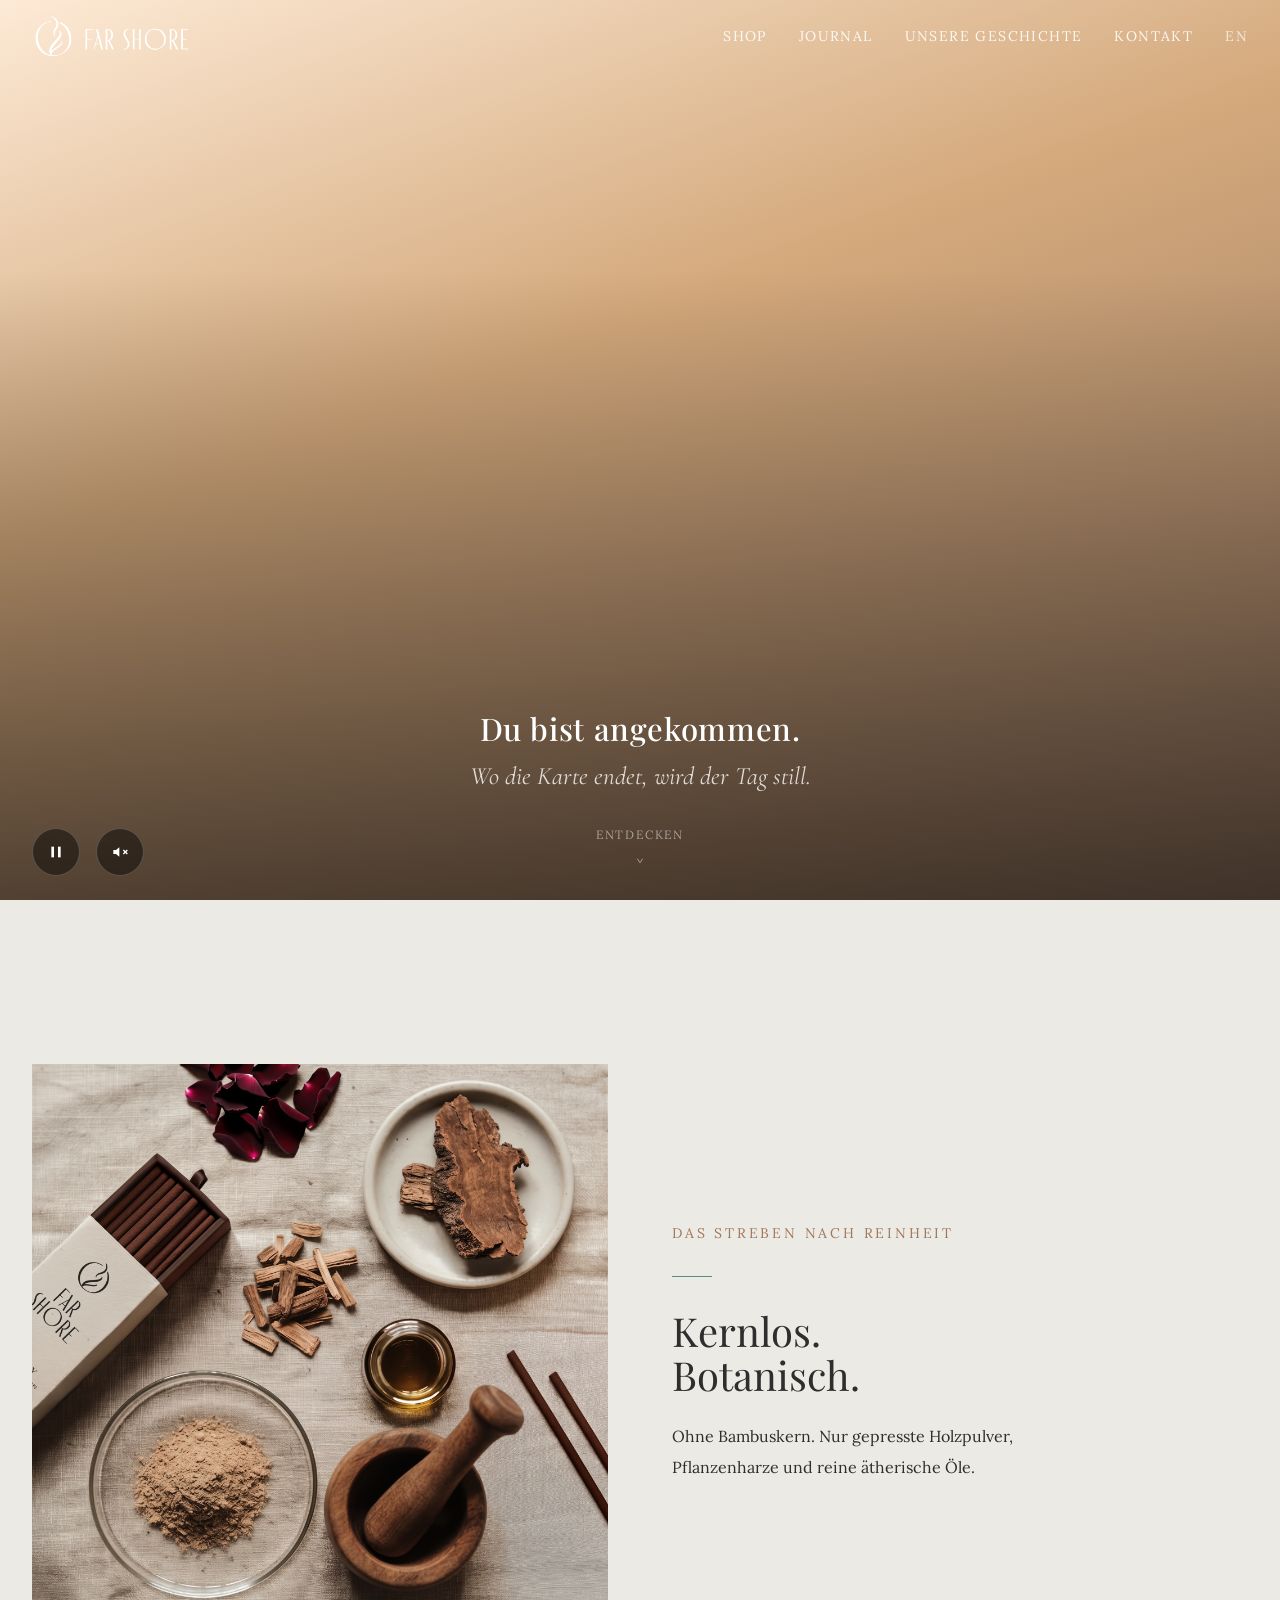
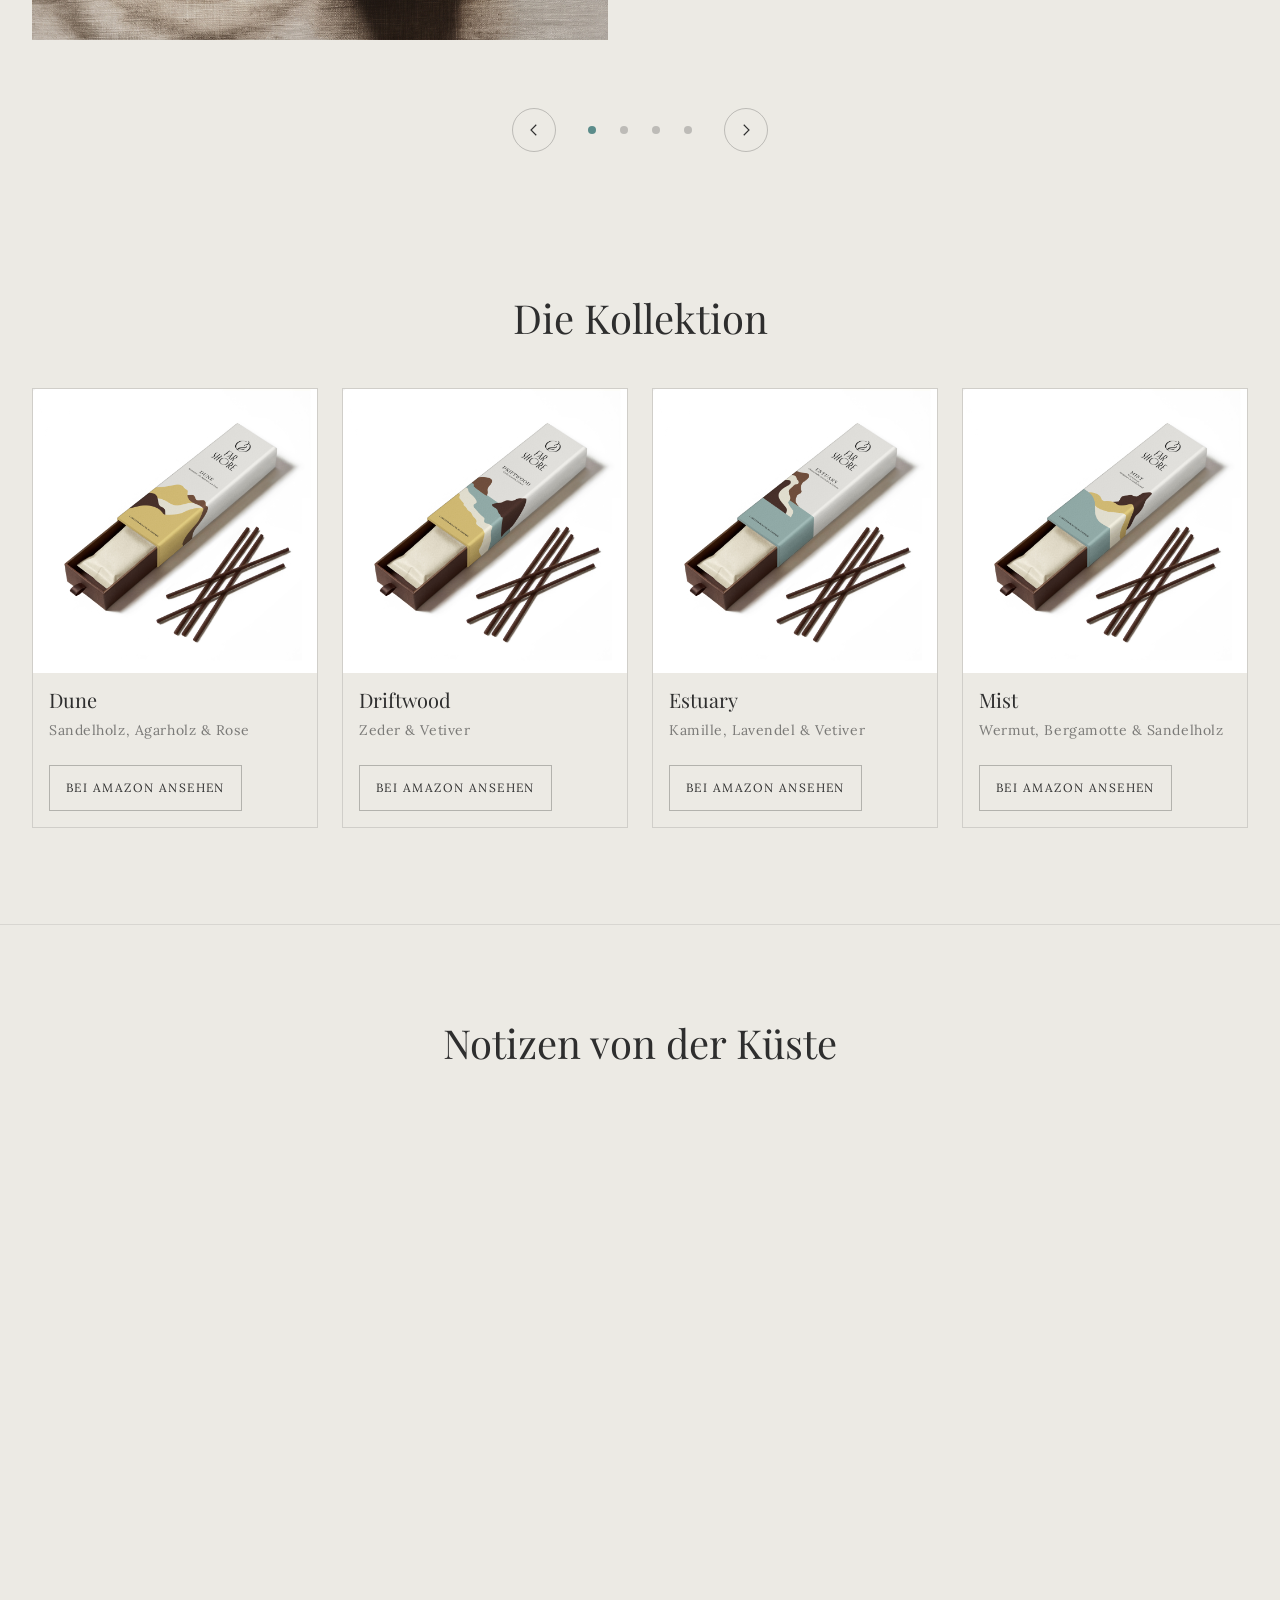
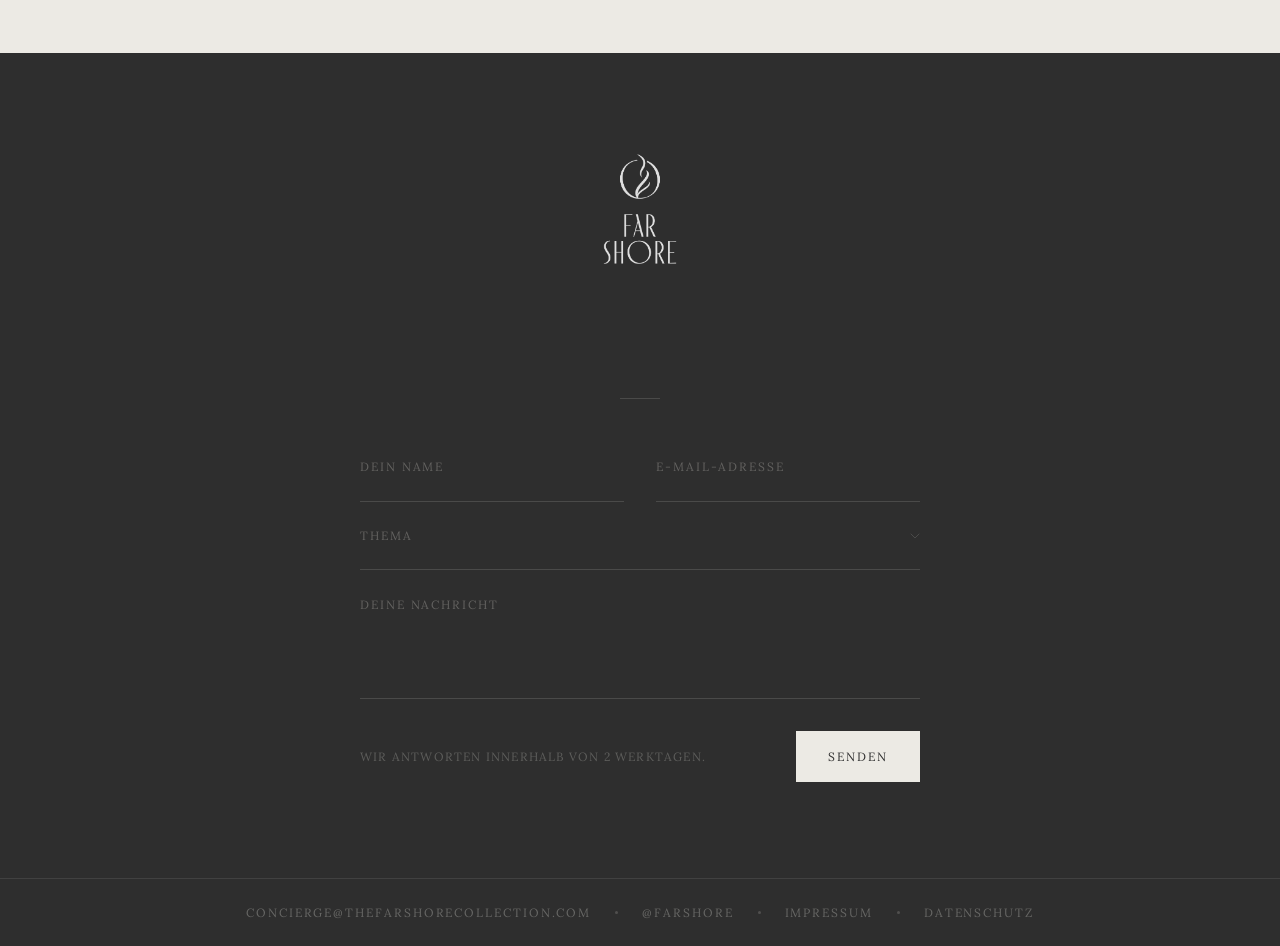
<file: index.html>
<!doctype html>
<html lang="de">
  <head>
    <meta charset="UTF-8" />
    <meta name="viewport" content="width=device-width, initial-scale=1.0" />
    <meta
      name="description"
      content="Far Shore — Erstklassiges kernloses Naturräucherwerk. Eine 30-minütige Auszeit für den Geist."
    />
    <title>Far Shore - Premium Natural Incense</title>

    <!-- Favicon -->
    <link rel="icon" type="image/png" href="/images/logo/logo_symbol.png" />

    <!-- Fonts -->
    <link rel="preconnect" href="https://fonts.googleapis.com" />
    <link rel="preconnect" href="https://fonts.gstatic.com" crossorigin />
    <link
      href="https://fonts.googleapis.com/css2?family=Playfair+Display:ital,wght@0,400;0,500;1,400&family=Cormorant+Garamond:ital,wght@0,300;1,300;1,400&family=Lora:ital,wght@0,400;0,500;1,400&display=swap"
      rel="stylesheet"
    />

    <!-- CSS -->
    <link rel="stylesheet" href="/css/reset.css" />
    <link rel="stylesheet" href="/css/tokens.css" />
    <link rel="stylesheet" href="/css/typography.css" />
    <link rel="stylesheet" href="/css/layout.css" />
    <link rel="stylesheet" href="/css/animations.css" />
    <link rel="stylesheet" href="/css/nav.css?v=4" />
    <link rel="stylesheet" href="/css/hero.css" />
    <link rel="stylesheet" href="/css/ritual.css" />
    <link rel="stylesheet" href="/css/carousel.css" />
    <link rel="stylesheet" href="/css/collection.css" />
    <link rel="stylesheet" href="/css/journal.css" />
    <link rel="stylesheet" href="/css/contact.css" />
    <link rel="stylesheet" href="/css/footer.css" />
  </head>
  <body>
    <!-- ─────────────────────────────────────────
       NAV
  ───────────────────────────────────────── -->
    <nav class="site-nav" role="navigation" data-i18n-aria="nav.aria">
      <div class="site-nav__inner">
        <a href="/" class="site-nav__wordmark" aria-label="Far Shore home">
          <img
            src="/images/logo/logo_horizontal.png"
            alt="Far Shore"
            class="site-nav__logo"
          />
        </a>

        <ul class="site-nav__links" role="list">
          <li>
            <a
              class="site-nav__link"
              data-scroll-to="collection"
              data-i18n="nav.shop"
            ></a>
          </li>
          <li>
            <a
              class="site-nav__link"
              data-scroll-to="journal"
              data-i18n="nav.journal"
            ></a>
          </li>
          <li>
            <a
              class="site-nav__link"
              data-scroll-to="ritual"
              data-i18n="nav.story"
            ></a>
          </li>
          <li>
            <a
              class="site-nav__link"
              data-scroll-to="contact"
              data-i18n="nav.contact"
            ></a>
          </li>
          <li><button class="lang-toggle" id="langToggle">EN</button></li>
        </ul>

        <button
          class="site-nav__hamburger"
          data-i18n-aria="nav.open"
          aria-expanded="false"
        >
          <span></span>
          <span></span>
          <span></span>
        </button>
      </div>
    </nav>

    <!-- Mobile overlay menu -->
    <div
      class="site-nav__overlay"
      role="dialog"
      aria-modal="true"
      aria-label="Navigationsmenü"
    >
      <button class="site-nav__overlay-close" data-i18n-aria="nav.close">
        &times;
      </button>
      <nav>
        <a
          href="#collection"
          class="site-nav__overlay-link"
          data-i18n="nav.shop"
        ></a>
        <a
          href="#journal"
          class="site-nav__overlay-link"
          data-i18n="nav.journal"
        ></a>
        <a
          href="#ritual"
          class="site-nav__overlay-link"
          data-i18n="nav.story"
        ></a>
        <a
          href="#contact"
          class="site-nav__overlay-link"
          data-i18n="nav.contact"
        ></a>
      </nav>
      <button class="lang-toggle lang-toggle--overlay" id="langToggleOverlay">
        EN
      </button>
    </div>

    <!-- ─────────────────────────────────────────
       HERO
  ───────────────────────────────────────── -->
    <section class="hero" aria-label="Hero">
      <video class="hero__video" autoplay muted playsinline aria-hidden="true">
        <source src="/video/home.mp4" type="video/mp4" />
      </video>

      <!-- Fallback gradient shown when no video -->
      <div class="hero__video-fallback" aria-hidden="true"></div>

      <!-- Video controls — bottom left -->
      <div class="hero__controls">
        <button
          class="hero__ctrl-btn"
          id="heroPlay"
          data-i18n-aria="hero.play.aria"
        >
          <!-- Play icon (shown when paused) -->
          <svg
            class="hero__ctrl-icon hero__ctrl-icon--play"
            viewBox="0 0 24 24"
            fill="currentColor"
            aria-hidden="true"
          >
            <polygon points="6,4 20,12 6,20" />
          </svg>
          <!-- Pause icon (shown when playing) -->
          <svg
            class="hero__ctrl-icon hero__ctrl-icon--pause"
            viewBox="0 0 24 24"
            fill="currentColor"
            aria-hidden="true"
          >
            <rect x="5" y="4" width="4" height="16" />
            <rect x="15" y="4" width="4" height="16" />
          </svg>
        </button>
        <button
          class="hero__ctrl-btn"
          id="heroMute"
          data-i18n-aria="hero.mute.aria"
        >
          <!-- Muted icon (shown when muted) -->
          <svg
            class="hero__ctrl-icon hero__ctrl-icon--muted"
            viewBox="0 0 24 24"
            fill="none"
            stroke="currentColor"
            stroke-width="2"
            aria-hidden="true"
          >
            <polygon
              points="11,5 6,9 2,9 2,15 6,15 11,19"
              fill="currentColor"
              stroke="none"
            />
            <line x1="23" y1="9" x2="17" y2="15" />
            <line x1="17" y1="9" x2="23" y2="15" />
          </svg>
          <!-- Unmuted icon (shown when sound is on) -->
          <svg
            class="hero__ctrl-icon hero__ctrl-icon--unmuted"
            viewBox="0 0 24 24"
            fill="none"
            stroke="currentColor"
            stroke-width="2"
            aria-hidden="true"
          >
            <polygon
              points="11,5 6,9 2,9 2,15 6,15 11,19"
              fill="currentColor"
              stroke="none"
            />
            <path d="M15.54 8.46a5 5 0 0 1 0 7.07" />
            <path d="M19.07 4.93a10 10 0 0 1 0 14.14" />
          </svg>
        </button>
      </div>

      <!-- Text content — bottom of video -->
      <div class="hero__content">
        <h1 class="hero__headline" data-i18n="hero.headline"></h1>
        <p class="hero__poetry" data-i18n="hero.poetry"></p>
        <a
          href="#collection"
          class="hero__scroll-down"
          data-i18n-aria="hero.scroll.aria"
        >
          <span data-i18n="hero.scroll"></span>
          <svg
            viewBox="0 0 16 24"
            stroke-width="1.5"
            fill="none"
            stroke="currentColor"
            aria-hidden="true"
          >
            <polyline points="4,10 8,16 12,10" />
          </svg>
        </a>
      </div>
    </section>

    <!-- ─────────────────────────────────────────
       THE RITUAL
  ───────────────────────────────────────── -->
    <section class="ritual" id="ritual" aria-label="Das Ritual">
      <div class="carousel" data-carousel aria-label="Das Ritual">
        <!--
          To add a slide: copy one <div class="carousel__slide">…</div> block below
          and change the image, label, heading and text. Arrows and dots update automatically.
        -->
        <div class="carousel__track">
          <!-- Slide 1 -->
          <div class="carousel__slide">
            <div class="ritual__inner">
              <!-- Left: parallax image -->
              <div class="ritual__image-wrap">
                <img
                  class="ritual__image-base"
                  src="/images/carousel/slide-1.jpg"
                  alt="Far Shore ingredient transparency"
                />
              </div>

              <!-- Right: text -->
              <div class="ritual__text reveal reveal--right">
                <span
                  class="ritual__label"
                  data-i18n="ritual.slide1.label"
                ></span>
                <div class="ritual__divider" aria-hidden="true"></div>
                <h5
                  class="ritual__heading"
                  data-i18n="ritual.slide1.heading"
                ></h5>
                <p class="ritual__body" data-i18n="ritual.slide1.body"></p>
              </div>
            </div>
          </div>

          <!-- Slide 2 -->
          <div class="carousel__slide">
            <div class="ritual__inner">
              <div class="ritual__image-wrap">
                <img
                  class="ritual__image-base"
                  src="/images/carousel/slide-2.jpg"
                  data-i18n-alt="ritual.slide2.alt"
                  loading="lazy"
                />
              </div>
              <div class="ritual__text reveal reveal--right">
                <span
                  class="ritual__label"
                  data-i18n="ritual.slide2.label"
                ></span>
                <div class="ritual__divider" aria-hidden="true"></div>
                <h5
                  class="ritual__heading"
                  data-i18n="ritual.slide2.heading"
                ></h5>
                <p class="ritual__body" data-i18n="ritual.slide2.body"></p>
              </div>
            </div>
          </div>

          <!-- Slide 3 -->
          <div class="carousel__slide">
            <div class="ritual__inner">
              <div class="ritual__image-wrap">
                <img
                  class="ritual__image-base"
                  src="/images/carousel/slide-3.jpg"
                  data-i18n-alt="ritual.slide3.alt"
                  loading="lazy"
                />
              </div>
              <div class="ritual__text reveal reveal--right">
                <span
                  class="ritual__label"
                  data-i18n="ritual.slide3.label"
                ></span>
                <div class="ritual__divider" aria-hidden="true"></div>
                <h5
                  class="ritual__heading"
                  data-i18n="ritual.slide3.heading"
                ></h5>
                <p class="ritual__body" data-i18n="ritual.slide3.body"></p>
              </div>
            </div>
          </div>

          <!-- Slide 4 -->
          <div class="carousel__slide">
            <div class="ritual__inner">
              <div class="ritual__image-wrap">
                <img
                  class="ritual__image-base"
                  src="/images/carousel/slide-4.jpg"
                  data-i18n-alt="ritual.slide4.alt"
                  loading="lazy"
                />
              </div>
              <div class="ritual__text reveal reveal--right">
                <span
                  class="ritual__label"
                  data-i18n="ritual.slide4.label"
                ></span>
                <div class="ritual__divider" aria-hidden="true"></div>
                <h5
                  class="ritual__heading"
                  data-i18n="ritual.slide4.heading"
                ></h5>
                <p class="ritual__body" data-i18n="ritual.slide4.body"></p>
              </div>
            </div>
          </div>
        </div>
      </div>
    </section>

    <!-- ─────────────────────────────────────────
       THE COLLECTION
  ───────────────────────────────────────── -->
    <section class="collection" id="collection" aria-label="Die Kollektion">
      <div class="collection__inner">
        <h2 class="section-heading reveal" data-i18n="collection.heading"></h2>

        <div class="collection__grid stagger">
          <!-- Dune -->
          <article class="product-card reveal">
            <div class="product-card__image-wrap">
              <img src="/images/products/dune.jpg" alt="Dune" />
            </div>
            <div class="product-card__body">
              <h3 class="product-card__name">Dune</h3>
              <p class="product-card__notes" data-i18n="product.dune.notes"></p>
              <a
                class="product-card__cta"
                href="https://www.amazon.de/dp/B0HKR51VRP"
                target="_blank"
                rel="noopener noreferrer"
                data-i18n="product.add_to_cart"
              ></a>
            </div>
          </article>

          <!-- Driftwood -->
          <article class="product-card reveal">
            <div class="product-card__image-wrap">
              <img src="/images/products/driftwood.jpg" alt="Driftwood" />
            </div>
            <div class="product-card__body">
              <h3 class="product-card__name">Driftwood</h3>
              <p
                class="product-card__notes"
                data-i18n="product.driftwood.notes"
              ></p>
              <a
                class="product-card__cta"
                href="https://www.amazon.de/dp/B0HK24SSRL"
                target="_blank"
                rel="noopener noreferrer"
                data-i18n="product.add_to_cart"
              ></a>
            </div>
          </article>

          <!-- Estuary -->
          <article class="product-card reveal">
            <div class="product-card__image-wrap">
              <img src="/images/products/estuary.jpg" alt="Estuary" />
            </div>
            <div class="product-card__body">
              <h3 class="product-card__name">Estuary</h3>
              <p
                class="product-card__notes"
                data-i18n="product.estuary.notes"
              ></p>
              <!-- TODO: replace with the Estuary product listing once live -->
              <a
                class="product-card__cta"
                href="https://www.amazon.de/dp/B0HMLMRZ73"
                target="_blank"
                rel="noopener noreferrer"
                data-i18n="product.add_to_cart"
              ></a>
            </div>
          </article>

          <!-- Mist -->
          <article class="product-card reveal">
            <div class="product-card__image-wrap">
              <img src="/images/products/mist.jpg" alt="Mist" />
            </div>
            <div class="product-card__body">
              <h3 class="product-card__name">Mist</h3>
              <p class="product-card__notes" data-i18n="product.mist.notes"></p>
              <a
                class="product-card__cta"
                href="https://www.amazon.de/dp/B0HKRL8SJ6"
                target="_blank"
                rel="noopener noreferrer"
                data-i18n="product.add_to_cart"
              ></a>
            </div>
          </article>
        </div>
      </div>
    </section>

    <!-- ─────────────────────────────────────────
       THE JOURNAL
  ───────────────────────────────────────── -->
    <section class="journal" id="journal" aria-label="Journal">
      <div class="journal__inner">
        <h2 class="section-heading reveal" data-i18n="journal.heading"></h2>

        <div class="journal__grid stagger">
          <!-- Card 1 — Brand story -->
          <article class="journal-card reveal">
            <div class="journal-card__image-wrap">
              <img
                src="/images/journal/die-ferne-kueste/hero.jpg"
                alt="Die ferne Küste"
              />
            </div>
            <div class="journal-card__body">
              <h3
                class="journal-card__title"
                data-i18n="journal.card1.title"
              ></h3>
              <p
                class="journal-card__excerpt"
                data-i18n="journal.card1.excerpt"
              ></p>
              <a
                href="/journal/die-ferne-kueste/"
                class="journal-card__read-more"
                data-i18n="journal.read_more"
              ></a>
            </div>
          </article>

          <!-- Card 2 — Value proposition -->
          <article class="journal-card reveal">
            <div class="journal-card__image-wrap">
              <img
                src="/images/journal/kernloses-raeucherwerk/inline-1.jpeg"
                alt="Kernlos. Botanisch."
              />
            </div>
            <div class="journal-card__body">
              <h3
                class="journal-card__title"
                data-i18n="journal.card2.title"
              ></h3>
              <p
                class="journal-card__excerpt"
                data-i18n="journal.card2.excerpt"
              ></p>
              <a
                href="/journal/kernloses-raeucherwerk/"
                class="journal-card__read-more"
                data-i18n="journal.read_more"
              ></a>
            </div>
          </article>

          <!-- Card 3 — Heritage & craftsmanship -->
          <article class="journal-card reveal">
            <div class="journal-card__image-wrap">
              <img
                src="/images/journal/handwerk-raeucherwerk/hero.jpg"
                alt="Handwerk"
              />
            </div>
            <div class="journal-card__body">
              <h3
                class="journal-card__title"
                data-i18n="journal.card3.title"
              ></h3>
              <p
                class="journal-card__excerpt"
                data-i18n="journal.card3.excerpt"
              ></p>
              <a
                href="/journal/handwerk-raeucherwerk/"
                class="journal-card__read-more"
                data-i18n="journal.read_more"
              ></a>
            </div>
          </article>

          <!-- Card 4 — The ritual -->
          <article class="journal-card reveal">
            <div class="journal-card__image-wrap">
              <img
                src="/images/journal/far-shore-ritual/hero.jpg"
                alt="Das Far Shore Ritual"
              />
            </div>
            <div class="journal-card__body">
              <h3
                class="journal-card__title"
                data-i18n="journal.card4.title"
              ></h3>
              <p
                class="journal-card__excerpt"
                data-i18n="journal.card4.excerpt"
              ></p>
              <a
                href="/journal/far-shore-ritual/"
                class="journal-card__read-more"
                data-i18n="journal.read_more"
              ></a>
            </div>
          </article>
        </div>
      </div>
    </section>

    <!-- ─────────────────────────────────────────
       CONTACT
  ───────────────────────────────────────── -->
    <section class="contact" id="contact" aria-label="Kontakt">
      <div class="contact__inner">
        <img
          src="/images/logo/logo_vertical.png"
          alt="Far Shore"
          class="contact__logo"
        />

        <h3 class="contact__headline reveal" data-i18n="contact.headline"></h3>
        <p class="contact__poetry reveal" data-i18n="contact.poetry"></p>

        <div class="contact__divider" aria-hidden="true"></div>

        <!-- Form and success message share one spot; the message replaces the form in place -->
        <div class="contact__stage">
          <form class="contact__form" id="contactForm" novalidate>
            <div class="contact__hp" aria-hidden="true">
              <input
                type="text"
                name="_honey"
                tabindex="-1"
                autocomplete="off"
              />
            </div>

            <div class="contact__row">
              <div class="contact__field">
                <input
                  type="text"
                  name="name"
                  data-i18n-placeholder="contact.name.placeholder"
                  required
                  autocomplete="name"
                />
              </div>
              <div class="contact__field">
                <input
                  type="email"
                  name="email"
                  data-i18n-placeholder="contact.email.placeholder"
                  required
                  autocomplete="email"
                />
              </div>
            </div>

            <div class="contact__field" style="position: relative">
              <select name="topic" id="topicSelect" required>
                <option
                  value=""
                  disabled
                  selected
                  data-i18n="contact.topic.default"
                ></option>
                <option value="order" data-i18n="contact.topic.order"></option>
                <option
                  value="wholesale"
                  data-i18n="contact.topic.wholesale"
                ></option>
                <option value="press" data-i18n="contact.topic.press"></option>
                <option
                  value="general"
                  data-i18n="contact.topic.general"
                ></option>
              </select>
              <svg
                class="contact__select-arrow"
                width="10"
                height="6"
                viewBox="0 0 10 6"
                fill="none"
                aria-hidden="true"
              >
                <path
                  d="M1 1L5 5L9 1"
                  stroke="rgba(236,234,228,0.5)"
                  stroke-width="1"
                  stroke-linecap="round"
                />
              </svg>
            </div>

            <div class="contact__field">
              <textarea
                name="message"
                data-i18n-placeholder="contact.msg.placeholder"
                required
              ></textarea>
            </div>

            <div class="contact__actions">
              <span class="contact__note" data-i18n="contact.note"></span>
              <button
                type="submit"
                class="contact__submit"
                data-i18n="contact.submit"
              ></button>
            </div>
          </form>

          <div class="contact__success" id="contactSuccess" aria-live="polite">
            <div class="contact__divider" style="margin-inline: auto"></div>
            <p data-i18n="contact.success"></p>
          </div>
        </div>
      </div>
    </section>

    <footer class="slim-footer" id="footer" role="contentinfo">
      <div class="slim-footer__inner">
        <a
          href="mailto:concierge@thefarshorecollection.com"
          class="slim-footer__link"
          >concierge@thefarshorecollection.com</a
        >
        <div class="slim-footer__dot" aria-hidden="true"></div>
        <a
          href="https://instagram.com"
          target="_blank"
          rel="noopener"
          class="slim-footer__link"
          >@farshore</a
        >
        <div class="slim-footer__dot" aria-hidden="true"></div>
        <a href="/impressum/" class="slim-footer__link">Impressum</a>
        <div class="slim-footer__dot" aria-hidden="true"></div>
        <a href="/datenschutz/" class="slim-footer__link">Datenschutz</a>
      </div>
    </footer>

    <!-- JS -->
    <script type="module" src="/js/i18n.js"></script>
    <script type="module" src="/js/scrollTo.js"></script>
    <script type="module">
      import { sendForm } from "/js/form-service.js";
      import { t } from "/js/i18n.js";

      const form = document.getElementById("contactForm");
      const success = document.getElementById("contactSuccess");
      const select = document.getElementById("topicSelect");

      if (select) {
        select.addEventListener("change", () => {
          select.classList.toggle("has-value", select.value !== "");
        });
      }

      if (form) {
        const submitBtn = form.querySelector(".contact__submit");
        const error = document.createElement("p");
        error.className = "contact__error";
        error.setAttribute("role", "alert");
        error.hidden = true;
        form.appendChild(error);

        form.addEventListener("submit", async (e) => {
          e.preventDefault();
          // form.name is the form's own name attribute, so use elements.namedItem
          const name = form.elements.namedItem("name").value.trim();
          const email = form.elements.namedItem("email").value.trim();
          const message = form.elements.namedItem("message").value.trim();
          if (!form.checkValidity() || !name || !email || !message) {
            form.reportValidity();
            return;
          }

          error.hidden = true;
          submitBtn.disabled = true;
          submitBtn.textContent = "…";

          try {
            const topic = select.options[select.selectedIndex].text.trim();
            await sendForm(
              { Name: name, "E-Mail": email, Thema: topic, Nachricht: message },
              {
                subject: `Kontaktanfrage: ${topic} – ${name}`,
                replyTo: email,
                honeypot: form.elements.namedItem("_honey").value,
              },
            );

            form.classList.add("is-sent");
            success.classList.add("is-visible");
          } catch (err) {
            console.error("Contact form:", err);
            error.innerHTML = t("contact.error");
            error.hidden = false;
          } finally {
            submitBtn.disabled = false;
            submitBtn.textContent = t("contact.submit");
          }
        });
      }
    </script>
    <script type="module">
      const heroVideo = document.querySelector(".hero__video");
      const playBtn = document.getElementById("heroPlay");
      const muteBtn = document.getElementById("heroMute");

      if (heroVideo) {
        heroVideo.addEventListener("ended", () => {
          playBtn?.classList.add("is-paused");
          setTimeout(() => {
            heroVideo.currentTime = 0;
            heroVideo.play();
            playBtn?.classList.remove("is-paused");
          }, 10000);
        });
      }

      if (heroVideo && playBtn && muteBtn) {
        playBtn.addEventListener("click", () => {
          if (heroVideo.paused) {
            heroVideo.play();
            playBtn.classList.remove("is-paused");
          } else {
            heroVideo.pause();
            playBtn.classList.add("is-paused");
          }
        });

        muteBtn.addEventListener("click", () => {
          if (heroVideo.muted) {
            heroVideo.muted = false;
            muteBtn.classList.add("is-unmuted");
          } else {
            heroVideo.muted = true;
            muteBtn.classList.remove("is-unmuted");
          }
        });
      }
    </script>
    <script type="module" src="/js/nav.js"></script>
    <script type="module" src="/js/parallax.js"></script>
    <script type="module" src="/js/carousel.js"></script>
    <script type="module" src="/js/scroll-reveal.js"></script>
  </body>
</html>
</file>
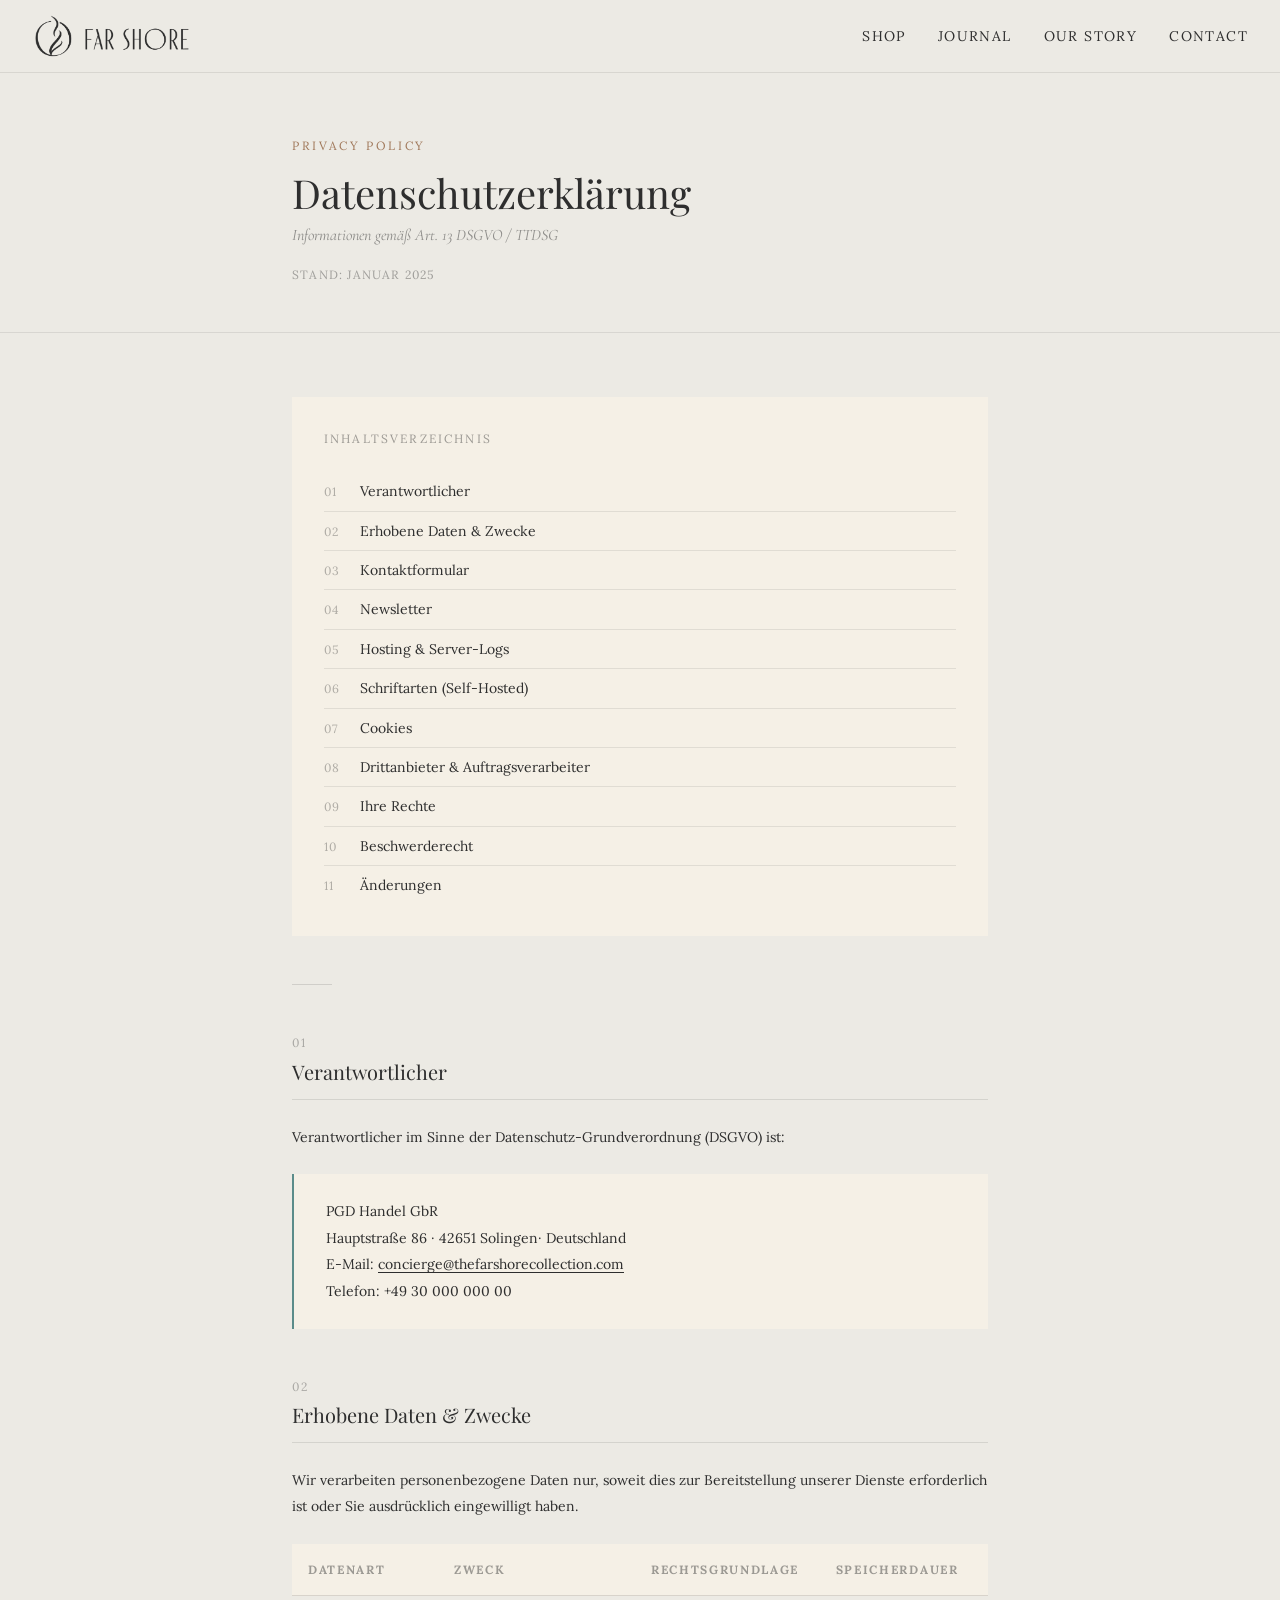
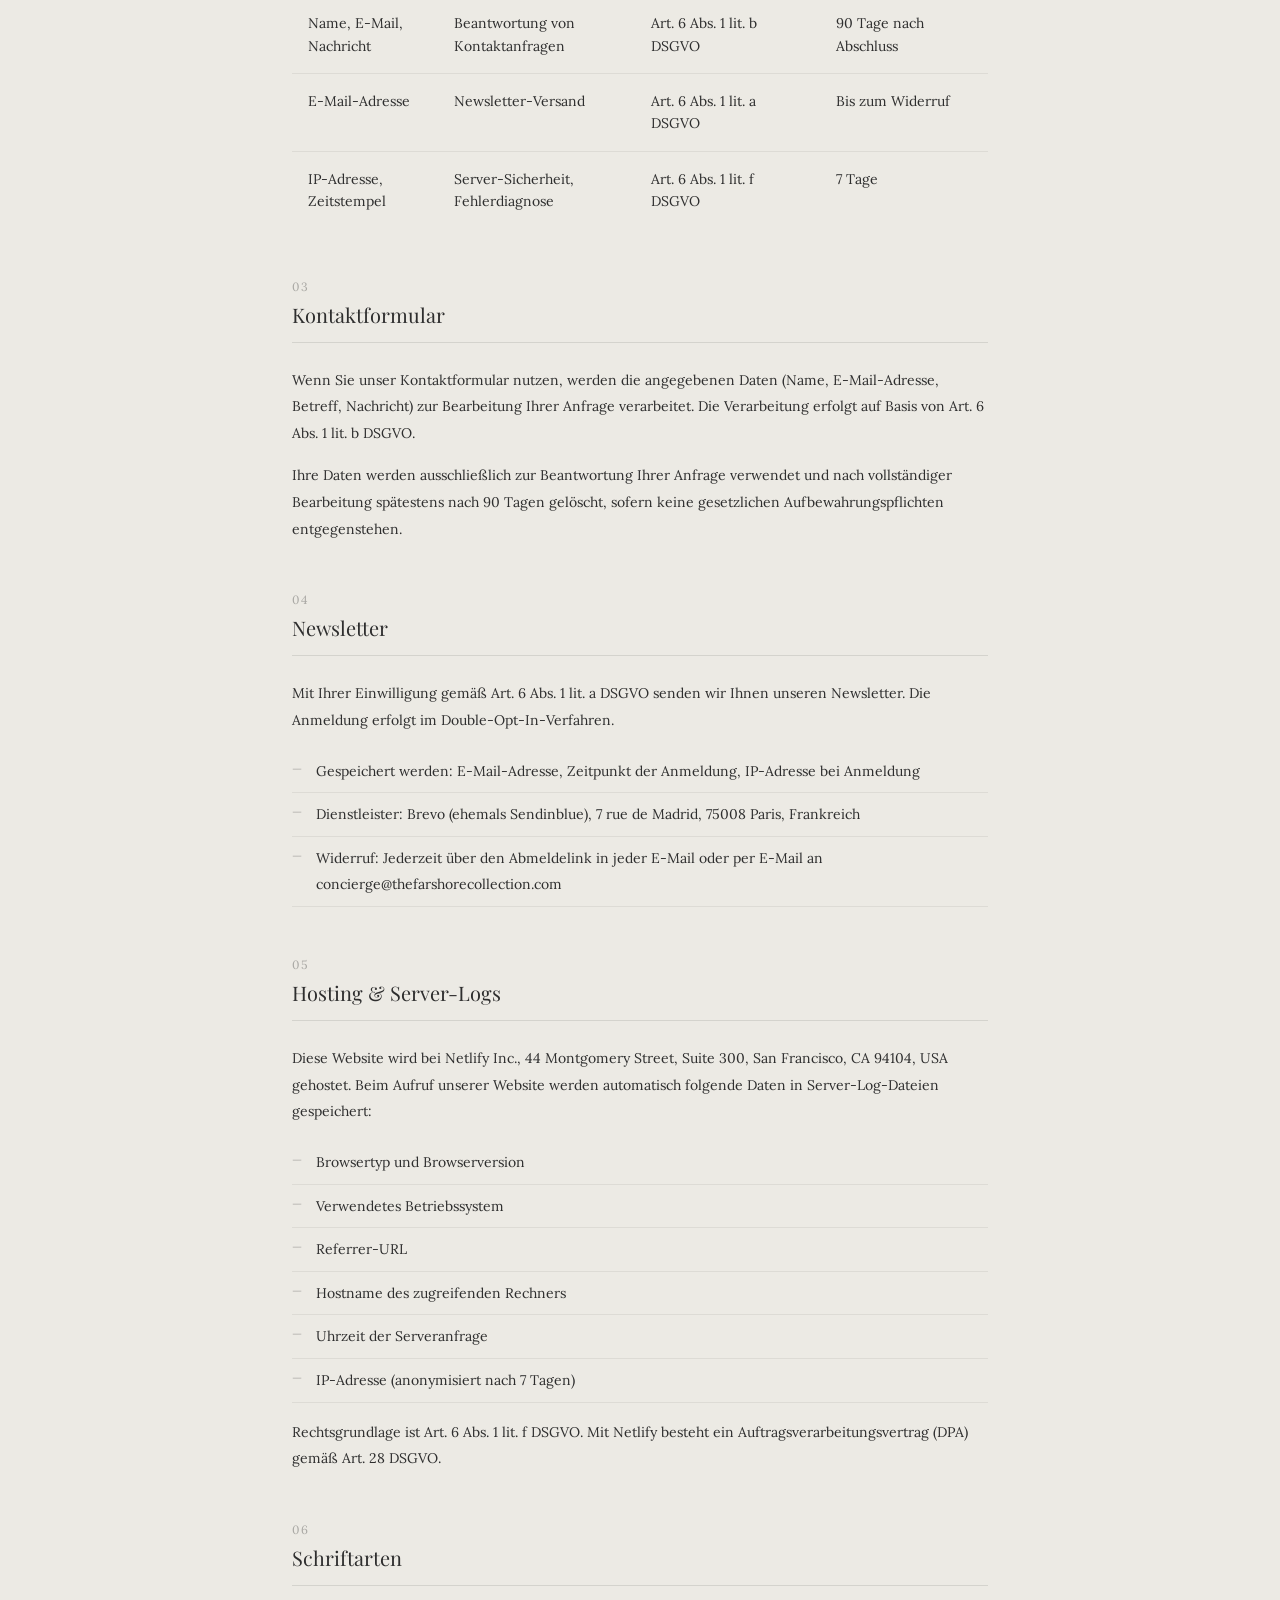
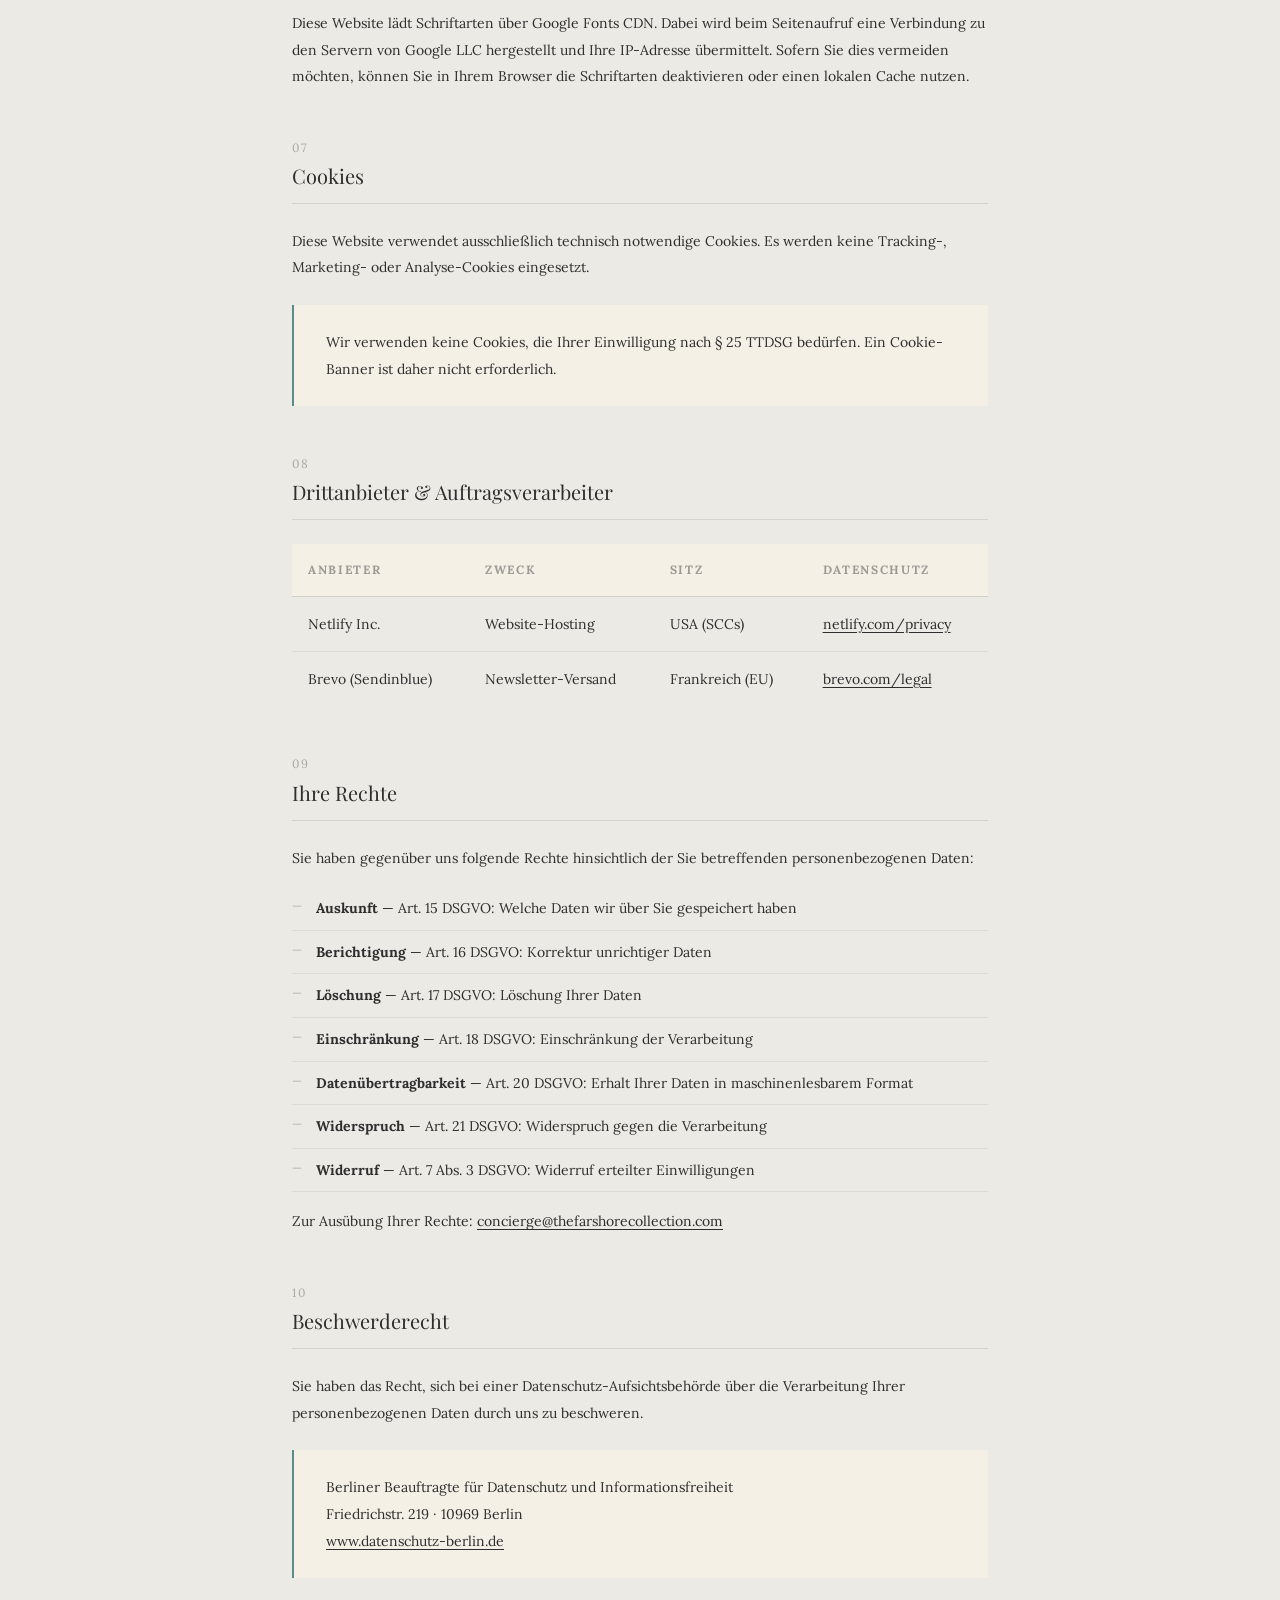
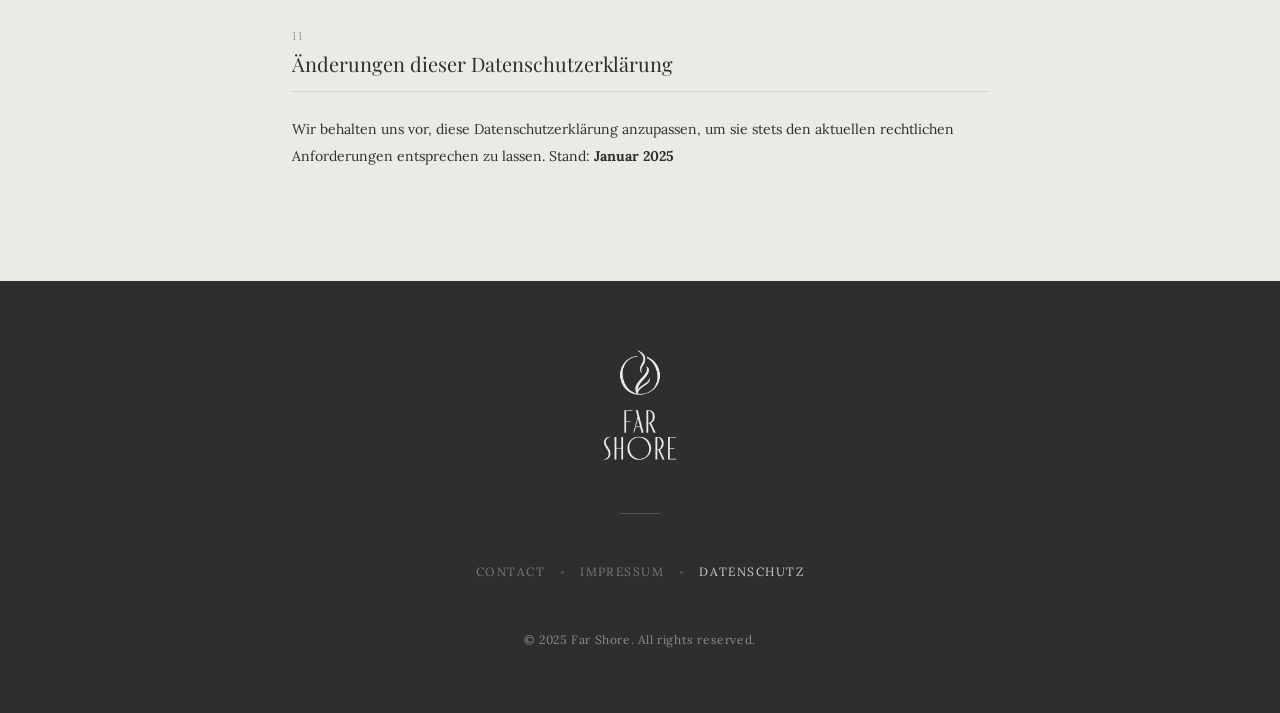
<file: datenschutz/index.html>
<!DOCTYPE html>
<html lang="de">
<head>
  <meta charset="UTF-8">
  <meta name="viewport" content="width=device-width, initial-scale=1.0">
  <meta name="description" content="Datenschutzerklärung — Far Shore. Informationen gemäß Art. 13 DSGVO.">
  <title>Datenschutz — Far Shore</title>

  <link rel="icon" type="image/png" href="/images/logo/logo_symbol.png">
  <link rel="preconnect" href="https://fonts.googleapis.com">
  <link rel="preconnect" href="https://fonts.gstatic.com" crossorigin>
  <link href="https://fonts.googleapis.com/css2?family=Playfair+Display:ital,wght@0,400;0,500;1,400&family=Cormorant+Garamond:ital,wght@0,300;1,300;1,400&family=Lora:ital,wght@0,400;0,500;1,400&display=swap" rel="stylesheet">

  <link rel="stylesheet" href="/css/reset.css">
  <link rel="stylesheet" href="/css/tokens.css">
  <link rel="stylesheet" href="/css/typography.css">
  <link rel="stylesheet" href="/css/layout.css">
  <link rel="stylesheet" href="/css/animations.css">
  <link rel="stylesheet" href="/css/nav.css">
  <link rel="stylesheet" href="/css/footer.css">
  <link rel="stylesheet" href="/css/legal.css">
</head>
<body>

  <!-- NAV -->
  <nav class="site-nav site-nav--scrolled" role="navigation" aria-label="Main navigation">
    <div class="site-nav__inner">
      <a href="/" class="site-nav__wordmark" aria-label="Far Shore home">
        <img src="/images/logo/logo_horizontal.png" alt="Far Shore" class="site-nav__logo">
      </a>
     <ul class="site-nav__links" role="list">
        <li><a href="/#collection" class="site-nav__link">Shop</a></li>
        <li><a href="/#journal" class="site-nav__link">Journal</a></li>
        <li><a href="/#ritual" class="site-nav__link">Our Story</a></li>
        <li><a href="/#contact" class="site-nav__link">Contact</a></li>
      </ul>
      <button class="site-nav__hamburger" aria-label="Open menu">
        <span></span><span></span><span></span>
      </button>
    </div>
  </nav>

  <div class="site-nav__overlay" role="dialog" aria-modal="true" aria-label="Navigation menu">
    <button class="site-nav__overlay-close" aria-label="Close menu">&times;</button>
    <nav>
      <a href="/#collection" class="site-nav__overlay-link">Shop</a>
      <a href="/#journal" class="site-nav__overlay-link">Journal</a>
      <a href="/#ritual" class="site-nav__overlay-link">Our Story</a>
      <a href="/#contact" class="site-nav__overlay-link">Contact</a>
    </nav>
  </div>


  <!-- HEADER -->
  <header class="legal-hero">
    <div class="legal-hero__inner">
      <span class="legal-hero__label">Privacy Policy</span>
      <h1 class="legal-hero__title">Datenschutzerklärung</h1>
      <p class="legal-hero__subtitle">Informationen gemäß Art. 13 DSGVO / TTDSG</p>
      <p class="legal-hero__meta">Stand: Januar 2025</p>
    </div>
  </header>


  <!-- BODY -->
  <main class="legal-body" id="main-content">
    <div class="legal-body__inner">

      <!-- TOC -->
      <nav class="legal-toc" aria-label="Inhaltsverzeichnis">
        <span class="legal-toc__label">Inhaltsverzeichnis</span>
        <ol>
          <li><a href="#s1">Verantwortlicher</a></li>
          <li><a href="#s2">Erhobene Daten &amp; Zwecke</a></li>
          <li><a href="#s3">Kontaktformular</a></li>
          <li><a href="#s4">Newsletter</a></li>
          <li><a href="#s5">Hosting &amp; Server-Logs</a></li>
          <li><a href="#s6">Schriftarten (Self-Hosted)</a></li>
          <li><a href="#s7">Cookies</a></li>
          <li><a href="#s8">Drittanbieter &amp; Auftragsverarbeiter</a></li>
          <li><a href="#s9">Ihre Rechte</a></li>
          <li><a href="#s10">Beschwerderecht</a></li>
          <li><a href="#s11">Änderungen</a></li>
        </ol>
      </nav>

      <div class="legal-divider" aria-hidden="true"></div>

      <!-- 1 -->
      <section class="legal-section" id="s1">
        <span class="legal-section__number">01</span>
        <h2 class="legal-section__title">Verantwortlicher</h2>
        <p>Verantwortlicher im Sinne der Datenschutz-Grundverordnung (DSGVO) ist:</p>
        <div class="legal-highlight">
          <p>PGD Handel GbR<br>
          Hauptstraße 86 · 42651 Solingen· Deutschland<br>
          E-Mail: <a href="mailto:concierge@thefarshorecollection.com">concierge@thefarshorecollection.com</a><br>
          Telefon: +49 30 000 000 00</p>
        </div>
      </section>

      <!-- 2 -->
      <section class="legal-section" id="s2">
        <span class="legal-section__number">02</span>
        <h2 class="legal-section__title">Erhobene Daten &amp; Zwecke</h2>
        <p>Wir verarbeiten personenbezogene Daten nur, soweit dies zur Bereitstellung unserer Dienste erforderlich ist oder Sie ausdrücklich eingewilligt haben.</p>
        <div class="legal-table-wrap">
          <table class="legal-table">
            <thead>
              <tr>
                <th>Datenart</th>
                <th>Zweck</th>
                <th>Rechtsgrundlage</th>
                <th>Speicherdauer</th>
              </tr>
            </thead>
            <tbody>
              <tr>
                <td>Name, E-Mail, Nachricht</td>
                <td>Beantwortung von Kontaktanfragen</td>
                <td>Art. 6 Abs. 1 lit. b DSGVO</td>
                <td>90 Tage nach Abschluss</td>
              </tr>
              <tr>
                <td>E-Mail-Adresse</td>
                <td>Newsletter-Versand</td>
                <td>Art. 6 Abs. 1 lit. a DSGVO</td>
                <td>Bis zum Widerruf</td>
              </tr>
              <tr>
                <td>IP-Adresse, Zeitstempel</td>
                <td>Server-Sicherheit, Fehlerdiagnose</td>
                <td>Art. 6 Abs. 1 lit. f DSGVO</td>
                <td>7 Tage</td>
              </tr>
            </tbody>
          </table>
        </div>
      </section>

      <!-- 3 -->
      <section class="legal-section" id="s3">
        <span class="legal-section__number">03</span>
        <h2 class="legal-section__title">Kontaktformular</h2>
        <p>Wenn Sie unser Kontaktformular nutzen, werden die angegebenen Daten (Name, E-Mail-Adresse, Betreff, Nachricht) zur Bearbeitung Ihrer Anfrage verarbeitet. Die Verarbeitung erfolgt auf Basis von Art. 6 Abs. 1 lit. b DSGVO.</p>
        <p>Ihre Daten werden ausschließlich zur Beantwortung Ihrer Anfrage verwendet und nach vollständiger Bearbeitung spätestens nach 90 Tagen gelöscht, sofern keine gesetzlichen Aufbewahrungspflichten entgegenstehen.</p>
      </section>

      <!-- 4 -->
      <section class="legal-section" id="s4">
        <span class="legal-section__number">04</span>
        <h2 class="legal-section__title">Newsletter</h2>
        <p>Mit Ihrer Einwilligung gemäß Art. 6 Abs. 1 lit. a DSGVO senden wir Ihnen unseren Newsletter. Die Anmeldung erfolgt im Double-Opt-In-Verfahren.</p>
        <ul class="legal-list">
          <li>Gespeichert werden: E-Mail-Adresse, Zeitpunkt der Anmeldung, IP-Adresse bei Anmeldung</li>
          <li>Dienstleister: Brevo (ehemals Sendinblue), 7 rue de Madrid, 75008 Paris, Frankreich</li>
          <li>Widerruf: Jederzeit über den Abmeldelink in jeder E-Mail oder per E-Mail an concierge@thefarshorecollection.com</li>
        </ul>
      </section>

      <!-- 5 -->
      <section class="legal-section" id="s5">
        <span class="legal-section__number">05</span>
        <h2 class="legal-section__title">Hosting &amp; Server-Logs</h2>
        <p>Diese Website wird bei Netlify Inc., 44 Montgomery Street, Suite 300, San Francisco, CA 94104, USA gehostet. Beim Aufruf unserer Website werden automatisch folgende Daten in Server-Log-Dateien gespeichert:</p>
        <ul class="legal-list">
          <li>Browsertyp und Browserversion</li>
          <li>Verwendetes Betriebssystem</li>
          <li>Referrer-URL</li>
          <li>Hostname des zugreifenden Rechners</li>
          <li>Uhrzeit der Serveranfrage</li>
          <li>IP-Adresse (anonymisiert nach 7 Tagen)</li>
        </ul>
        <p>Rechtsgrundlage ist Art. 6 Abs. 1 lit. f DSGVO. Mit Netlify besteht ein Auftragsverarbeitungsvertrag (DPA) gemäß Art. 28 DSGVO.</p>
      </section>

      <!-- 6 -->
      <section class="legal-section" id="s6">
        <span class="legal-section__number">06</span>
        <h2 class="legal-section__title">Schriftarten</h2>
        <p>Diese Website lädt Schriftarten über Google Fonts CDN. Dabei wird beim Seitenaufruf eine Verbindung zu den Servern von Google LLC hergestellt und Ihre IP-Adresse übermittelt. Sofern Sie dies vermeiden möchten, können Sie in Ihrem Browser die Schriftarten deaktivieren oder einen lokalen Cache nutzen.</p>
      </section>

      <!-- 7 -->
      <section class="legal-section" id="s7">
        <span class="legal-section__number">07</span>
        <h2 class="legal-section__title">Cookies</h2>
        <p>Diese Website verwendet ausschließlich technisch notwendige Cookies. Es werden keine Tracking-, Marketing- oder Analyse-Cookies eingesetzt.</p>
        <div class="legal-highlight">
          <p>Wir verwenden keine Cookies, die Ihrer Einwilligung nach § 25 TTDSG bedürfen. Ein Cookie-Banner ist daher nicht erforderlich.</p>
        </div>
      </section>

      <!-- 8 -->
      <section class="legal-section" id="s8">
        <span class="legal-section__number">08</span>
        <h2 class="legal-section__title">Drittanbieter &amp; Auftragsverarbeiter</h2>
        <div class="legal-table-wrap">
        <table class="legal-table">
          <thead>
            <tr>
              <th>Anbieter</th>
              <th>Zweck</th>
              <th>Sitz</th>
              <th>Datenschutz</th>
            </tr>
          </thead>
          <tbody>
            <tr>
              <td>Netlify Inc.</td>
              <td>Website-Hosting</td>
              <td>USA (SCCs)</td>
              <td><a href="https://www.netlify.com/privacy/" target="_blank" rel="noopener">netlify.com/privacy</a></td>
            </tr>
            <tr>
              <td>Brevo (Sendinblue)</td>
              <td>Newsletter-Versand</td>
              <td>Frankreich (EU)</td>
              <td><a href="https://www.brevo.com/de/legal/privacypolicy/" target="_blank" rel="noopener">brevo.com/legal</a></td>
            </tr>
          </tbody>
        </table>
        </div>
      </section>

      <!-- 9 -->
      <section class="legal-section" id="s9">
        <span class="legal-section__number">09</span>
        <h2 class="legal-section__title">Ihre Rechte</h2>
        <p>Sie haben gegenüber uns folgende Rechte hinsichtlich der Sie betreffenden personenbezogenen Daten:</p>
        <ul class="legal-list">
          <li><strong>Auskunft</strong> — Art. 15 DSGVO: Welche Daten wir über Sie gespeichert haben</li>
          <li><strong>Berichtigung</strong> — Art. 16 DSGVO: Korrektur unrichtiger Daten</li>
          <li><strong>Löschung</strong> — Art. 17 DSGVO: Löschung Ihrer Daten</li>
          <li><strong>Einschränkung</strong> — Art. 18 DSGVO: Einschränkung der Verarbeitung</li>
          <li><strong>Datenübertragbarkeit</strong> — Art. 20 DSGVO: Erhalt Ihrer Daten in maschinenlesbarem Format</li>
          <li><strong>Widerspruch</strong> — Art. 21 DSGVO: Widerspruch gegen die Verarbeitung</li>
          <li><strong>Widerruf</strong> — Art. 7 Abs. 3 DSGVO: Widerruf erteilter Einwilligungen</li>
        </ul>
        <p>Zur Ausübung Ihrer Rechte: <a href="mailto:concierge@thefarshorecollection.com">concierge@thefarshorecollection.com</a></p>
      </section>

      <!-- 10 -->
      <section class="legal-section" id="s10">
        <span class="legal-section__number">10</span>
        <h2 class="legal-section__title">Beschwerderecht</h2>
        <p>Sie haben das Recht, sich bei einer Datenschutz-Aufsichtsbehörde über die Verarbeitung Ihrer personenbezogenen Daten durch uns zu beschweren.</p>
        <div class="legal-highlight">
          <p>Berliner Beauftragte für Datenschutz und Informationsfreiheit<br>
          Friedrichstr. 219 · 10969 Berlin<br>
          <a href="https://www.datenschutz-berlin.de" target="_blank" rel="noopener">www.datenschutz-berlin.de</a></p>
        </div>
      </section>

      <!-- 11 -->
      <section class="legal-section" id="s11">
        <span class="legal-section__number">11</span>
        <h2 class="legal-section__title">Änderungen dieser Datenschutzerklärung</h2>
        <p>Wir behalten uns vor, diese Datenschutzerklärung anzupassen, um sie stets den aktuellen rechtlichen Anforderungen entsprechen zu lassen. Stand: <strong>Januar 2025</strong></p>
      </section>

    </div>
  </main>


  <!-- FOOTER -->
  <footer class="site-footer" role="contentinfo">
    <div class="site-footer__inner">
      <div class="site-footer__wordmark">
        <img src="/images/logo/logo_vertical.png" alt="Far Shore" class="site-footer__logo">
      </div>
      <div class="site-footer__divider"></div>
      <nav class="site-footer__nav" aria-label="Legal navigation">
        <a href="/#contact" class="site-footer__nav-link">Contact</a>
        <span class="site-footer__nav-dot" aria-hidden="true"></span>
        <a href="/impressum/" class="site-footer__nav-link">Impressum</a>
        <span class="site-footer__nav-dot" aria-hidden="true"></span>
        <a href="/datenschutz/" class="site-footer__nav-link site-footer__nav-link--active">Datenschutz</a>
      </nav>
      <p class="site-footer__legal">&copy; 2025 Far Shore. All rights reserved.</p>
    </div>
  </footer>

  <script type="module" src="/js/nav.js"></script>
  <script type="module" src="/js/scroll-reveal.js"></script>
</body>
</html>
</file>
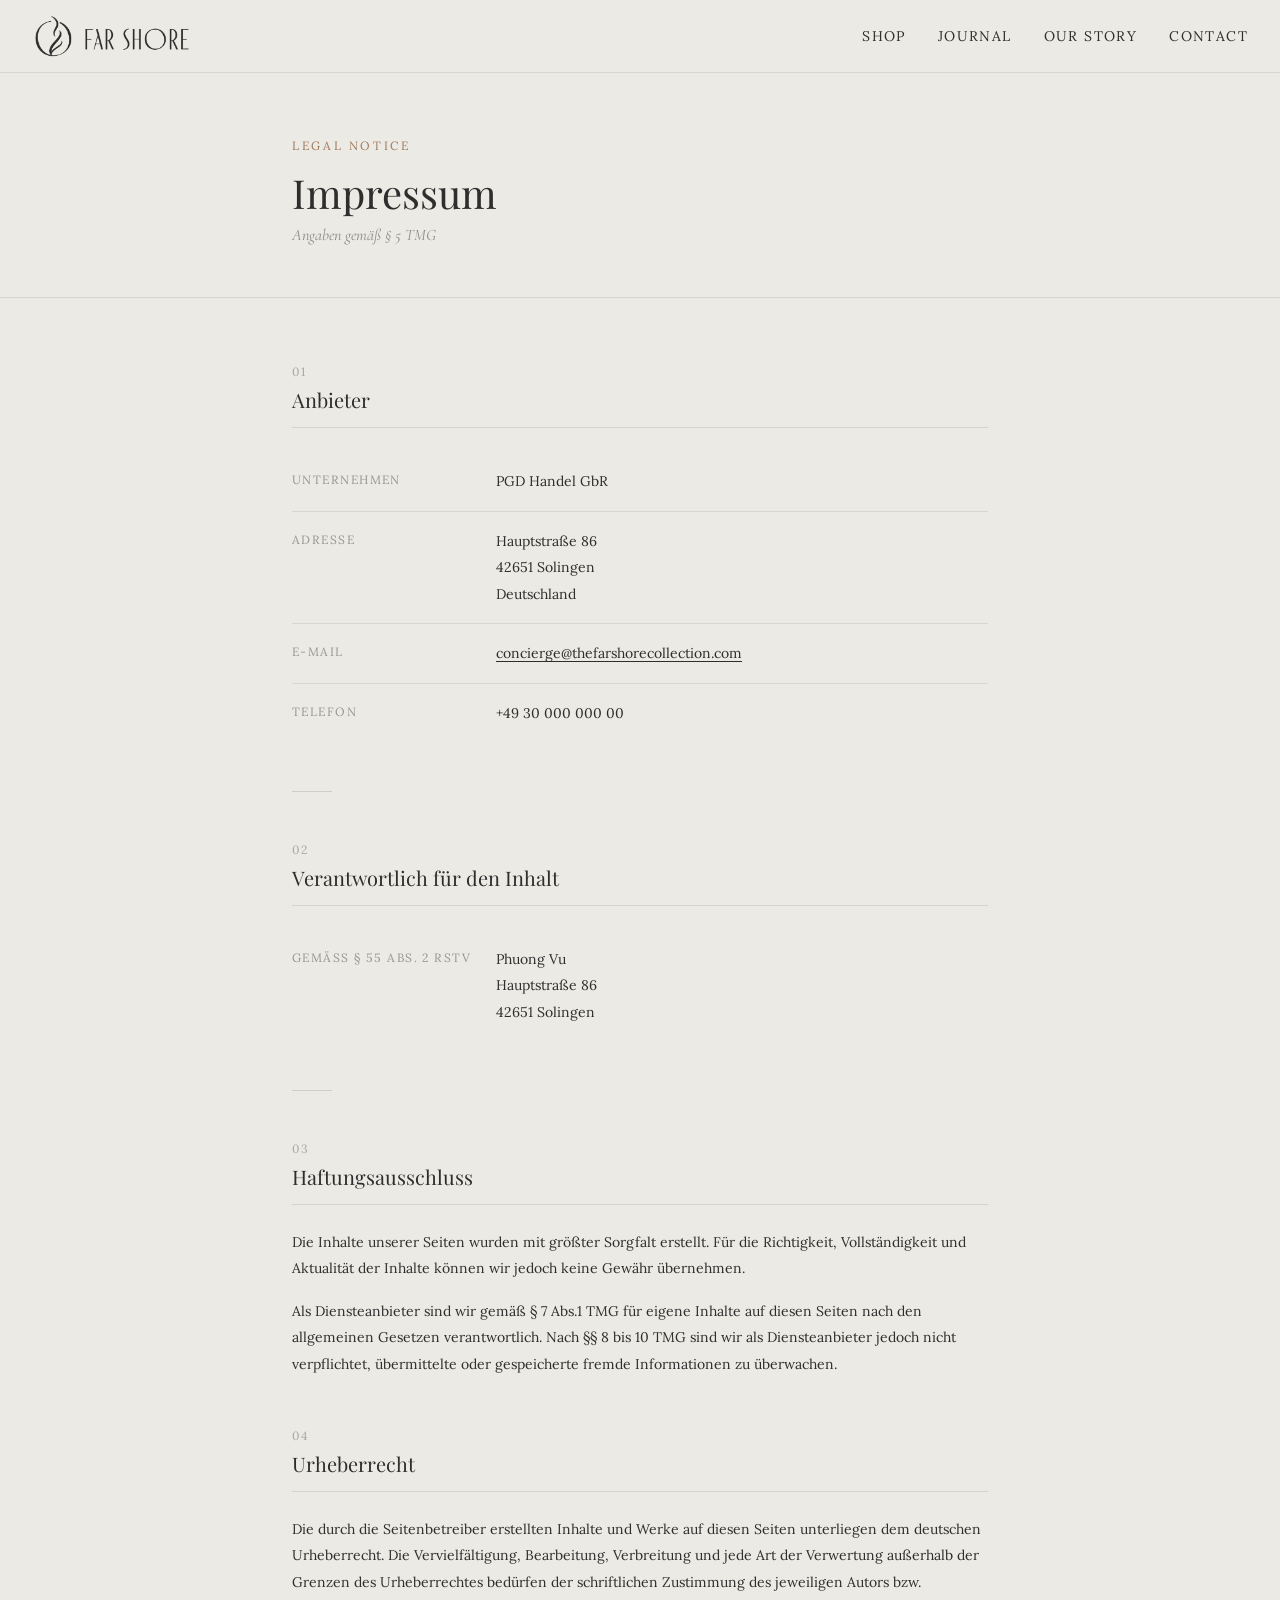
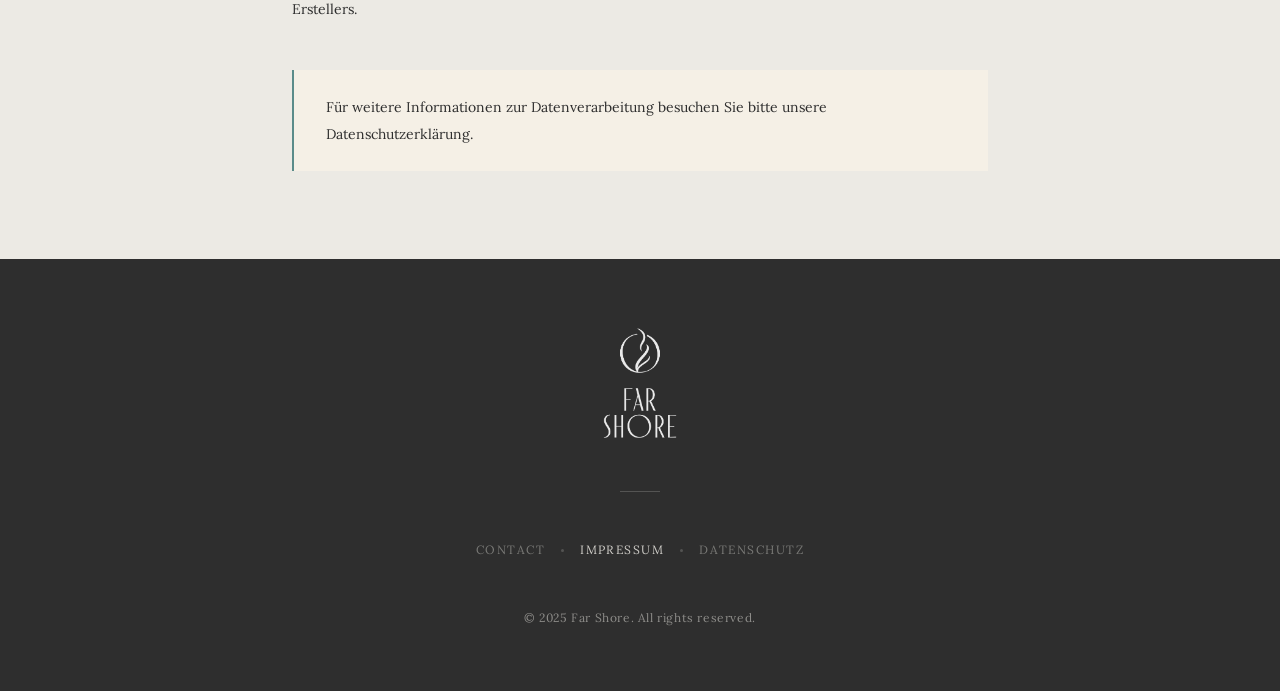
<file: impressum/index.html>
<!DOCTYPE html>
<html lang="de">
<head>
  <meta charset="UTF-8">
  <meta name="viewport" content="width=device-width, initial-scale=1.0">
  <meta name="description" content="Impressum — PGD Handel GbR. Angaben gemäß § 5 TMG.">
  <title>Impressum — Far Shore</title>

  <link rel="icon" type="image/png" href="/images/logo/logo_symbol.png">
  <link rel="preconnect" href="https://fonts.googleapis.com">
  <link rel="preconnect" href="https://fonts.gstatic.com" crossorigin>
  <link href="https://fonts.googleapis.com/css2?family=Playfair+Display:ital,wght@0,400;0,500;1,400&family=Cormorant+Garamond:ital,wght@0,300;1,300;1,400&family=Lora:ital,wght@0,400;0,500;1,400&display=swap" rel="stylesheet">

  <link rel="stylesheet" href="/css/reset.css">
  <link rel="stylesheet" href="/css/tokens.css">
  <link rel="stylesheet" href="/css/typography.css">
  <link rel="stylesheet" href="/css/layout.css">
  <link rel="stylesheet" href="/css/animations.css">
  <link rel="stylesheet" href="/css/nav.css">
  <link rel="stylesheet" href="/css/footer.css">
  <link rel="stylesheet" href="/css/legal.css">
</head>
<body>

  <!-- NAV -->
  <nav class="site-nav site-nav--scrolled" role="navigation" aria-label="Main navigation">
    <div class="site-nav__inner">
      <a href="/" class="site-nav__wordmark" aria-label="Far Shore home">
        <img src="/images/logo/logo_horizontal.png" alt="Far Shore" class="site-nav__logo">
      </a>
      <ul class="site-nav__links" role="list">
        <li><a href="/#collection" class="site-nav__link">Shop</a></li>
        <li><a href="/#journal" class="site-nav__link">Journal</a></li>
        <li><a href="/#ritual" class="site-nav__link">Our Story</a></li>
        <li><a href="/#contact" class="site-nav__link">Contact</a></li>
      </ul>
      <button class="site-nav__hamburger" aria-label="Open menu">
        <span></span><span></span><span></span>
      </button>
    </div>
  </nav>

  <div class="site-nav__overlay" role="dialog" aria-modal="true" aria-label="Navigation menu">
    <button class="site-nav__overlay-close" aria-label="Close menu">&times;</button>
    <nav>
      <a href="/#collection" class="site-nav__overlay-link">Shop</a>
      <a href="/#journal" class="site-nav__overlay-link">Journal</a>
      <a href="/#ritual" class="site-nav__overlay-link">Our Story</a>
      <a href="/#contact" class="site-nav__overlay-link">Contact</a>
    </nav>
  </div>


  <!-- HEADER -->
  <header class="legal-hero">
    <div class="legal-hero__inner">
      <span class="legal-hero__label">Legal Notice</span>
      <h1 class="legal-hero__title">Impressum</h1>
      <p class="legal-hero__subtitle">Angaben gemäß § 5 TMG</p>
    </div>
  </header>


  <!-- BODY -->
  <main class="legal-body" id="main-content">
    <div class="legal-body__inner">

      <!-- Company -->
      <section class="legal-section">
        <span class="legal-section__number">01</span>
        <h2 class="legal-section__title">Anbieter</h2>
        <div class="legal-row">
          <span class="legal-row__label">Unternehmen</span>
          <span class="legal-row__value">PGD Handel GbR</span>
        </div>
        <div class="legal-row">
          <span class="legal-row__label">Adresse</span>
          <span class="legal-row__value">Hauptstraße 86<br>42651 Solingen<br>Deutschland</span>
        </div>
        <div class="legal-row">
          <span class="legal-row__label">E-Mail</span>
          <span class="legal-row__value"><a href="mailto:concierge@thefarshorecollection.com">concierge@thefarshorecollection.com</a></span>
        </div>
        <div class="legal-row">
          <span class="legal-row__label">Telefon</span>
          <span class="legal-row__value">+49 30 000 000 00</span>
        </div>
      </section>

      <div class="legal-divider" aria-hidden="true"></div>

      <!-- Responsible person -->
      <section class="legal-section">
        <span class="legal-section__number">02</span>
        <h2 class="legal-section__title">Verantwortlich für den Inhalt</h2>
        <div class="legal-row">
          <span class="legal-row__label">Gemäß § 55 Abs. 2 RStV</span>
          <span class="legal-row__value">Phuong Vu<br>Hauptstraße 86 <br>42651 Solingen</span>
        </div>
      </section>

      <div class="legal-divider" aria-hidden="true"></div>

      <!-- Disclaimer -->
      <section class="legal-section">
        <span class="legal-section__number">03</span>
        <h2 class="legal-section__title">Haftungsausschluss</h2>
        <p>Die Inhalte unserer Seiten wurden mit größter Sorgfalt erstellt. Für die Richtigkeit, Vollständigkeit und Aktualität der Inhalte können wir jedoch keine Gewähr übernehmen.</p>
        <p>Als Diensteanbieter sind wir gemäß § 7 Abs.1 TMG für eigene Inhalte auf diesen Seiten nach den allgemeinen Gesetzen verantwortlich. Nach §§ 8 bis 10 TMG sind wir als Diensteanbieter jedoch nicht verpflichtet, übermittelte oder gespeicherte fremde Informationen zu überwachen.</p>
      </section>

      <section class="legal-section">
        <span class="legal-section__number">04</span>
        <h2 class="legal-section__title">Urheberrecht</h2>
        <p>Die durch die Seitenbetreiber erstellten Inhalte und Werke auf diesen Seiten unterliegen dem deutschen Urheberrecht. Die Vervielfältigung, Bearbeitung, Verbreitung und jede Art der Verwertung außerhalb der Grenzen des Urheberrechtes bedürfen der schriftlichen Zustimmung des jeweiligen Autors bzw. Erstellers.</p>
      </section>

      <div class="legal-highlight">
        <p>Für weitere Informationen zur Datenverarbeitung besuchen Sie bitte unsere
          <a href="/datenschutz/">Datenschutzerklärung</a>.
        </p>
      </div>

    </div>
  </main>


  <!-- FOOTER -->
  <footer class="site-footer" role="contentinfo">
    <div class="site-footer__inner">
      <div class="site-footer__wordmark">
        <img src="/images/logo/logo_vertical.png" alt="Far Shore" class="site-footer__logo">
      </div>
      <div class="site-footer__divider"></div>
      <nav class="site-footer__nav" aria-label="Legal navigation">
        <a href="/#contact" class="site-footer__nav-link">Contact</a>
        <span class="site-footer__nav-dot" aria-hidden="true"></span>
        <a href="/impressum/" class="site-footer__nav-link site-footer__nav-link--active">Impressum</a>
        <span class="site-footer__nav-dot" aria-hidden="true"></span>
        <a href="/datenschutz/" class="site-footer__nav-link">Datenschutz</a>
      </nav>
      <p class="site-footer__legal">&copy; 2025 Far Shore. All rights reserved.</p>
    </div>
  </footer>

  <script type="module" src="/js/nav.js"></script>
  <script type="module" src="/js/scroll-reveal.js"></script>
</body>
</html>
</file>
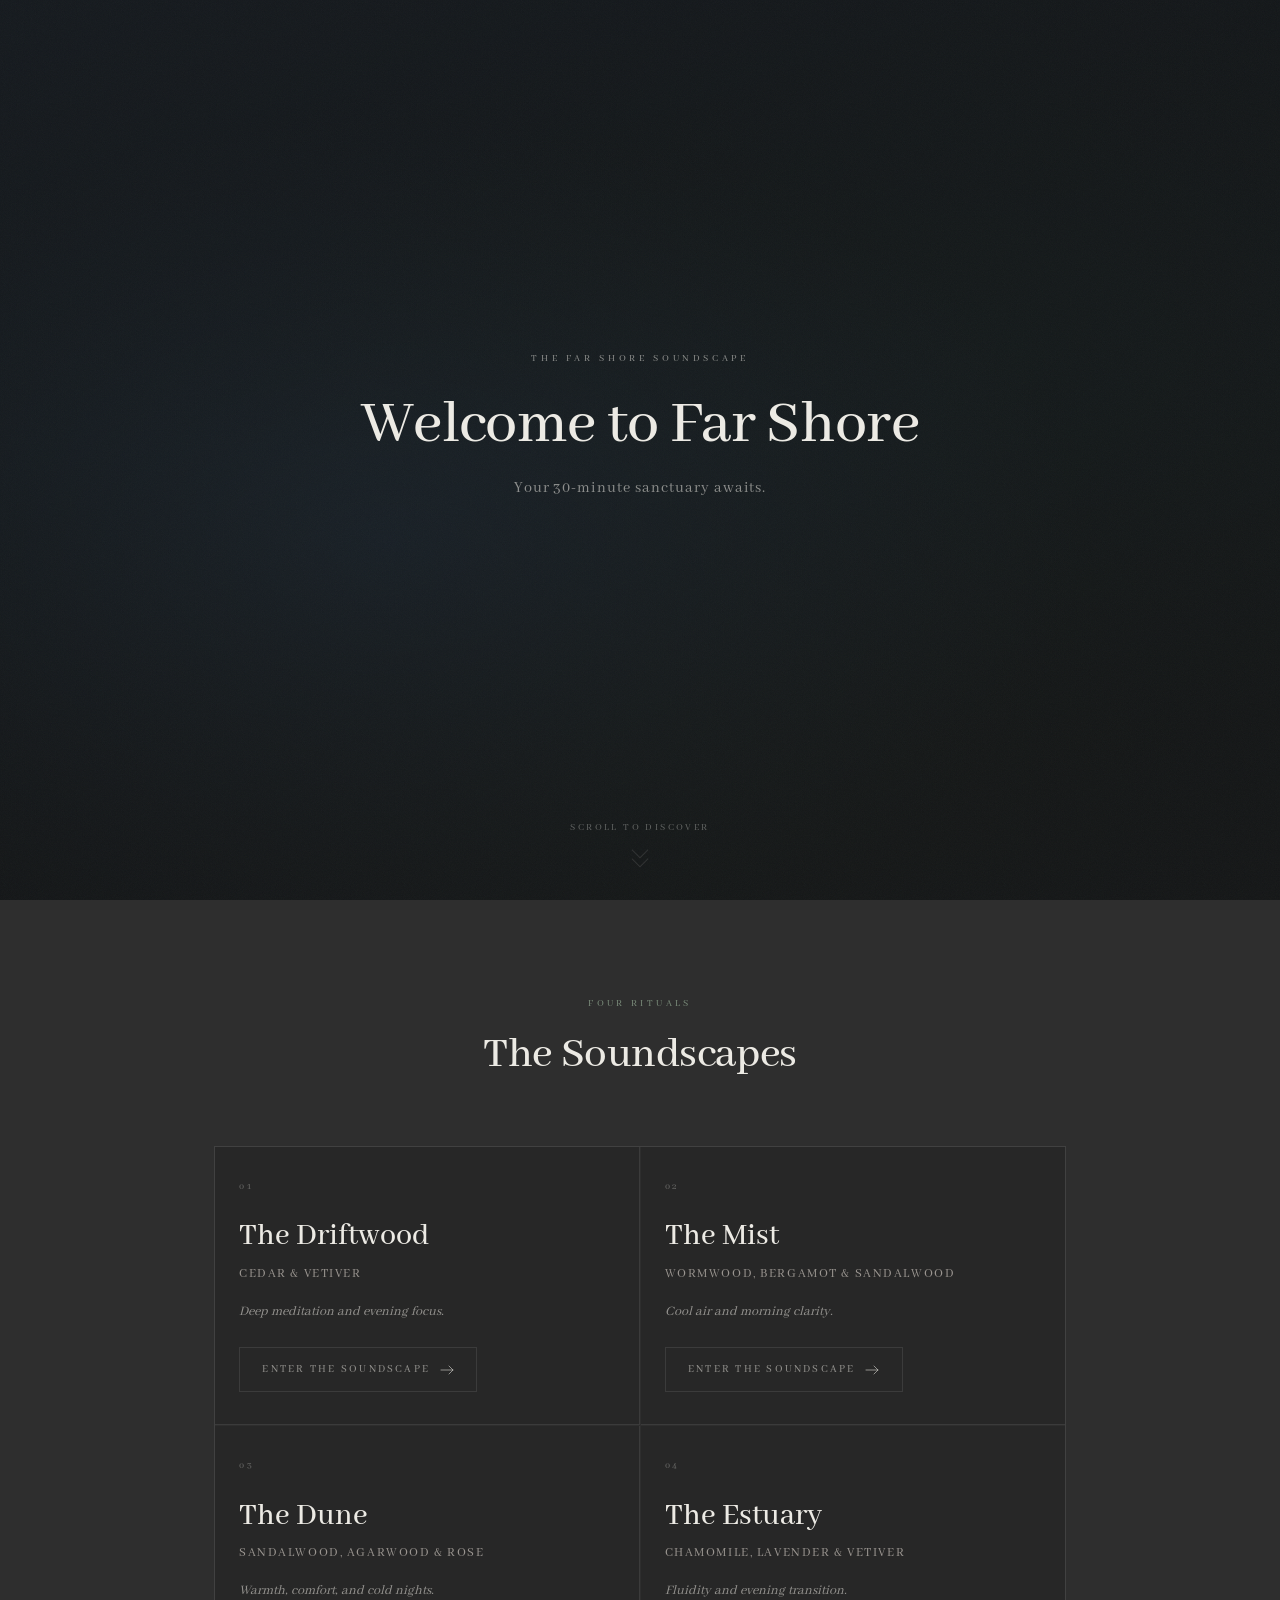
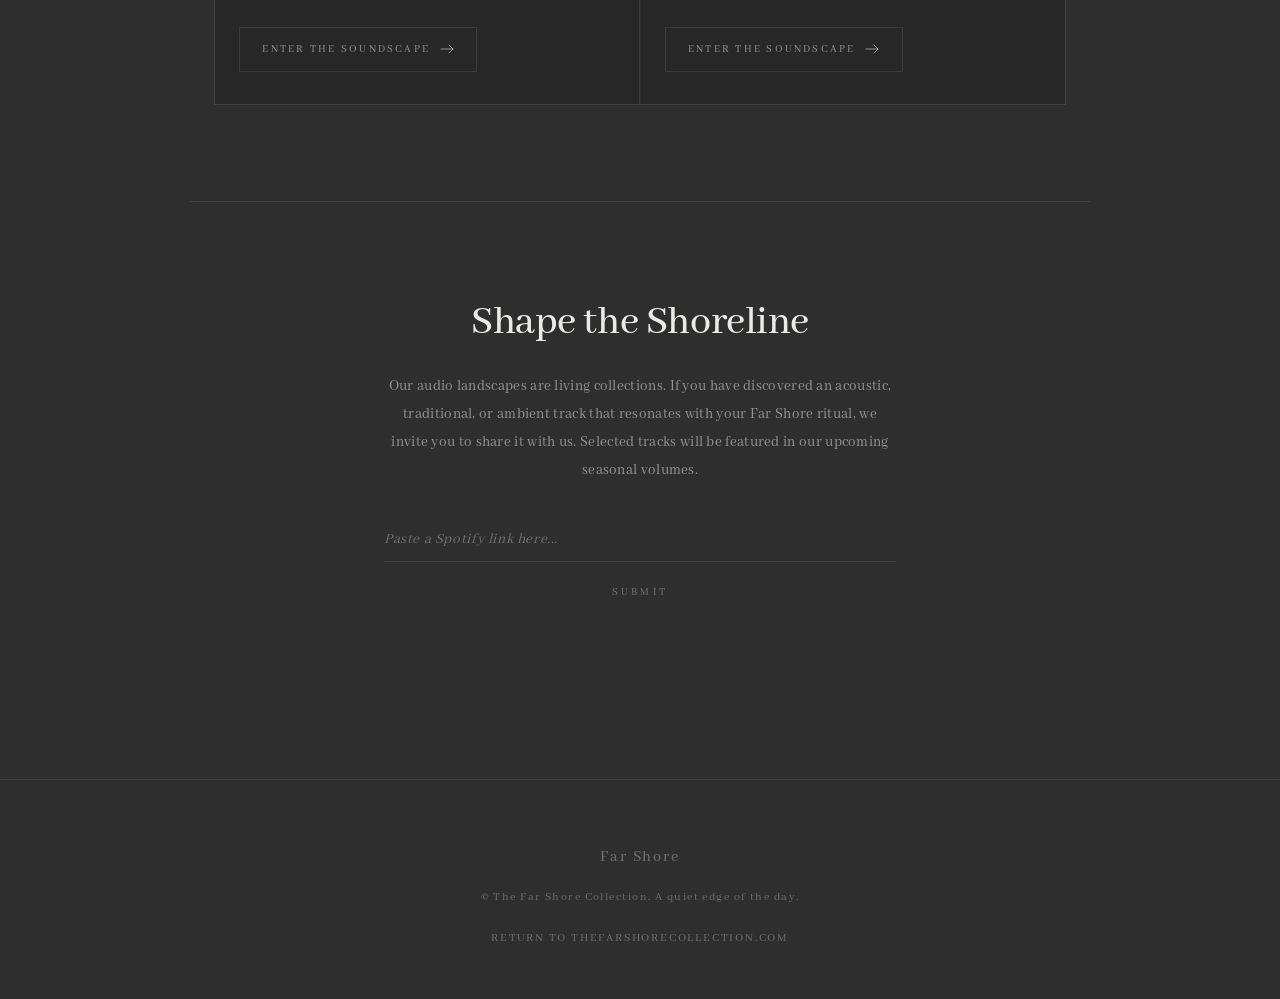
<file: soundscape/index.html>
<!doctype html>
<html lang="en">
  <head>
    <meta charset="UTF-8" />
    <meta name="viewport" content="width=device-width, initial-scale=1.0" />
    <title>The Far Shore Collection — Digital Lobby</title>
    <meta
      name="description"
      content="Your 30-minute sanctuary. Four audio rituals curated for the Far Shore experience."
    />
    <link rel="preconnect" href="https://fonts.googleapis.com" />
    <link rel="preconnect" href="https://fonts.gstatic.com" crossorigin />
    <link
      href="https://fonts.googleapis.com/css2?family=Abhaya+Libre:wght@400;500&display=swap"
      rel="stylesheet"
    />
    <style>
      /* ─── Reset ─────────────────────────────────────────────── */
      *,
      *::before,
      *::after {
        box-sizing: border-box;
        margin: 0;
        padding: 0;
      }
      html {
        scroll-behavior: smooth;
      }

      /* ─── Tokens ─────────────────────────────────────────────── */
      :root {
        --bg: #2e2e2e;
        --bg-card: #272727;
        --bg-card-hover: #343434;
        --text: #eceae4;
        --text-muted: rgba(236, 234, 228, 0.55);
        --text-subtle: rgba(236, 234, 228, 0.35);
        --border: rgba(236, 234, 228, 0.1);
        --border-hover: rgba(236, 234, 228, 0.22);
        --accent: #7a8c7a; /* deep olive */
        --accent-stone: #9a9590; /* muted stone */

        --font-serif: "Abhaya Libre", Georgia, serif;
        --font-sans: "Abhaya Libre", Georgia, serif;

        --ease-slow: cubic-bezier(0.25, 0.1, 0.25, 1);
        --ease-out: cubic-bezier(0, 0, 0.2, 1);

        --space-4: 1rem;
        --space-6: 1.5rem;
        --space-8: 2rem;
        --space-12: 3rem;
        --space-16: 4rem;
        --space-24: 6rem;
      }

      /* ─── Base ───────────────────────────────────────────────── */
      body {
        background-color: var(--bg);
        color: var(--text);
        font-family: var(--font-sans);
        font-weight: 400;
        line-height: 1.7;
        -webkit-font-smoothing: antialiased;
        -moz-osx-font-smoothing: grayscale;
        animation: pageFadeIn 2s var(--ease-out) both;
        overflow-x: hidden;
      }

      @keyframes pageFadeIn {
        from {
          opacity: 0;
        }
        to {
          opacity: 1;
        }
      }

      /* ─── Scroll Reveal ──────────────────────────────────────── */
      .reveal {
        opacity: 0;
        transform: translateY(28px);
        transition:
          opacity 1.8s var(--ease-out),
          transform 1.8s var(--ease-out);
      }
      .reveal.is-visible {
        opacity: 1;
        transform: translateY(0);
      }
      .reveal-delay-1 {
        transition-delay: 0.15s;
      }
      .reveal-delay-2 {
        transition-delay: 0.3s;
      }
      .reveal-delay-3 {
        transition-delay: 0.45s;
      }
      .reveal-delay-4 {
        transition-delay: 0.6s;
      }

      /* ─── Hero ───────────────────────────────────────────────── */
      .hero {
        position: relative;
        min-height: 100svh;
        min-height: 100vh;
        display: flex;
        flex-direction: column;
        align-items: center;
        justify-content: center;
        text-align: center;
        padding: var(--space-8) var(--space-6);
        overflow: hidden;
      }

      .hero__bg {
        position: absolute;
        inset: 0;
        background:
        /* dark overlay */
          linear-gradient(
            to bottom,
            rgba(20, 22, 24, 0.68) 0%,
            rgba(20, 22, 24, 0.55) 50%,
            rgba(20, 22, 24, 0.82) 100%
          ),
          /* cinematic ocean gradient */
          radial-gradient(ellipse at 30% 60%, #1e2d3a 0%, transparent 55%),
          radial-gradient(ellipse at 75% 40%, #141e1e 0%, transparent 50%),
          radial-gradient(ellipse at 50% 80%, #181e14 0%, transparent 60%),
          linear-gradient(160deg, #16202a 0%, #101618 40%, #131510 100%);
        background-color: #141414;
        display: flex;
        align-items: center;
        justify-content: center;
      }

      /* Grain texture overlay */
      .hero__bg::after {
        content: "";
        position: absolute;
        inset: 0;
        opacity: 0.04;
        background-image: url("data:image/svg+xml,%3Csvg viewBox='0 0 256 256' xmlns='http://www.w3.org/2000/svg'%3E%3Cfilter id='noise'%3E%3CfeTurbulence type='fractalNoise' baseFrequency='0.9' numOctaves='4' stitchTiles='stitch'/%3E%3C/filter%3E%3Crect width='100%25' height='100%25' filter='url(%23noise)'/%3E%3C/svg%3E");
        background-size: 200px 200px;
      }

      .hero__content {
        position: relative;
        z-index: 1;
        max-width: 560px;
      }

      .hero__overline {
        font-family: var(--font-sans);
        font-size: 0.65rem;
        font-weight: 400;
        letter-spacing: 0.35em;
        text-transform: uppercase;
        color: var(--text-muted);
        margin-bottom: var(--space-6);
        opacity: 0;
        animation: fadeUp 1.6s 0.4s var(--ease-out) forwards;
      }

      .hero__headline {
        font-family: var(--font-serif);
        font-size: clamp(2rem, 7vw, 4rem);
        white-space: nowrap;
        font-weight: 500;
        line-height: 1.05;
        letter-spacing: -0.01em;
        color: var(--text);
        margin-bottom: var(--space-4);
        opacity: 0;
        animation: fadeUp 1.8s 0.7s var(--ease-out) forwards;
      }

      .hero__sub {
        font-family: var(--font-sans);
        font-size: clamp(0.85rem, 2.5vw, 1rem);
        font-weight: 400;
        letter-spacing: 0.06em;
        color: var(--text-muted);
        margin-bottom: var(--space-12);
        opacity: 0;
        animation: fadeUp 1.8s 1s var(--ease-out) forwards;
      }

      @keyframes fadeUp {
        from {
          opacity: 0;
          transform: translateY(20px);
        }
        to {
          opacity: 1;
          transform: translateY(0);
        }
      }

      .hero__scroll {
        position: absolute;
        bottom: var(--space-8);
        transform: translateX(-50%);
        z-index: 1;
        display: flex;
        flex-direction: column;
        align-items: center;
        gap: 0.5rem;
        color: var(--text-subtle);
        font-family: var(--font-sans);
        font-size: 0.6rem;
        letter-spacing: 0.25em;
        text-transform: uppercase;
        text-decoration: none;
        opacity: 0;
        animation: fadeUp 2s 1.6s var(--ease-out) forwards;
      }

      /* Two stacked chevrons that glow one after the other */
      .hero__scroll-arrow {
        position: relative;
        width: 20px;
        height: 24px;
      }

      .hero__scroll-arrow::before,
      .hero__scroll-arrow::after {
        content: "";
        position: absolute;
        left: 50%;
        width: 12px;
        height: 12px;
        border-right: 1.5px solid currentColor;
        border-bottom: 1.5px solid currentColor;
        transform: translateX(-50%) rotate(45deg);
        opacity: 0.35;
        animation: scrollGlow 2s ease-in-out infinite;
      }

      .hero__scroll-arrow::before {
        top: 0;
      }

      .hero__scroll-arrow::after {
        top: 9px;
        animation-delay: 0.35s;
      }

      @keyframes scrollGlow {
        0%,
        50%,
        100% {
          opacity: 0.35;
          filter: none;
        }
        25% {
          opacity: 1;
          filter: drop-shadow(0 0 3px currentColor)
            drop-shadow(0 0 6px currentColor);
        }
      }

      @media (prefers-reduced-motion: reduce) {
        .hero__scroll-arrow::before,
        .hero__scroll-arrow::after {
          animation: none;
          opacity: 0.7;
        }
      }

      /* ─── Soundscapes Section ────────────────────────────────── */
      .soundscapes {
        padding: var(--space-24) var(--space-6);
        max-width: 900px;
        margin: 0 auto;
      }

      .section-header {
        text-align: center;
        margin-bottom: var(--space-16);
      }

      .section-overline {
        font-family: var(--font-sans);
        font-size: 0.6rem;
        font-weight: 400;
        letter-spacing: 0.35em;
        text-transform: uppercase;
        color: var(--accent);
        margin-bottom: var(--space-4);
      }

      .section-title {
        font-family: var(--font-serif);
        font-size: clamp(1.8rem, 5vw, 2.8rem);
        font-weight: 500;
        letter-spacing: -0.01em;
        line-height: 1.2;
        color: var(--text);
      }

      .soundscapes__grid {
        display: grid;
        grid-template-columns: 1fr 1fr;
        gap: 1px;
        border: 1px solid var(--border);
      }

      .sound-card {
        position: relative;
        padding: var(--space-8) var(--space-6);
        background: var(--bg-card);
        transition:
          background 1.6s var(--ease-slow),
          border-color 1.6s var(--ease-slow);
        cursor: default;
        overflow: hidden;
      }

      .sound-card::before {
        content: "";
        position: absolute;
        inset: 0;
        background: radial-gradient(
          ellipse at center,
          rgba(122, 140, 122, 0.08) 0%,
          transparent 70%
        );
        opacity: 0;
        transition: opacity 1.4s var(--ease-slow);
      }

      .sound-card:hover::before {
        opacity: 1;
      }

      .sound-card:hover {
        background: var(--bg-card-hover);
      }

      .sound-card__number {
        font-family: var(--font-sans);
        font-size: 0.6rem;
        font-weight: 400;
        letter-spacing: 0.3em;
        color: var(--text-subtle);
        margin-bottom: var(--space-6);
      }

      .sound-card__title {
        font-family: var(--font-serif);
        font-size: clamp(1.5rem, 4vw, 2rem);
        font-weight: 500;
        line-height: 1.1;
        color: var(--text);
        margin-bottom: 0.5rem;
        transition: color 0.6s var(--ease-slow);
      }

      .sound-card__notes {
        font-family: var(--font-sans);
        font-size: 0.82rem;
        font-weight: 400;
        letter-spacing: 0.12em;
        text-transform: uppercase;
        color: var(--accent-stone);
        margin-bottom: var(--space-4);
      }

      .sound-card__vibe {
        font-family: var(--font-sans);
        font-size: 0.88rem;
        font-weight: 400;
        color: var(--text-muted);
        line-height: 1.6;
        margin-bottom: var(--space-6);
        font-style: italic;
      }

      .sound-card__cta {
        display: inline-flex;
        align-items: center;
        gap: 0.6rem;
        font-family: var(--font-sans);
        font-size: 0.7rem;
        font-weight: 400;
        letter-spacing: 0.2em;
        text-transform: uppercase;
        color: var(--text-muted);
        text-decoration: none;
        border: 1px solid var(--border);
        padding: 0.75rem 1.4rem;
        transition:
          color 1s var(--ease-slow),
          border-color 1s var(--ease-slow),
          background 1s var(--ease-slow);
        position: relative;
        z-index: 1;
      }

      .sound-card__cta:hover {
        color: var(--text);
        border-color: var(--border-hover);
        background: rgba(236, 234, 228, 0.04);
      }

      .sound-card__cta-arrow {
        transition: transform 0.8s var(--ease-slow);
      }

      .sound-card__cta:hover .sound-card__cta-arrow {
        transform: translateX(4px);
      }

      /* Divider between grid cells */
      .sound-card:nth-child(1),
      .sound-card:nth-child(2) {
        border-bottom: 1px solid var(--border);
      }
      .sound-card:nth-child(odd) {
        border-right: 1px solid var(--border);
      }

      /* ─── Divider ─────────────────────────────────────────────── */
      .section-divider {
        max-width: 900px;
        margin: 0 auto;
        border: none;
        border-top: 1px solid var(--border);
      }

      /* ─── Co-Creation ─────────────────────────────────────────── */
      .cocreation {
        padding: var(--space-24) var(--space-6);
        max-width: 560px;
        margin: 0 auto;
        text-align: center;
      }

      .cocreation__title {
        font-family: var(--font-serif);
        font-size: clamp(1.8rem, 5vw, 2.6rem);
        font-weight: 500;
        letter-spacing: -0.01em;
        line-height: 1.2;
        color: var(--text);
        margin-bottom: var(--space-6);
      }

      .cocreation__body {
        font-family: var(--font-sans);
        font-size: 0.95rem;
        font-weight: 400;
        line-height: 1.85;
        color: var(--text-muted);
        letter-spacing: 0.02em;
        margin-bottom: var(--space-8);
      }

      .cocreation__form {
        display: flex;
        flex-direction: column;
        align-items: center;
        gap: var(--space-4);
      }

      .cocreation__input-wrap {
        width: 100%;
        position: relative;
      }

      .cocreation__input {
        width: 100%;
        background: transparent;
        border: none;
        border-bottom: 1px solid var(--border);
        padding: 0.85rem 0;
        font-family: var(--font-sans);
        font-size: 0.95rem;
        font-weight: 400;
        color: var(--text);
        letter-spacing: 0.04em;
        outline: none;
        transition: border-color 0.8s var(--ease-slow);
        -webkit-appearance: none;
      }

      .cocreation__input::placeholder {
        color: var(--text-subtle);
        font-style: italic;
      }

      .cocreation__input:focus {
        border-bottom-color: var(--accent-stone);
      }

      .cocreation__submit {
        background: transparent;
        border: none;
        font-family: var(--font-sans);
        font-size: 0.68rem;
        font-weight: 400;
        letter-spacing: 0.3em;
        text-transform: uppercase;
        color: var(--text-muted);
        cursor: pointer;
        padding: 0.5rem 1rem;
        transition:
          color 1.2s var(--ease-slow),
          opacity 1.2s var(--ease-slow);
        opacity: 0.7;
      }

      .cocreation__submit:hover {
        color: var(--text);
        opacity: 1;
      }

      .cocreation__success {
        font-family: var(--font-serif);
        font-size: 0.95rem;
        font-style: italic;
        color: var(--text-muted);
        letter-spacing: 0.03em;
        opacity: 0;
        transform: translateY(8px);
        transition:
          opacity 1.4s var(--ease-out),
          transform 1.4s var(--ease-out);
        pointer-events: none;
        min-height: 1.5em;
      }

      .cocreation__error {
        font-family: var(--font-sans);
        font-size: 0.8rem;
        color: #a0785a;
        letter-spacing: 0.02em;
        min-height: 1.4em;
      }

      .cocreation__success.is-visible {
        opacity: 1;
        transform: translateY(0);
      }

      /* ─── Footer ─────────────────────────────────────────────── */
      .footer {
        padding: var(--space-16) var(--space-6) var(--space-12);
        text-align: center;
        border-top: 1px solid var(--border);
      }

      .footer__wordmark {
        font-family: var(--font-serif);
        font-size: 1rem;
        font-weight: 500;
        letter-spacing: 0.12em;
        color: var(--text-subtle);
        margin-bottom: var(--space-4);
      }

      .footer__copy {
        font-family: var(--font-sans);
        font-size: 0.75rem;
        font-weight: 400;
        letter-spacing: 0.12em;
        color: var(--text-subtle);
        margin-bottom: var(--space-4);
      }

      .footer__link {
        font-family: var(--font-sans);
        font-size: 0.75rem;
        font-weight: 400;
        letter-spacing: 0.15em;
        text-transform: uppercase;
        color: var(--text-subtle);
        text-decoration: none;
        border-bottom: 1px solid transparent;
        transition:
          color 0.8s var(--ease-slow),
          border-color 0.8s var(--ease-slow);
      }

      .footer__link:hover {
        color: var(--text-muted);
        border-bottom-color: var(--border);
      }

      /* ─── Phone (≤767px) ─────────────────────────────────────────────── */
      @media (max-width: 767px) {
        .soundscapes {
          padding: var(--space-16) var(--space-4);
        }

        .soundscapes__grid {
          grid-template-columns: 1fr;
        }

        .sound-card:nth-child(odd) {
          border-right: none;
        }

        .sound-card:nth-child(1),
        .sound-card:nth-child(2),
        .sound-card:nth-child(3) {
          border-bottom: 1px solid var(--border);
        }

        .sound-card:nth-child(4) {
          border-bottom: none;
        }

        .sound-card {
          padding: var(--space-8) var(--space-4);
        }

        .sound-card__cta {
          padding: 1rem 1.6rem;
          width: 100%;
          justify-content: center;
        }

        .cocreation {
          padding: var(--space-16) var(--space-4);
        }

        .cocreation__input {
          font-size: 16px; /* prevents iOS zoom */
        }

        .section-divider {
          margin: 0 var(--space-4);
        }

        .footer {
          padding: var(--space-12) var(--space-4);
        }
      }

      @media (min-width: 768px) and (max-width: 1023px) {
        .soundscapes__grid {
          grid-template-columns: 1fr 1fr;
        }
      }

      /* Ensure tap targets are large enough */
      @media (hover: none) {
        .sound-card__cta {
          min-height: 48px;
        }
      }
    </style>
  </head>
  <body>
    <!-- ── Hero ───────────────────────────────────────────────── -->
    <section class="hero" id="top">
      <div class="hero__bg">
        <div class="hero__content">
          <p class="hero__overline">The Far Shore Soundscape</p>
          <h1 class="hero__headline">Welcome to Far Shore</h1>
          <p class="hero__sub">Your 30-minute sanctuary awaits.</p>
        </div>

        <a
          class="hero__scroll"
          href="#soundscapes"
          aria-label="Scroll down to discover"
        >
          <span>Scroll to discover</span>
          <span class="hero__scroll-arrow"></span>
        </a>
      </div>
    </section>

    <!-- ── Soundscapes ─────────────────────────────────────────── -->
    <section class="soundscapes" id="soundscapes">
      <div class="section-header reveal">
        <p class="section-overline">Four Rituals</p>
        <h2 class="section-title">The Soundscapes</h2>
      </div>

      <div class="soundscapes__grid">
        <article class="sound-card reveal">
          <p class="sound-card__number">01</p>
          <h3 class="sound-card__title">The Driftwood</h3>
          <p class="sound-card__notes">Cedar &amp; Vetiver</p>
          <p class="sound-card__vibe">Deep meditation and evening focus.</p>
          <a
            class="sound-card__cta"
            href="https://open.spotify.com/playlist/3acAZp2R3COKetQ0fKDZoP"
            target="_blank"
            rel="noopener noreferrer"
            data-soundscape="driftwood"
          >
            Enter the Soundscape
            <svg
              class="sound-card__cta-arrow"
              width="14"
              height="10"
              viewBox="0 0 14 10"
              fill="none"
              aria-hidden="true"
            >
              <path
                d="M1 5h12M9 1l4 4-4 4"
                stroke="currentColor"
                stroke-width="1"
                stroke-linecap="round"
                stroke-linejoin="round"
              />
            </svg>
          </a>
        </article>

        <article class="sound-card reveal reveal-delay-1">
          <p class="sound-card__number">02</p>
          <h3 class="sound-card__title">The Mist</h3>
          <p class="sound-card__notes">Wormwood, Bergamot &amp; Sandalwood</p>
          <p class="sound-card__vibe">Cool air and morning clarity.</p>
          <a
            class="sound-card__cta"
            href="https://open.spotify.com/playlist/5UwhQ444GLlK05Y7cl3Ue9"
            target="_blank"
            rel="noopener noreferrer"
            data-soundscape="mist"
          >
            Enter the Soundscape
            <svg
              class="sound-card__cta-arrow"
              width="14"
              height="10"
              viewBox="0 0 14 10"
              fill="none"
              aria-hidden="true"
            >
              <path
                d="M1 5h12M9 1l4 4-4 4"
                stroke="currentColor"
                stroke-width="1"
                stroke-linecap="round"
                stroke-linejoin="round"
              />
            </svg>
          </a>
        </article>

        <article class="sound-card reveal reveal-delay-2">
          <p class="sound-card__number">03</p>
          <h3 class="sound-card__title">The Dune</h3>
          <p class="sound-card__notes">Sandalwood, Agarwood &amp; Rose</p>
          <p class="sound-card__vibe">Warmth, comfort, and cold nights.</p>
          <a
            class="sound-card__cta"
            href="https://open.spotify.com/playlist/6YMYFDssgHiEil8UtSXEoE"
            target="_blank"
            rel="noopener noreferrer"
            data-soundscape="dune"
          >
            Enter the Soundscape
            <svg
              class="sound-card__cta-arrow"
              width="14"
              height="10"
              viewBox="0 0 14 10"
              fill="none"
              aria-hidden="true"
            >
              <path
                d="M1 5h12M9 1l4 4-4 4"
                stroke="currentColor"
                stroke-width="1"
                stroke-linecap="round"
                stroke-linejoin="round"
              />
            </svg>
          </a>
        </article>

        <article class="sound-card reveal reveal-delay-3">
          <p class="sound-card__number">04</p>
          <h3 class="sound-card__title">The Estuary</h3>
          <p class="sound-card__notes">Chamomile, Lavender &amp; Vetiver</p>
          <p class="sound-card__vibe">Fluidity and evening transition.</p>
          <a
            class="sound-card__cta"
            href="https://open.spotify.com/playlist/0OiNl2w1BU6ObWuRcJMMdo"
            target="_blank"
            rel="noopener noreferrer"
            data-soundscape="estuary"
          >
            Enter the Soundscape
            <svg
              class="sound-card__cta-arrow"
              width="14"
              height="10"
              viewBox="0 0 14 10"
              fill="none"
              aria-hidden="true"
            >
              <path
                d="M1 5h12M9 1l4 4-4 4"
                stroke="currentColor"
                stroke-width="1"
                stroke-linecap="round"
                stroke-linejoin="round"
              />
            </svg>
          </a>
        </article>
      </div>
    </section>

    <!-- ── Divider ─────────────────────────────────────────────── -->
    <hr class="section-divider reveal" />

    <!-- ── Co-Creation ─────────────────────────────────────────── -->
    <section class="cocreation" id="contribute">
      <div class="reveal">
        <h2 class="cocreation__title">Shape the Shoreline</h2>
      </div>

      <div class="reveal reveal-delay-1">
        <p class="cocreation__body">
          Our audio landscapes are living collections. If you have discovered an
          acoustic, traditional, or ambient track that resonates with your Far
          Shore ritual, we invite you to share it with us. Selected tracks will
          be featured in our upcoming seasonal volumes.
        </p>
      </div>

      <div class="cocreation__form reveal reveal-delay-2">
        <div class="cocreation__input-wrap">
          <input
            class="cocreation__input"
            type="url"
            id="track-input"
            name="track"
            placeholder="Paste a Spotify link here..."
            aria-describedby="track-error"
            autocomplete="off"
            autocorrect="off"
            autocapitalize="off"
            spellcheck="false"
          />
        </div>
        <button class="cocreation__submit" type="button" id="submit-btn">
          Submit
        </button>
        <p class="cocreation__error" id="track-error" role="alert"></p>
        <p
          class="cocreation__success"
          id="success-msg"
          role="status"
          aria-live="polite"
        >
          Thank you. Your contribution is on its way to the Shoreline.
        </p>
      </div>
    </section>

    <!-- ── Footer ─────────────────────────────────────────────── -->
    <footer class="footer reveal">
      <p class="footer__wordmark">Far Shore</p>
      <p class="footer__copy">
        © The Far Shore Collection. A quiet edge of the day.
      </p>
      <a
        class="footer__link"
        href="https://thefarshorecollection.com"
        target="_blank"
        rel="noopener noreferrer"
      >
        Return to thefarshorecollection.com
      </a>
    </footer>

    <script type="module">
      import { sendForm } from "/js/form-service.js";

      /* ── Scroll Reveal ────────────────────────────────────── */
      (function () {
        var observer = new IntersectionObserver(
          function (entries) {
            entries.forEach(function (e) {
              if (e.isIntersecting) {
                e.target.classList.add("is-visible");
                observer.unobserve(e.target);
              }
            });
          },
          { threshold: 0.12 },
        );

        document.querySelectorAll(".reveal").forEach(function (el) {
          observer.observe(el);
        });
      })();

      /* ── Contribution Form ────────────────────────────────── */
      /* Checks the Spotify link, then emails it to the concierge address
       via js/form-service.js (same inbox as the contact section). */
      (function () {
        var CONTACT_EMAIL = "concierge@thefarshorecollection.com";

        var btn = document.getElementById("submit-btn");
        var input = document.getElementById("track-input");
        var success = document.getElementById("success-msg");
        var error = document.getElementById("track-error");
        var btnText = btn.textContent.trim();

        /* Returns { url, type, verifiable } for a well-formed Spotify link, or null.
         Accepts open.spotify.com links (incl. /intl-de/ and /embed/),
         spotify:track:… URIs, and spotify.link / spoti.fi short links. */
        function parseSpotifyLink(value) {
          var TYPES = "track|album|playlist|artist|episode|show";
          var ID = "[A-Za-z0-9]{22}";

          var uri = value.match(
            new RegExp("^spotify:(" + TYPES + "):(" + ID + ")$"),
          );
          if (uri) {
            return {
              url: "https://open.spotify.com/" + uri[1] + "/" + uri[2],
              type: uri[1],
              verifiable: true,
            };
          }

          if (!/^https?:\/\//i.test(value)) value = "https://" + value;
          var link;
          try {
            link = new URL(value);
          } catch (e) {
            return null;
          }

          var host = link.hostname.toLowerCase();
          if (host === "open.spotify.com" || host === "play.spotify.com") {
            var m = link.pathname.match(
              new RegExp(
                "^/(?:intl-[a-z]{2}(?:-[a-z]{2})?/)?(?:embed/)?(" +
                  TYPES +
                  ")/(" +
                  ID +
                  ")/?$",
                "i",
              ),
            );
            if (!m) return null;
            var type = m[1].toLowerCase();
            return {
              url: "https://open.spotify.com/" + type + "/" + m[2],
              type: type,
              verifiable: true,
            };
          }

          /* Short share links redirect to Spotify and can't be looked up from the browser */
          if (
            (host === "spotify.link" || host === "spoti.fi") &&
            /^\/[A-Za-z0-9]+\/?$/.test(link.pathname)
          ) {
            return { url: link.href, type: "link", verifiable: false };
          }

          return null;
        }

        /* Asks Spotify whether the link exists. Resolves to
         { status: 'found', title } | { status: 'notfound' } | { status: 'unverified' }.
         Spotify's lookup doesn't cover every user playlist, and the network can
         fail, so those cases fall back to 'unverified' instead of rejecting. */
        function verifySpotifyLink(parsed) {
          if (!parsed.verifiable)
            return Promise.resolve({ status: "unverified" });

          var controller = window.AbortController
            ? new AbortController()
            : null;
          var timer =
            controller &&
            setTimeout(function () {
              controller.abort();
            }, 6000);

          return fetch(
            "https://open.spotify.com/oembed?url=" +
              encodeURIComponent(parsed.url),
            controller ? { signal: controller.signal } : {},
          )
            .then(function (res) {
              if (res.ok) {
                return res.json().then(function (data) {
                  return { status: "found", title: data.title || "" };
                });
              }
              if (res.status === 404 && parsed.type !== "playlist")
                return { status: "notfound" };
              return { status: "unverified" };
            })
            .catch(function () {
              return { status: "unverified" };
            })
            .then(function (result) {
              if (timer) clearTimeout(timer);
              return result;
            });
        }

        function showError(message) {
          error.textContent = message;
          input.setAttribute("aria-invalid", "true");
          input.focus();
        }

        function clearError() {
          error.textContent = "";
          input.removeAttribute("aria-invalid");
        }

        function setBusy(busy) {
          btn.disabled = busy;
          input.disabled = busy;
          btn.textContent = busy ? "Checking…" : btnText;
        }

        function sendTrack(parsed, result) {
          return sendForm(
            {
              "Spotify link": parsed.url,
              Title: result.title || "(unknown)",
              "Verified on Spotify":
                result.status === "found"
                  ? "Yes"
                  : "No (playlist or short link)",
              Page: "Soundscape · Shape the Shoreline",
            },
            {
              subject:
                "Shoreline track suggestion" +
                (result.title ? ": " + result.title : ""),
            },
          );
        }

        function showSuccess() {
          input.value = "";
          input.disabled = true;
          btn.disabled = true;
          btn.style.opacity = "0";
          success.classList.add("is-visible");

          /* Re-enable after a graceful pause */
          setTimeout(function () {
            success.classList.remove("is-visible");
            setTimeout(function () {
              input.disabled = false;
              btn.disabled = false;
              btn.style.opacity = "";
            }, 1400);
          }, 5000);
        }

        btn.addEventListener("click", function () {
          var val = input.value.trim();
          clearError();
          if (!val) {
            input.focus();
            return;
          }

          var parsed = parseSpotifyLink(val);
          if (!parsed) {
            showError(
              "That doesn't look like a Spotify link. In Spotify, use Share → Copy link and paste it here.",
            );
            return;
          }

          setBusy(true);
          verifySpotifyLink(parsed)
            .then(function (result) {
              if (result.status === "notfound") {
                setBusy(false);
                showError(
                  "We couldn't find that on Spotify. Please check the link and try again.",
                );
                return;
              }
              btn.textContent = "Sending…";
              return sendTrack(parsed, result).then(function () {
                setBusy(false);
                showSuccess();
              });
            })
            .catch(function (err) {
              console.error("Contribution form:", err);
              setBusy(false);
              showError(
                "Something went wrong sending your track. Please try again, or email it to " +
                  CONTACT_EMAIL +
                  ".",
              );
            });
        });

        input.addEventListener("input", clearError);

        /* Allow Enter key */
        input.addEventListener("keydown", function (e) {
          if (e.key === "Enter") btn.click();
        });
      })();
    </script>
  </body>
</html>
</file>
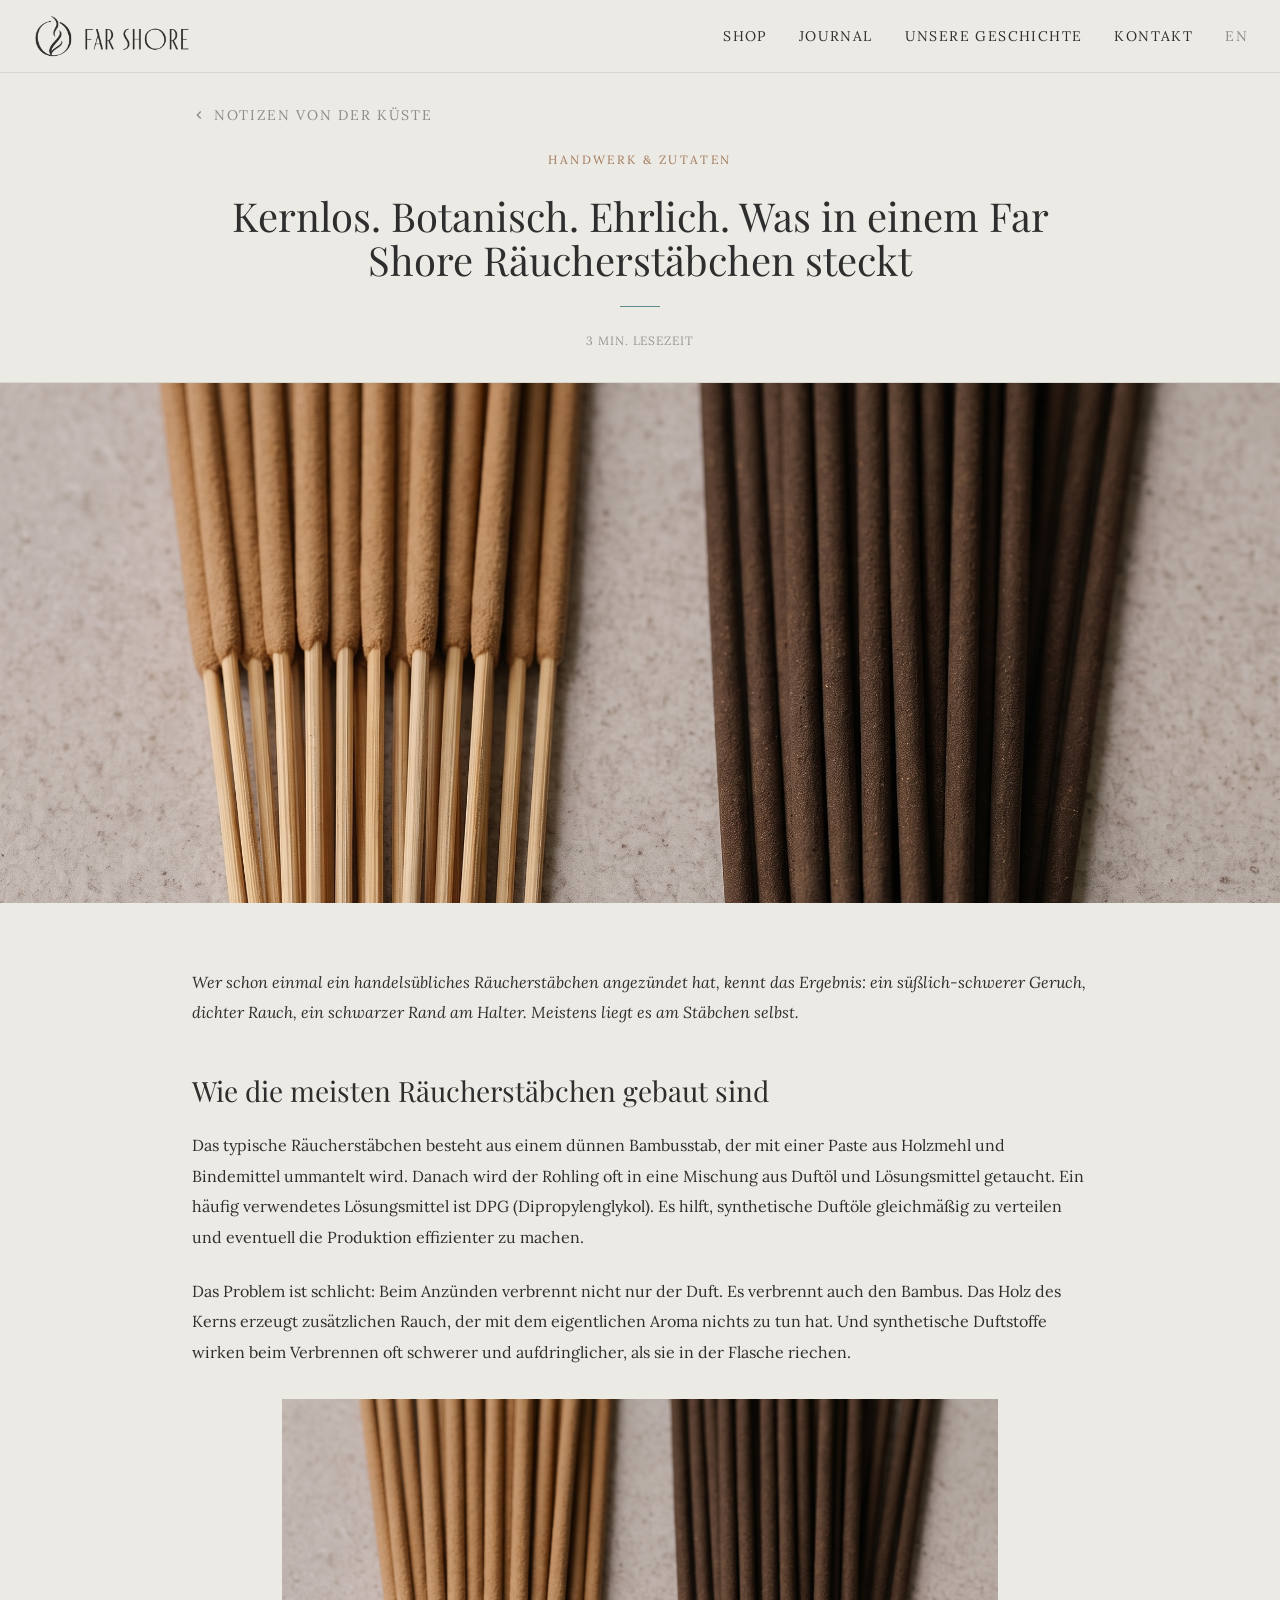
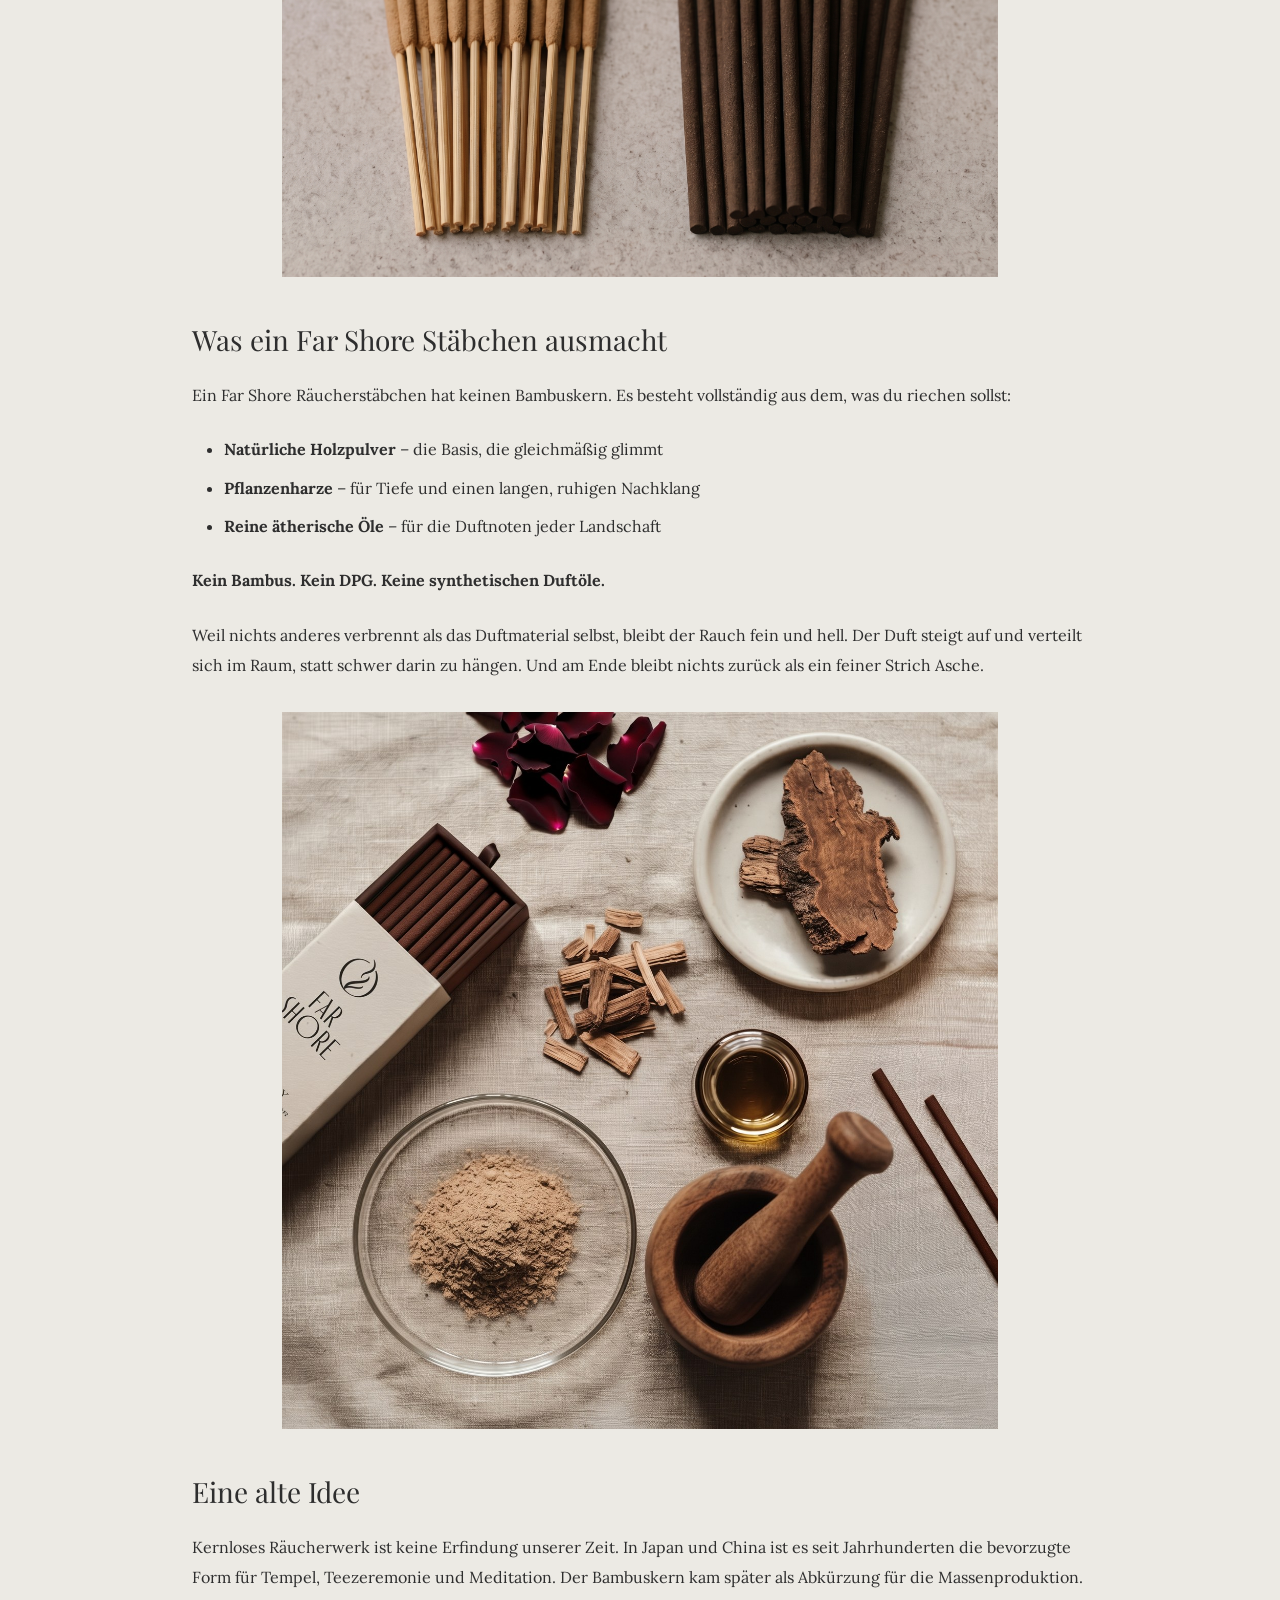
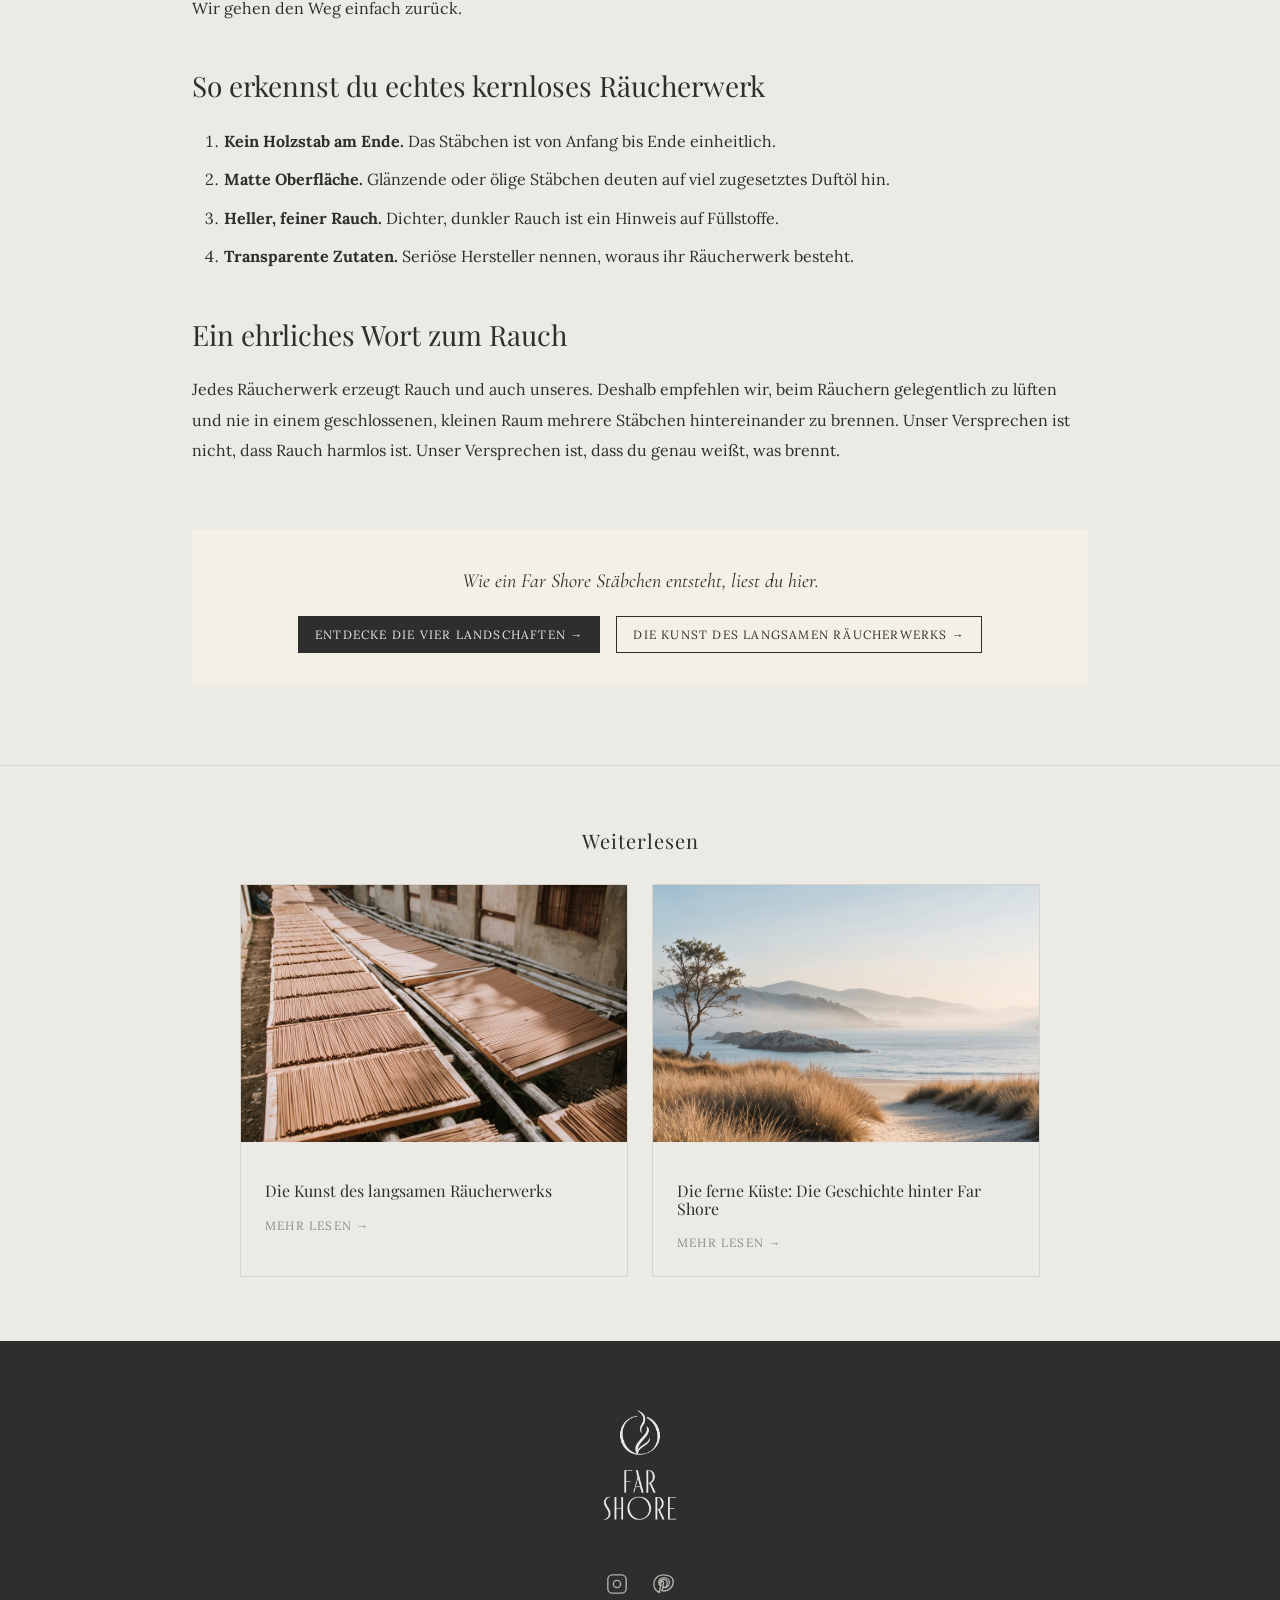
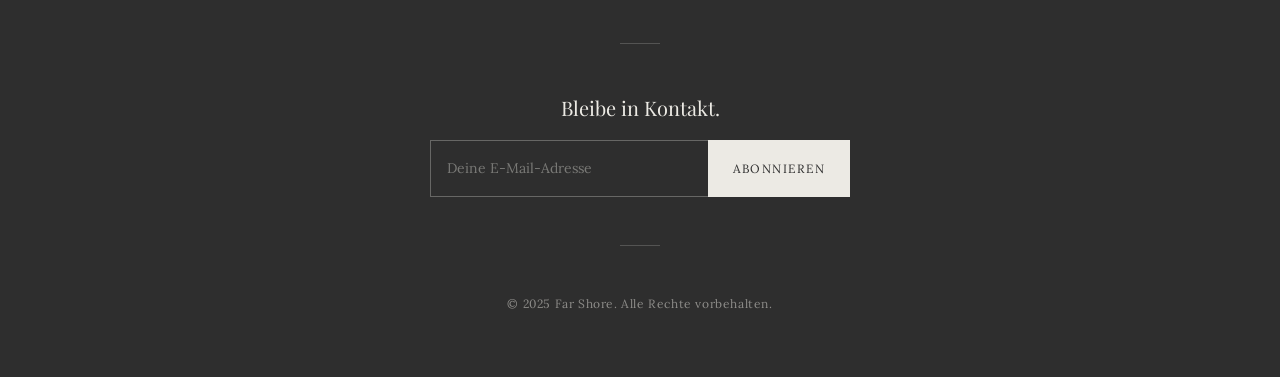
<file: journal/clean_burn/index.html>
<!DOCTYPE html>
<html lang="de">
<head>
  <meta charset="UTF-8">
  <title>Redirecting… — Far Shore</title>
  <meta name="robots" content="noindex">
  <link rel="canonical" href="/journal/kernloses-raeucherwerk/">
  <meta http-equiv="refresh" content="0; url=/journal/kernloses-raeucherwerk/">
  <script>location.replace('/journal/kernloses-raeucherwerk/');</script>
</head>
<body>
  <p>This page has moved. Continue to <a href="/journal/kernloses-raeucherwerk/">Kernlos. Botanisch.</a></p>
</body>
</html>
</file>
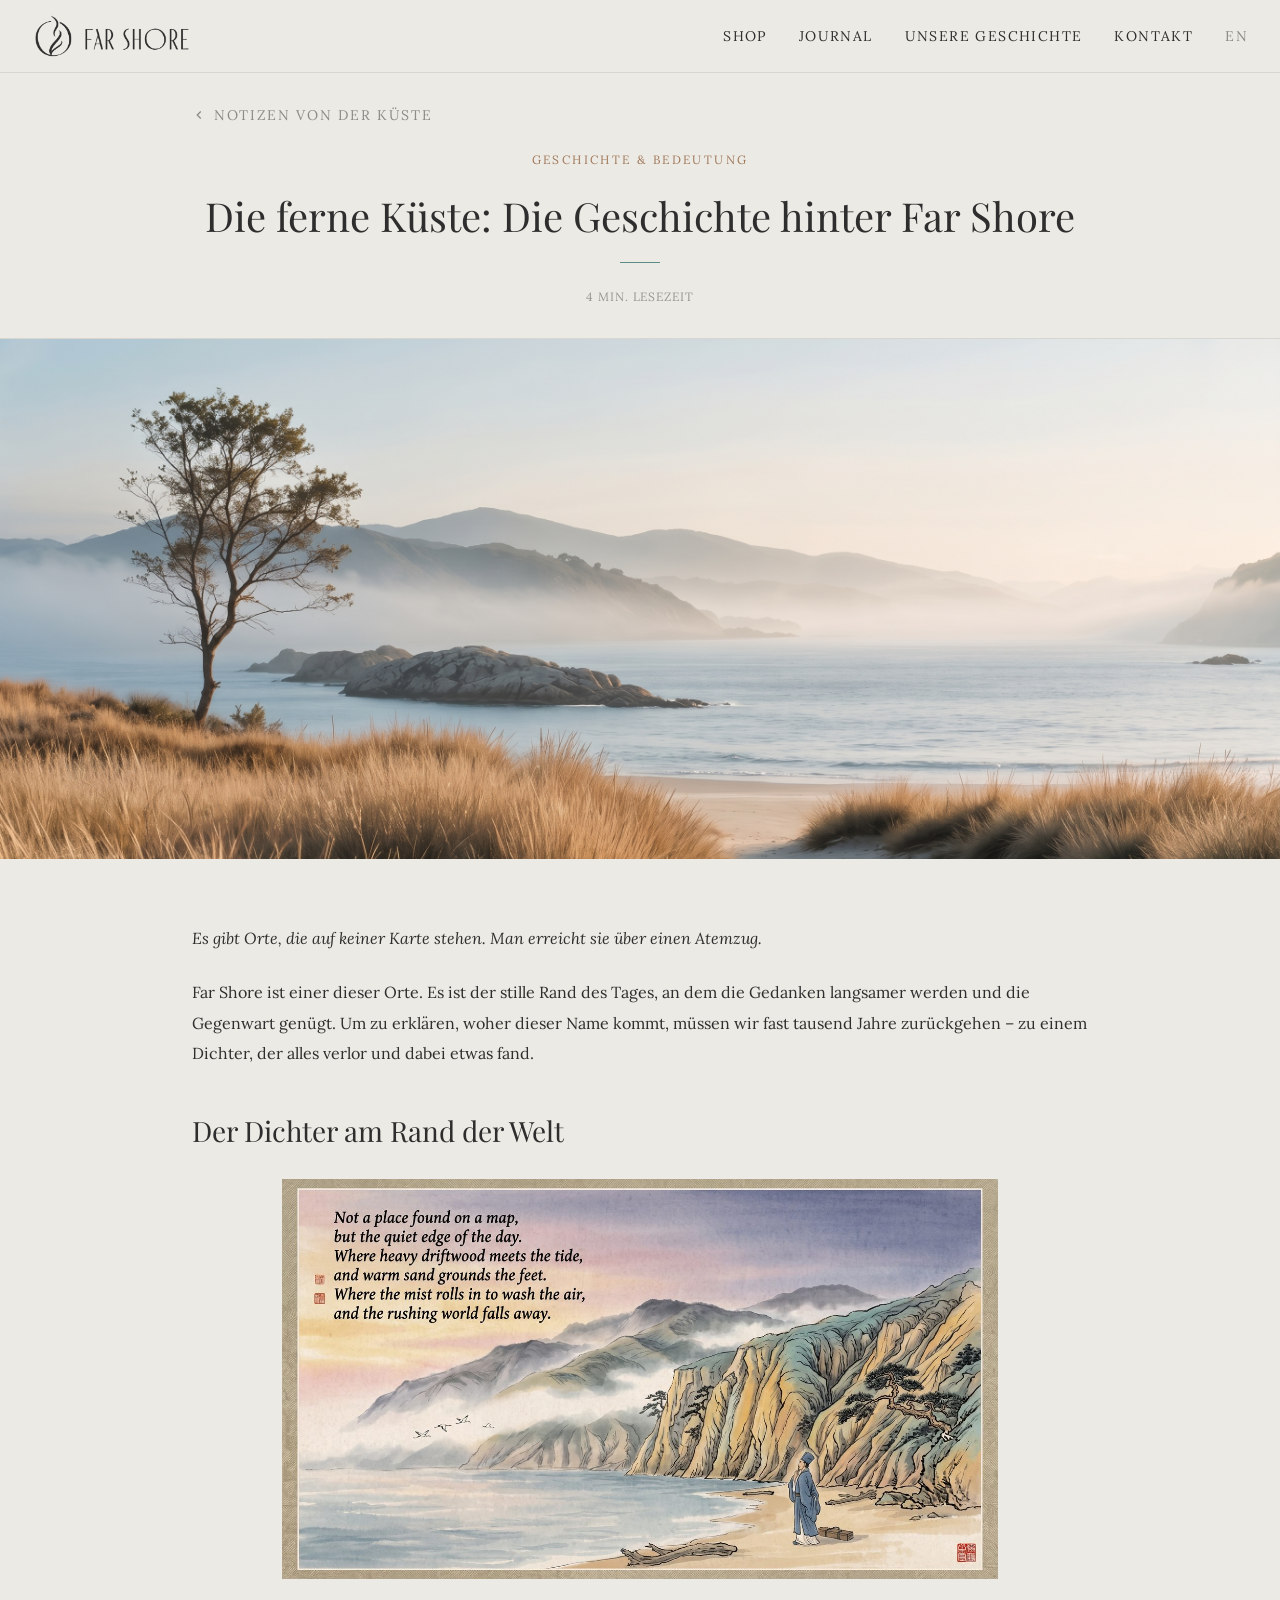
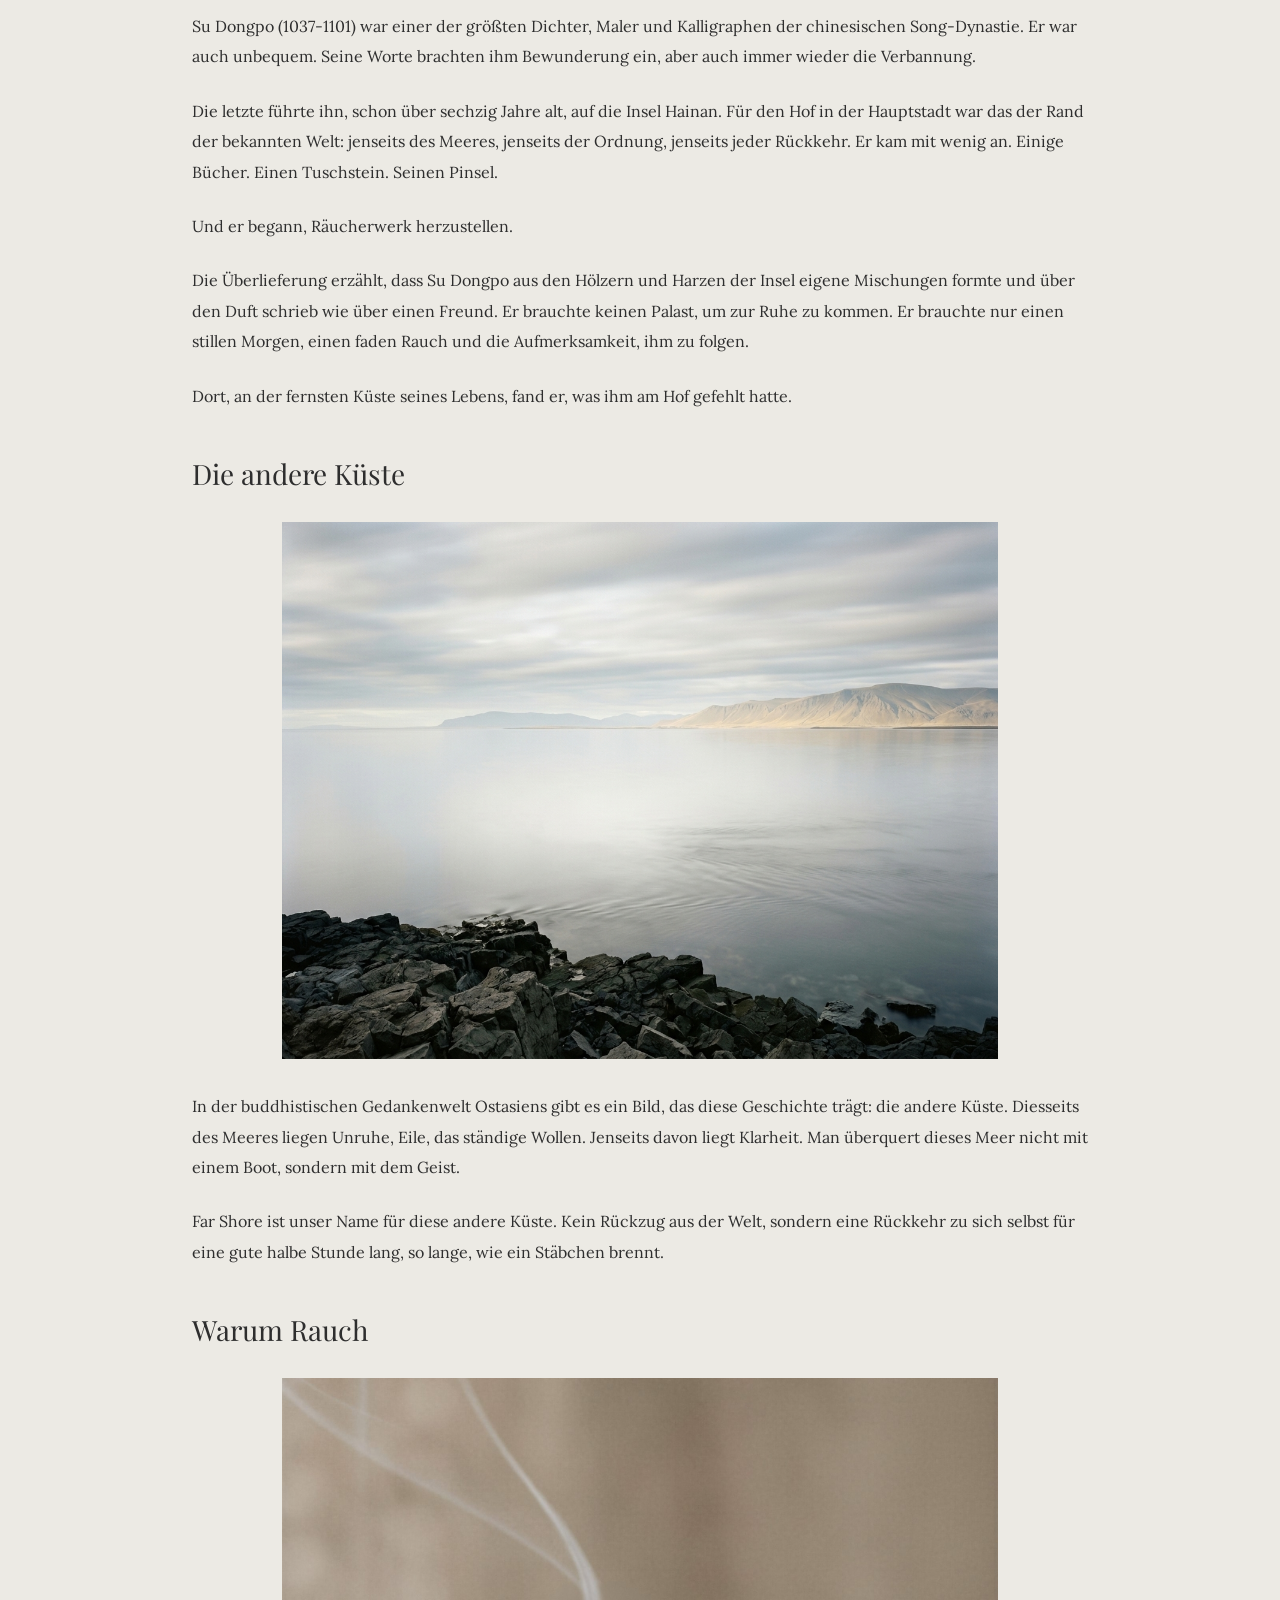
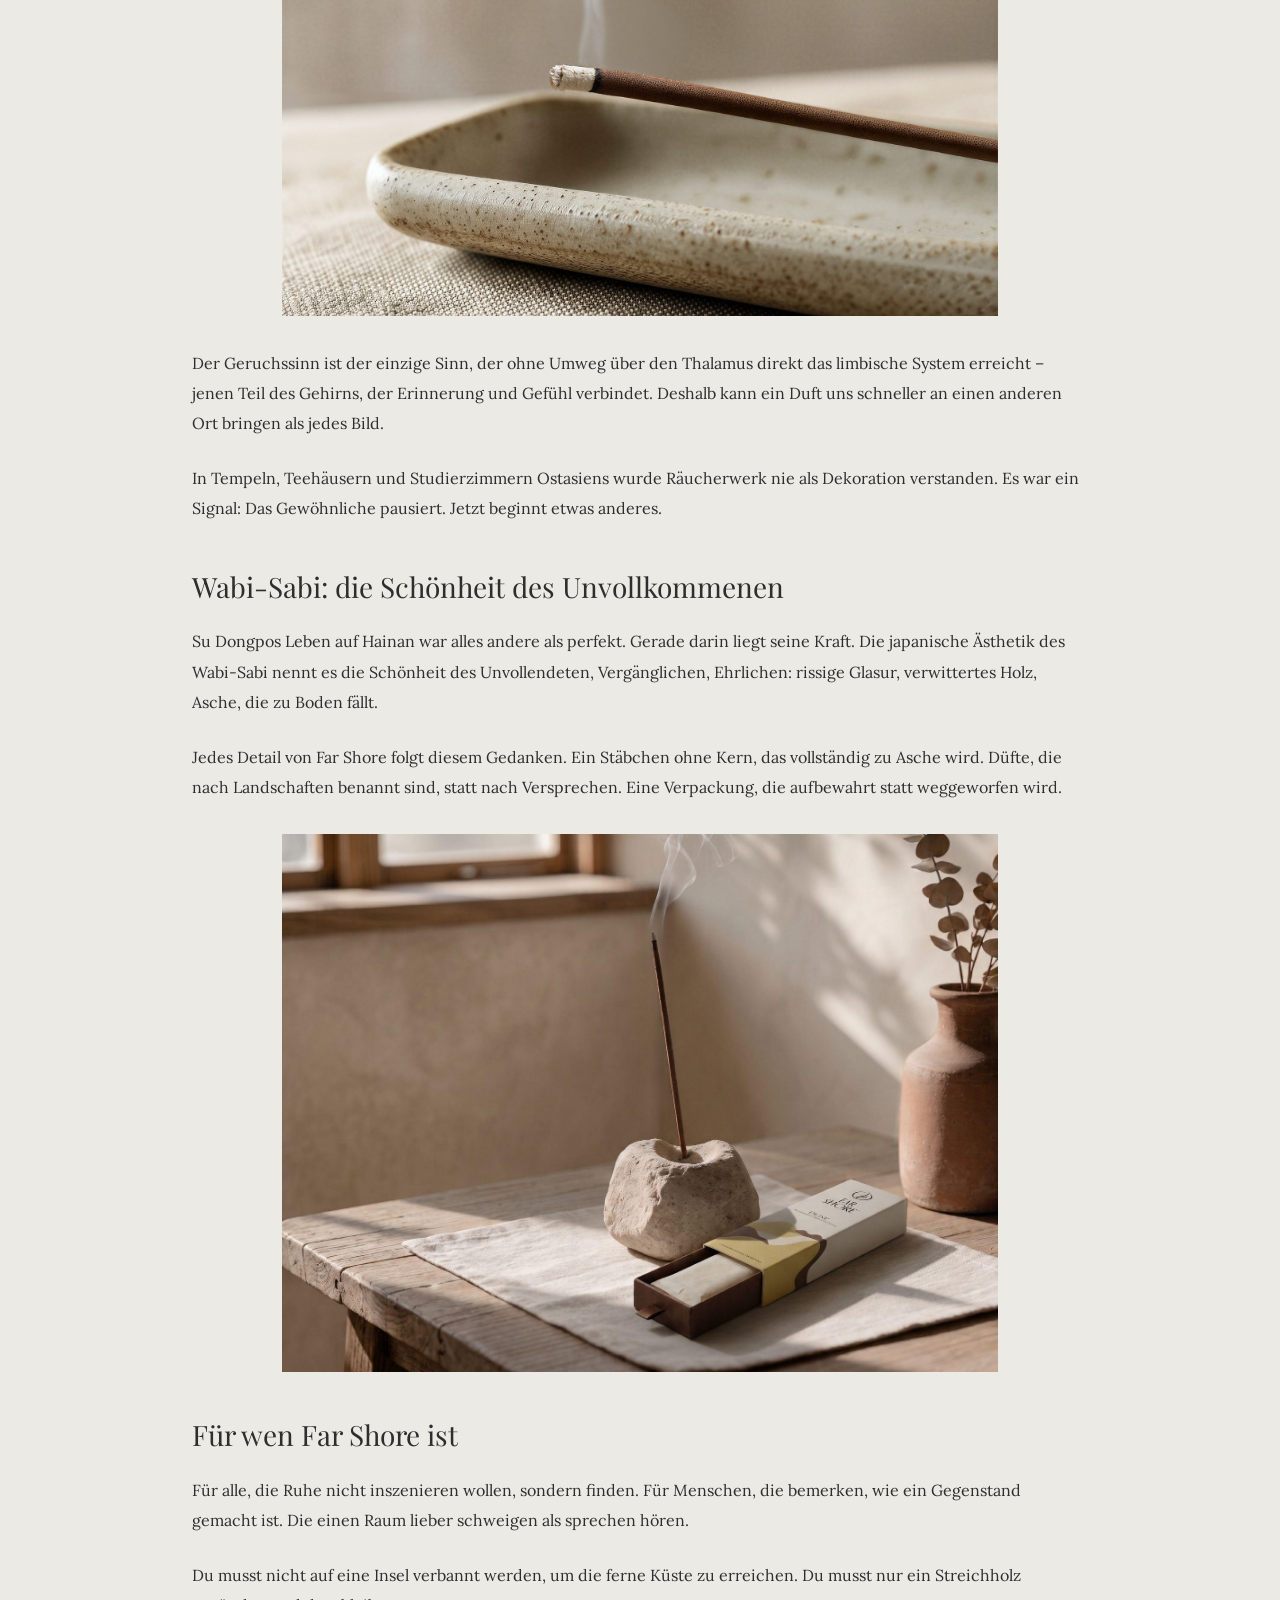
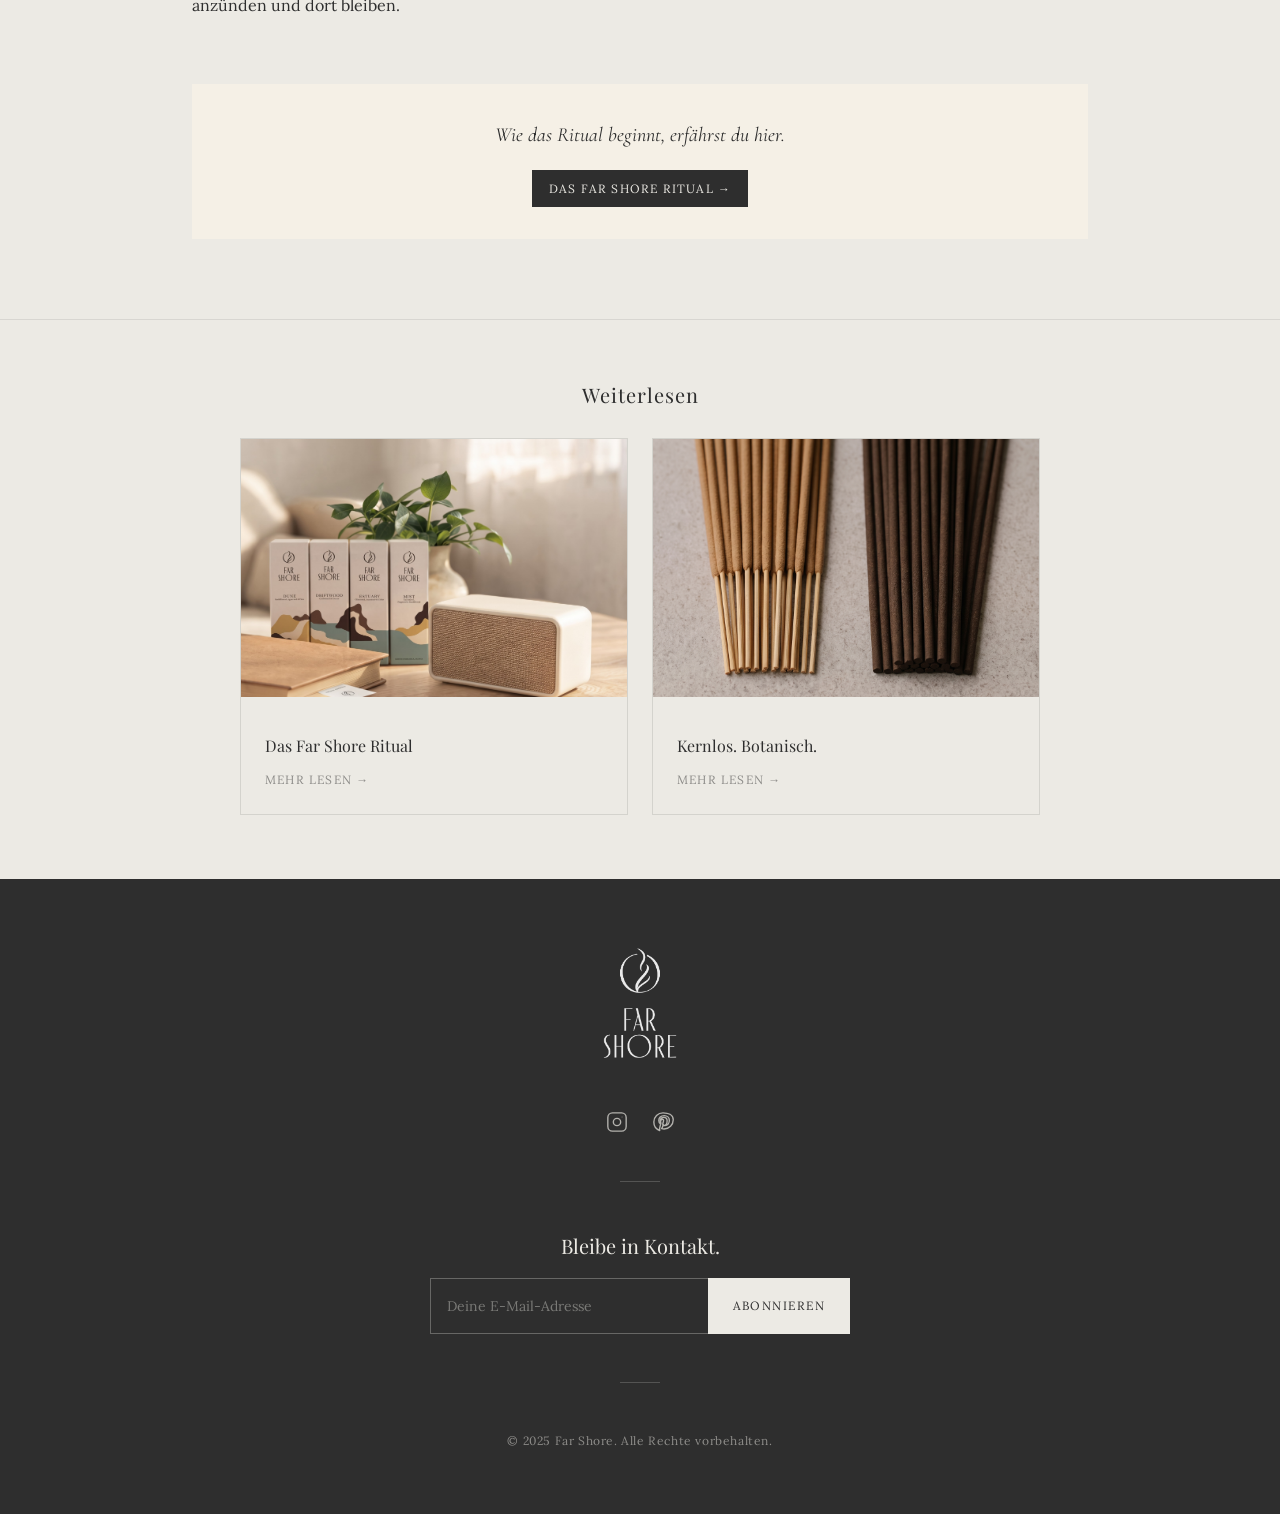
<file: journal/die-ferne-kueste/index.html>
<!doctype html>
<html lang="de">
  <head>
    <meta charset="UTF-8" />
    <meta name="viewport" content="width=device-width, initial-scale=1.0" />
    <meta
      name="description"
      content="Far Shore ist kein Ort auf einer Karte. Die Geschichte eines verbannten Dichters, einer Insel am Rand der Welt und des Rauchs, der ihn heimbrachte."
    />
    <!-- Focus keyword: Far Shore Bedeutung — secondary: Wabi-Sabi Räucherwerk, Su Dongpo, Achtsamkeit Ritual, Räucherstäbchen Meditation -->
    <title>Die ferne Küste: Die Geschichte hinter Far Shore</title>
    <link rel="icon" type="image/png" href="/images/logo/logo_symbol.png" />
    <link rel="canonical" href="/journal/die-ferne-kueste/" />

    <link rel="preconnect" href="https://fonts.googleapis.com" />
    <link rel="preconnect" href="https://fonts.gstatic.com" crossorigin />
    <link
      href="https://fonts.googleapis.com/css2?family=Playfair+Display:ital,wght@0,400;0,500;1,400&family=Cormorant+Garamond:ital,wght@0,300;1,300;1,400&family=Lora:ital,wght@0,400;0,500;1,400&display=swap"
      rel="stylesheet"
    />

    <link rel="stylesheet" href="/css/reset.css" />
    <link rel="stylesheet" href="/css/tokens.css" />
    <link rel="stylesheet" href="/css/typography.css" />
    <link rel="stylesheet" href="/css/layout.css" />
    <link rel="stylesheet" href="/css/animations.css" />
    <link rel="stylesheet" href="/css/nav.css" />
    <link rel="stylesheet" href="/css/footer.css" />
    <link rel="stylesheet" href="/css/article.css" />
  </head>
  <body>
    <!-- NAV -->
    <nav
      class="site-nav site-nav--scrolled"
      role="navigation"
      data-i18n-aria="nav.aria"
    >
      <div class="site-nav__inner">
        <a href="/" class="site-nav__wordmark" aria-label="Far Shore home">
          <img
            src="/images/logo/logo_horizontal.png"
            alt="Far Shore"
            class="site-nav__logo"
          />
        </a>
        <ul class="site-nav__links" role="list">
          <li>
            <a
              href="/#collection"
              class="site-nav__link"
              data-i18n="nav.shop"
            ></a>
          </li>
          <li>
            <a
              href="/#journal"
              class="site-nav__link"
              data-i18n="nav.journal"
            ></a>
          </li>
          <li>
            <a href="/#ritual" class="site-nav__link" data-i18n="nav.story"></a>
          </li>
          <li>
            <a
              href="/#contact"
              class="site-nav__link"
              data-i18n="nav.contact"
            ></a>
          </li>
          <li><button class="lang-toggle" id="langToggle">EN</button></li>
        </ul>
        <button class="site-nav__hamburger" data-i18n-aria="nav.open">
          <span></span><span></span><span></span>
        </button>
      </div>
    </nav>

    <!-- Mobile overlay -->
    <div
      class="site-nav__overlay"
      role="dialog"
      aria-modal="true"
      aria-label="Navigationsmenü"
    >
      <button class="site-nav__overlay-close" data-i18n-aria="nav.close">
        &times;
      </button>
      <nav>
        <a
          href="/#collection"
          class="site-nav__overlay-link"
          data-i18n="nav.shop"
        ></a>
        <a
          href="/#journal"
          class="site-nav__overlay-link"
          data-i18n="nav.journal"
        ></a>
        <a
          href="/#ritual"
          class="site-nav__overlay-link"
          data-i18n="nav.story"
        ></a>
        <a
          href="/#contact"
          class="site-nav__overlay-link"
          data-i18n="nav.contact"
        ></a>
      </nav>
      <button class="lang-toggle lang-toggle--overlay" id="langToggleOverlay">
        EN
      </button>
    </div>

    <!-- ARTICLE HERO -->
    <header class="article-hero">
      <div class="article-hero__inner">
        <a href="/#journal" class="article-hero__back">
          <svg viewBox="0 0 16 16" aria-hidden="true">
            <polyline points="10,4 6,8 10,12" />
          </svg>
          <span data-i18n="article.back"></span>
        </a>
        <span
          class="article-hero__label"
          data-i18n="die-ferne-kueste.label"
        ></span>
        <h1 class="article-hero__title" data-i18n="journal.card1.title"></h1>
        <div class="article-hero__divider" aria-hidden="true"></div>
        <p class="article-hero__meta" data-i18n="die-ferne-kueste.meta"></p>
      </div>
    </header>

    <!-- FEATURE IMAGE -->
    <img
      class="article-image"
      src="/images/journal/die-ferne-kueste/hero.jpg"
      alt="Die ferne Küste — Dünen an der Küste Südchinas"
    />

    <!-- ARTICLE BODY -->
    <main class="article-body" id="main-content">
      <div class="article-body__inner">
        <p data-i18n="die-ferne-kueste.body1" class="article-lead"></p>

        <p data-i18n="die-ferne-kueste.body2"></p>

        <h2 data-i18n="die-ferne-kueste.body3"></h2>

        <img
          data-i18n-alt="die-ferne-kueste.alt1"
          class="journal-image"
          src="/images/journal/die-ferne-kueste/inline-1.jpg"
          style="aspect-ratio: 1400 / 781"
        />

        <p data-i18n="die-ferne-kueste.body4"></p>

        <p data-i18n="die-ferne-kueste.body5"></p>

        <p data-i18n="die-ferne-kueste.body6"></p>

        <p data-i18n="die-ferne-kueste.body7"></p>

        <p data-i18n="die-ferne-kueste.body8"></p>

        <h2 data-i18n="die-ferne-kueste.body9"></h2>

        <img
          data-i18n-alt="die-ferne-kueste.alt3"
          class="journal-image"
          src="/images/journal/die-ferne-kueste/inline-3.jpg"
          style="aspect-ratio: 4 / 3"
        />
        <p data-i18n="die-ferne-kueste.body10"></p>

        <p data-i18n="die-ferne-kueste.body11"></p>

        <h2 data-i18n="die-ferne-kueste.body12"></h2>

        <img
          data-i18n-alt="die-ferne-kueste.alt2"
          class="journal-image"
          src="/images/journal/die-ferne-kueste/inline-2.jpg"
          style="aspect-ratio: 4 / 3"
        />

        <p data-i18n="die-ferne-kueste.body13"></p>

        <p data-i18n="die-ferne-kueste.body14"></p>

        <h2 data-i18n="die-ferne-kueste.body15"></h2>

        <p data-i18n="die-ferne-kueste.body16"></p>

        <p data-i18n="die-ferne-kueste.body17"></p>

        <img
          data-i18n-alt="die-ferne-kueste.alt3"
          class="journal-image"
          src="/images/journal/die-ferne-kueste/inline-4.jpg"
          style="aspect-ratio: 4 / 3"
        />

        <h2 data-i18n="die-ferne-kueste.body18"></h2>

        <p data-i18n="die-ferne-kueste.body19"></p>

        <p data-i18n="die-ferne-kueste.body20"></p>

        <div class="article-cta">
          <p data-i18n="die-ferne-kueste.cta"></p>
          <div class="article-cta__actions">
            <a
              class="article-btn article-btn--solid"
              href="/journal/far-shore-ritual/"
              data-i18n="die-ferne-kueste.link1"
            ></a>
          </div>
        </div>
      </div>
    </main>

    <!-- MORE FROM THE JOURNAL -->
    <section class="article-more" aria-label="More from the journal">
      <div class="article-more__inner">
        <h2 class="article-more__heading" data-i18n="article.more"></h2>
        <div class="article-more__grid">
          <a href="/journal/far-shore-ritual/" class="article-more__card">
            <img
              class="article-more__card-image"
              src="/images/journal/far-shore-ritual/hero.jpg"
              alt="Das Far Shore Ritual"
            />
            <div class="article-more__card-body">
              <h3
                class="article-more__card-title"
                data-i18n="journal.card4.title"
              ></h3>
              <span
                class="article-more__card-link"
                data-i18n="article.read_more"
              ></span>
            </div>
          </a>

          <a href="/journal/kernloses-raeucherwerk/" class="article-more__card">
            <img
              class="article-more__card-image"
              src="/images/journal/kernloses-raeucherwerk/inline-1.jpeg"
              alt="Kernlos. Botanisch."
            />
            <div class="article-more__card-body">
              <h3
                class="article-more__card-title"
                data-i18n="journal.card2.title"
              ></h3>
              <span
                class="article-more__card-link"
                data-i18n="article.read_more"
              ></span>
            </div>
          </a>
        </div>
      </div>
    </section>

    <!-- FOOTER -->
    <footer class="site-footer" id="footer" role="contentinfo">
      <div class="site-footer__inner">
        <div class="site-footer__wordmark">
          <img
            src="/images/logo/logo_vertical.png"
            alt="Far Shore"
            class="site-footer__logo"
          />
        </div>
        <div class="site-footer__socials" aria-label="Social media links">
          <a href="#" class="site-footer__social-link" aria-label="Instagram">
            <svg
              viewBox="0 0 24 24"
              fill="none"
              stroke="currentColor"
              stroke-width="1.5"
              stroke-linecap="round"
              stroke-linejoin="round"
            >
              <rect x="2" y="2" width="20" height="20" rx="5" ry="5" />
              <circle cx="12" cy="12" r="4" />
              <circle
                cx="17.5"
                cy="6.5"
                r="0.5"
                fill="currentColor"
                stroke="none"
              />
            </svg>
          </a>
          <a href="#" class="site-footer__social-link" aria-label="Pinterest">
            <svg
              viewBox="0 0 24 24"
              fill="none"
              stroke="currentColor"
              stroke-width="1.5"
              stroke-linecap="round"
              stroke-linejoin="round"
            >
              <path
                d="M12 2C6.48 2 2 6.48 2 12c0 4.24 2.65 7.86 6.39 9.29-.09-.78-.17-1.98.03-2.83.19-.76 1.26-5.33 1.26-5.33s-.32-.64-.32-1.59c0-1.49.86-2.6 1.94-2.6.91 0 1.35.68 1.35 1.5 0 .92-.58 2.29-.88 3.56-.25 1.06.53 1.93 1.57 1.93 1.88 0 3.14-2.4 3.14-5.24 0-2.16-1.46-3.68-3.55-3.68-2.42 0-3.84 1.82-3.84 3.7 0 .73.28 1.51.63 1.94.07.08.08.15.06.23-.06.27-.21.85-.24.97-.04.16-.13.19-.3.12-1.13-.53-1.84-2.18-1.84-3.51 0-2.85 2.07-5.47 5.97-5.47 3.13 0 5.57 2.23 5.57 5.21 0 3.11-1.96 5.61-4.67 5.61-.91 0-1.77-.47-2.06-1.03l-.56 2.09c-.2.78-.75 1.75-1.12 2.34.84.26 1.73.4 2.65.4 5.52 0 10-4.48 10-10S17.52 2 12 2z"
              />
            </svg>
          </a>
        </div>
        <div class="site-footer__divider"></div>
        <div class="site-footer__newsletter">
          <p
            class="site-footer__newsletter-label"
            data-i18n="footer.newsletter.label"
          ></p>
          <form
            class="site-footer__newsletter-form"
            action="#"
            method="post"
            novalidate
          >
            <input
              class="site-footer__newsletter-input"
              type="email"
              name="email"
              data-i18n-placeholder="footer.newsletter.placeholder"
              aria-label="E-Mail-Adresse"
              required
            />
            <button
              class="site-footer__newsletter-btn"
              type="submit"
              data-i18n="footer.newsletter.btn"
            ></button>
          </form>
        </div>
        <div class="site-footer__divider"></div>
        <p class="site-footer__legal" data-i18n="footer.legal"></p>
      </div>
    </footer>

    <script type="module" src="/js/i18n.js"></script>
    <script type="module" src="/js/nav.js"></script>
    <script type="module" src="/js/scroll-reveal.js"></script>
  </body>
</html>
</file>
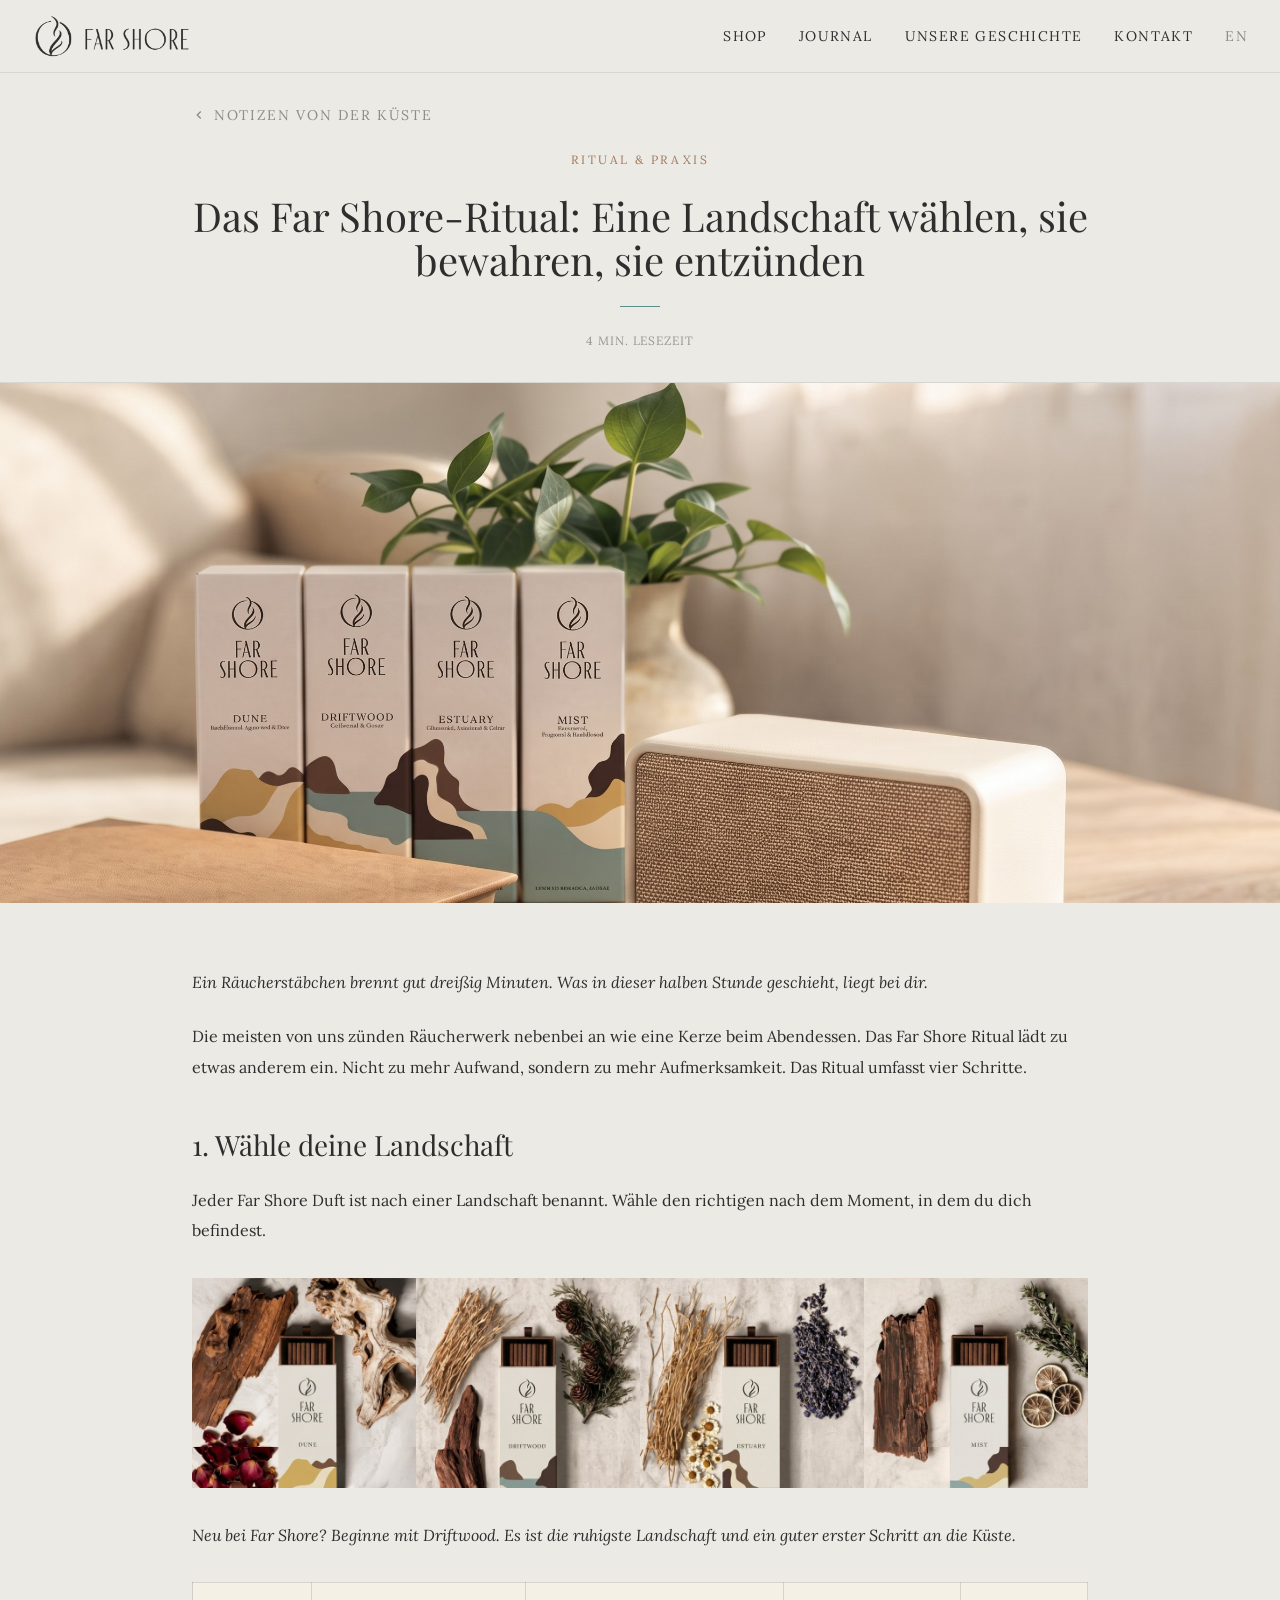
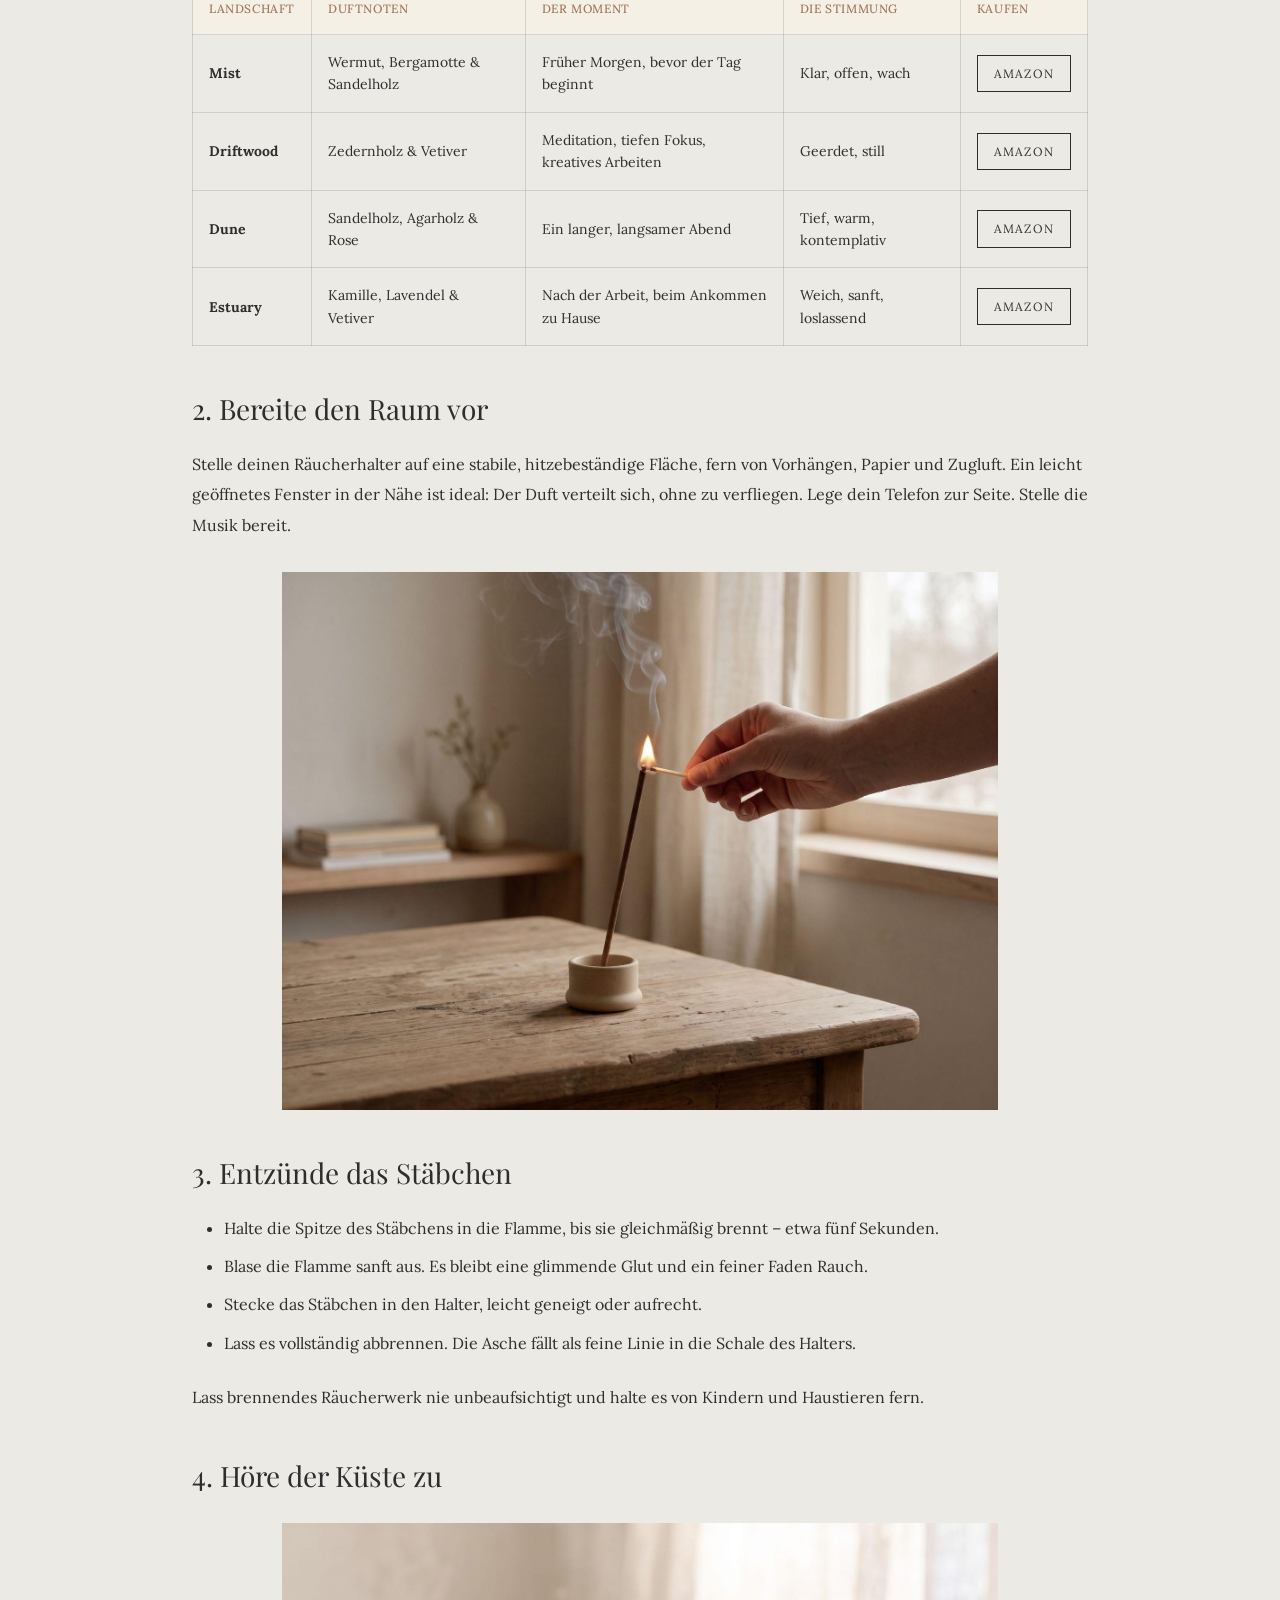
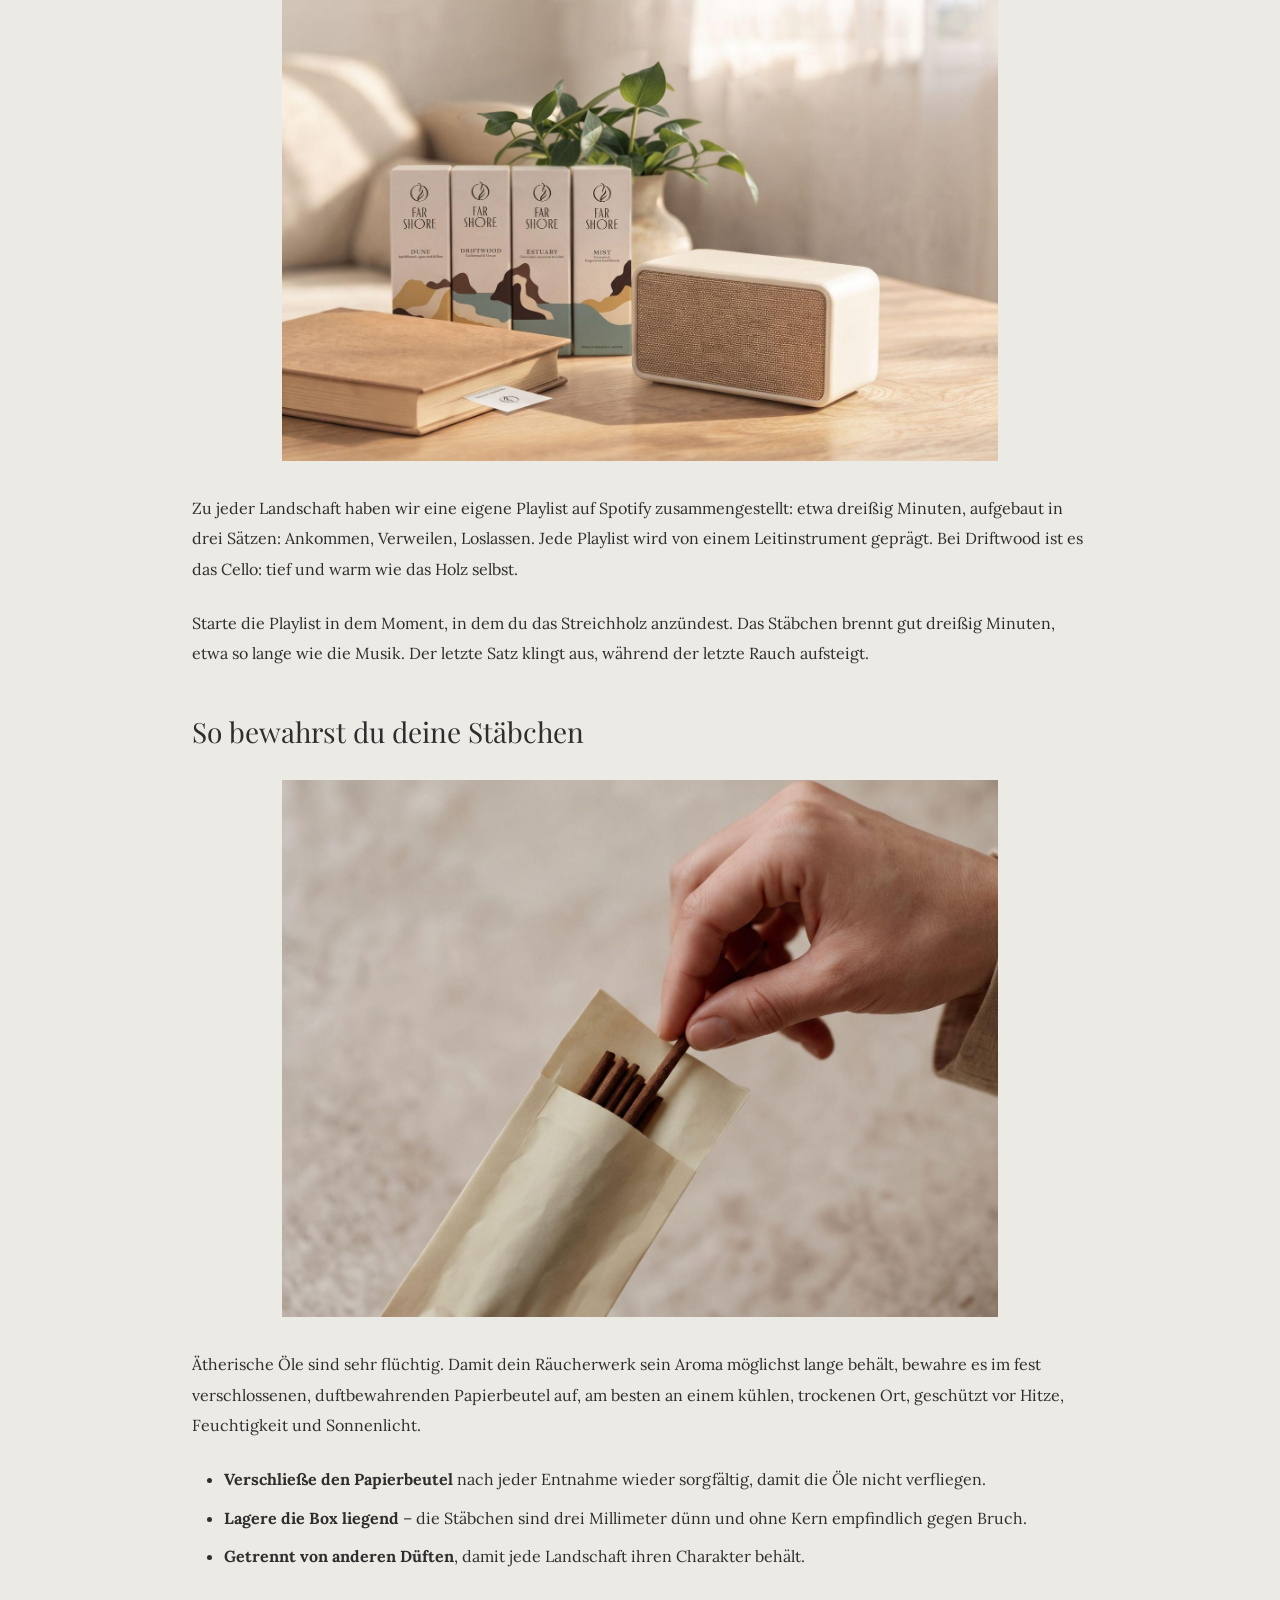
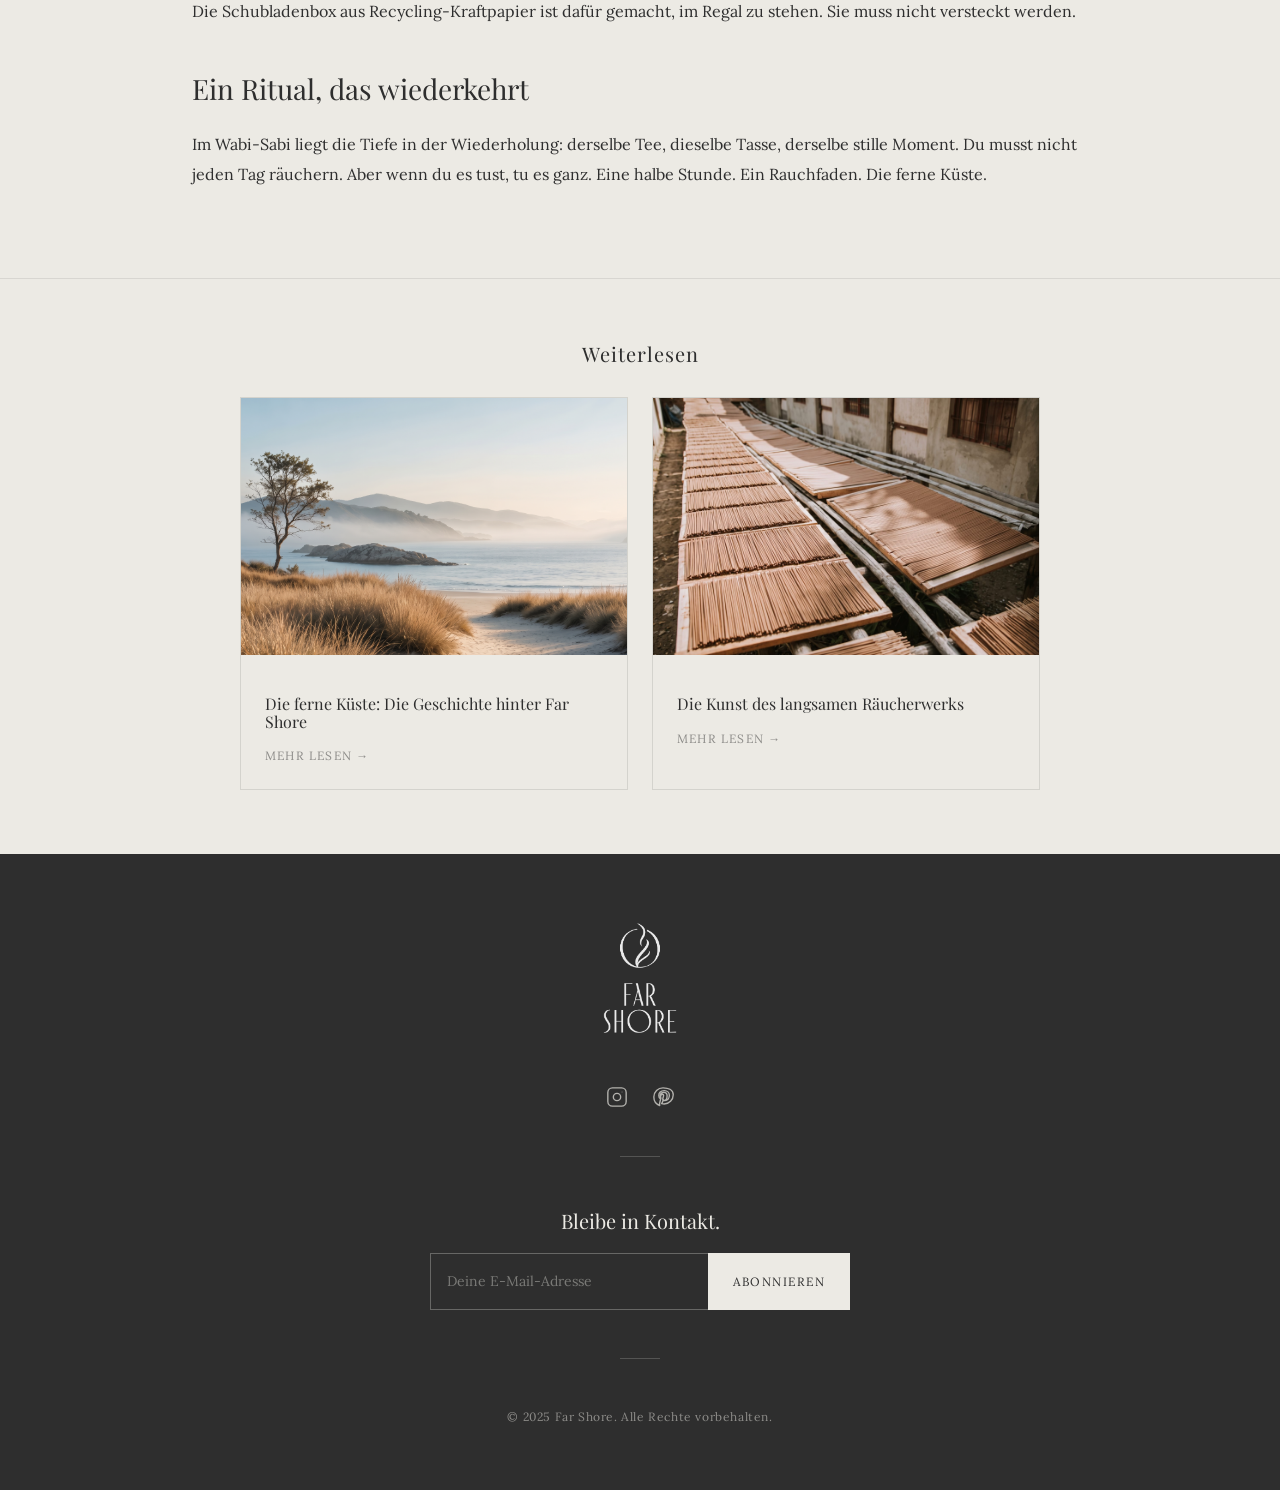
<file: journal/far-shore-ritual/index.html>
<!doctype html>
<html lang="de">
  <head>
    <meta charset="UTF-8" />
    <meta name="viewport" content="width=device-width, initial-scale=1.0" />
    <meta
      name="description"
      content="Welche Landschaft passt zu welchem Moment? Wie du Räucherstäbchen richtig anzündest, lagerst – und mit Musik zu einem 30-minütigen Ritual machst."
    />
    <!-- Focus keyword: Räucherstäbchen richtig verwenden — secondary: Räucherstäbchen lagern, Räucherstäbchen anzünden, Räucherritual zuhause, Meditation Musik Räucherstäbchen -->
    <title>Räucherstäbchen richtig verwenden: Das Far Shore Ritual</title>
    <link rel="icon" type="image/png" href="/images/logo/logo_symbol.png" />
    <link rel="canonical" href="/journal/far-shore-ritual/" />

    <link rel="preconnect" href="https://fonts.googleapis.com" />
    <link rel="preconnect" href="https://fonts.gstatic.com" crossorigin />
    <link
      href="https://fonts.googleapis.com/css2?family=Playfair+Display:ital,wght@0,400;0,500;1,400&family=Cormorant+Garamond:ital,wght@0,300;1,300;1,400&family=Lora:ital,wght@0,400;0,500;1,400&display=swap"
      rel="stylesheet"
    />

    <link rel="stylesheet" href="/css/reset.css" />
    <link rel="stylesheet" href="/css/tokens.css" />
    <link rel="stylesheet" href="/css/typography.css" />
    <link rel="stylesheet" href="/css/layout.css" />
    <link rel="stylesheet" href="/css/animations.css" />
    <link rel="stylesheet" href="/css/nav.css" />
    <link rel="stylesheet" href="/css/footer.css" />
    <link rel="stylesheet" href="/css/article.css" />
  </head>
  <body>
    <!-- NAV -->
    <nav
      class="site-nav site-nav--scrolled"
      role="navigation"
      data-i18n-aria="nav.aria"
    >
      <div class="site-nav__inner">
        <a href="/" class="site-nav__wordmark" aria-label="Far Shore home">
          <img
            src="/images/logo/logo_horizontal.png"
            alt="Far Shore"
            class="site-nav__logo"
          />
        </a>
        <ul class="site-nav__links" role="list">
          <li>
            <a
              href="/#collection"
              class="site-nav__link"
              data-i18n="nav.shop"
            ></a>
          </li>
          <li>
            <a
              href="/#journal"
              class="site-nav__link"
              data-i18n="nav.journal"
            ></a>
          </li>
          <li>
            <a href="/#ritual" class="site-nav__link" data-i18n="nav.story"></a>
          </li>
          <li>
            <a
              href="/#contact"
              class="site-nav__link"
              data-i18n="nav.contact"
            ></a>
          </li>
          <li><button class="lang-toggle" id="langToggle">EN</button></li>
        </ul>
        <button class="site-nav__hamburger" data-i18n-aria="nav.open">
          <span></span><span></span><span></span>
        </button>
      </div>
    </nav>

    <!-- Mobile overlay -->
    <div
      class="site-nav__overlay"
      role="dialog"
      aria-modal="true"
      aria-label="Navigationsmenü"
    >
      <button class="site-nav__overlay-close" data-i18n-aria="nav.close">
        &times;
      </button>
      <nav>
        <a
          href="/#collection"
          class="site-nav__overlay-link"
          data-i18n="nav.shop"
        ></a>
        <a
          href="/#journal"
          class="site-nav__overlay-link"
          data-i18n="nav.journal"
        ></a>
        <a
          href="/#ritual"
          class="site-nav__overlay-link"
          data-i18n="nav.story"
        ></a>
        <a
          href="/#contact"
          class="site-nav__overlay-link"
          data-i18n="nav.contact"
        ></a>
      </nav>
      <button class="lang-toggle lang-toggle--overlay" id="langToggleOverlay">
        EN
      </button>
    </div>

    <!-- ARTICLE HERO -->
    <header class="article-hero">
      <div class="article-hero__inner">
        <a href="/#journal" class="article-hero__back">
          <svg viewBox="0 0 16 16" aria-hidden="true">
            <polyline points="10,4 6,8 10,12" />
          </svg>
          <span data-i18n="article.back"></span>
        </a>
        <span
          class="article-hero__label"
          data-i18n="far-shore-ritual.label"
        ></span>
        <h1 class="article-hero__title" data-i18n="far-shore-ritual.title"></h1>
        <div class="article-hero__divider" aria-hidden="true"></div>
        <p class="article-hero__meta" data-i18n="far-shore-ritual.meta"></p>
      </div>
    </header>

    <!-- FEATURE IMAGE -->
    <img
      class="article-image"
      src="/images/journal/far-shore-ritual/hero.jpg"
      alt="Die vier Far Shore Landschaften: Dune, Driftwood, Estuary und Mist"
    />

    <!-- ARTICLE BODY -->
    <main class="article-body" id="main-content">
      <div class="article-body__inner">
        <p data-i18n="far-shore-ritual.body1" class="article-lead"></p>

        <p data-i18n="far-shore-ritual.body2"></p>

        <h2 data-i18n="far-shore-ritual.body3"></h2>

        <p data-i18n="far-shore-ritual.body4"></p>

        <picture>
          <source
            media="(max-width: 767px)"
            srcset="/images/journal/far-shore-ritual/inline-1-mobile.jpg"
          />
          <img
            data-i18n-alt="far-shore-ritual.alt1"
            class="collection-image"
            src="/images/journal/far-shore-ritual/inline-1.jpg"
          />
        </picture>

        <p data-i18n="far-shore-ritual.body5" class="article-note"></p>

        <div class="article-table-wrap">
          <table class="article-table">
            <thead>
              <tr>
                <th data-i18n="far-shore-ritual.body6"></th>
                <th data-i18n="far-shore-ritual.body7"></th>
                <th data-i18n="far-shore-ritual.body8"></th>
                <th data-i18n="far-shore-ritual.body9"></th>
                <th data-i18n="far-shore-ritual.body10"></th>
              </tr>
            </thead>
            <tbody>
              <tr>
                <td><strong>Mist</strong></td>
                <td data-i18n="product.mist.notes"></td>
                <td data-i18n="far-shore-ritual.body11"></td>
                <td data-i18n="far-shore-ritual.body12"></td>
                <td>
                  <a
                    class="article-btn"
                    href="https://www.amazon.de/dp/B0HKRL8SJ6"
                    target="_blank"
                    rel="noopener noreferrer"
                    >Amazon</a
                  >
                </td>
              </tr>
              <tr>
                <td><strong>Driftwood</strong></td>
                <td data-i18n="far-shore-ritual.body13"></td>
                <td data-i18n="far-shore-ritual.body14"></td>
                <td data-i18n="far-shore-ritual.body15"></td>
                <td>
                  <a
                    class="article-btn"
                    href="https://www.amazon.de/dp/B0HK24SSRL"
                    target="_blank"
                    rel="noopener noreferrer"
                    >Amazon</a
                  >
                </td>
              </tr>
              <tr>
                <td><strong>Dune</strong></td>
                <td data-i18n="product.dune.notes"></td>
                <td data-i18n="far-shore-ritual.body16"></td>
                <td data-i18n="far-shore-ritual.body17"></td>
                <td>
                  <a
                    class="article-btn"
                    href="https://www.amazon.de/dp/B0HKR51VRP"
                    target="_blank"
                    rel="noopener noreferrer"
                    >Amazon</a
                  >
                </td>
              </tr>
              <tr>
                <td><strong>Estuary</strong></td>
                <td data-i18n="product.estuary.notes"></td>
                <td data-i18n="far-shore-ritual.body18"></td>
                <td data-i18n="far-shore-ritual.body19"></td>
                <!-- TODO: replace with the Estuary product listing once live -->
                <td data-i18n="far-shore-ritual.body20"></td>
              </tr>
            </tbody>
          </table>
        </div>

        <h2 data-i18n="far-shore-ritual.body21"></h2>

        <p data-i18n="far-shore-ritual.body22"></p>

        <img
          data-i18n-alt="far-shore-ritual.alt2"
          class="journal-image"
          src="/images/journal/far-shore-ritual/inline-2.jpg"
          style="aspect-ratio: 4 / 3"
        />

        <h2 data-i18n="far-shore-ritual.body23"></h2>

        <ul>
          <li data-i18n="far-shore-ritual.body24"></li>
          <li data-i18n="far-shore-ritual.body25"></li>
          <li data-i18n="far-shore-ritual.body26"></li>
          <li data-i18n="far-shore-ritual.body27"></li>
        </ul>

        <p data-i18n="far-shore-ritual.body28"></p>

        <h2 data-i18n="far-shore-ritual.body29"></h2>

        <img
          data-i18n-alt="far-shore-ritual.alt3"
          class="journal-image"
          src="/images/journal/far-shore-ritual/inline-3.jpg"
          style="aspect-ratio: 4 / 3"
        />

        <p data-i18n="far-shore-ritual.body30"></p>

        <p data-i18n="far-shore-ritual.body31"></p>

        <h2 data-i18n="far-shore-ritual.body32"></h2>

        <img
          data-i18n-alt="far-shore-ritual.alt4"
          class="journal-image"
          src="/images/journal/far-shore-ritual/inline-4.jpg"
          style="aspect-ratio: 4 / 3"
        />

        <p data-i18n="far-shore-ritual.body33"></p>

        <ul>
          <li data-i18n="far-shore-ritual.body34"></li>
          <li data-i18n="far-shore-ritual.body35"></li>
          <li data-i18n="far-shore-ritual.body36"></li>
        </ul>

        <p data-i18n="far-shore-ritual.body37"></p>

        <h2 data-i18n="far-shore-ritual.body38"></h2>

        <p data-i18n="far-shore-ritual.body39"></p>
      </div>
    </main>

    <!-- MORE FROM THE JOURNAL -->
    <section class="article-more" aria-label="More from the journal">
      <div class="article-more__inner">
        <h2 class="article-more__heading" data-i18n="article.more"></h2>
        <div class="article-more__grid">
          <a href="/journal/die-ferne-kueste/" class="article-more__card">
            <img
              class="article-more__card-image"
              src="/images/journal/die-ferne-kueste/hero.jpg"
              alt="Die ferne Küste"
            />
            <div class="article-more__card-body">
              <h3
                class="article-more__card-title"
                data-i18n="journal.card1.title"
              ></h3>
              <span
                class="article-more__card-link"
                data-i18n="article.read_more"
              ></span>
            </div>
          </a>

          <a href="/journal/handwerk-raeucherwerk/" class="article-more__card">
            <img
              class="article-more__card-image"
              src="/images/journal/handwerk-raeucherwerk/hero.jpg"
              alt="Die Kunst des langsamen Räucherwerks"
            />
            <div class="article-more__card-body">
              <h3
                class="article-more__card-title"
                data-i18n="journal.card3.title"
              ></h3>
              <span
                class="article-more__card-link"
                data-i18n="article.read_more"
              ></span>
            </div>
          </a>
        </div>
      </div>
    </section>

    <!-- FOOTER -->
    <footer class="site-footer" id="footer" role="contentinfo">
      <div class="site-footer__inner">
        <div class="site-footer__wordmark">
          <img
            src="/images/logo/logo_vertical.png"
            alt="Far Shore"
            class="site-footer__logo"
          />
        </div>
        <div class="site-footer__socials" aria-label="Social media links">
          <a href="#" class="site-footer__social-link" aria-label="Instagram">
            <svg
              viewBox="0 0 24 24"
              fill="none"
              stroke="currentColor"
              stroke-width="1.5"
              stroke-linecap="round"
              stroke-linejoin="round"
            >
              <rect x="2" y="2" width="20" height="20" rx="5" ry="5" />
              <circle cx="12" cy="12" r="4" />
              <circle
                cx="17.5"
                cy="6.5"
                r="0.5"
                fill="currentColor"
                stroke="none"
              />
            </svg>
          </a>
          <a href="#" class="site-footer__social-link" aria-label="Pinterest">
            <svg
              viewBox="0 0 24 24"
              fill="none"
              stroke="currentColor"
              stroke-width="1.5"
              stroke-linecap="round"
              stroke-linejoin="round"
            >
              <path
                d="M12 2C6.48 2 2 6.48 2 12c0 4.24 2.65 7.86 6.39 9.29-.09-.78-.17-1.98.03-2.83.19-.76 1.26-5.33 1.26-5.33s-.32-.64-.32-1.59c0-1.49.86-2.6 1.94-2.6.91 0 1.35.68 1.35 1.5 0 .92-.58 2.29-.88 3.56-.25 1.06.53 1.93 1.57 1.93 1.88 0 3.14-2.4 3.14-5.24 0-2.16-1.46-3.68-3.55-3.68-2.42 0-3.84 1.82-3.84 3.7 0 .73.28 1.51.63 1.94.07.08.08.15.06.23-.06.27-.21.85-.24.97-.04.16-.13.19-.3.12-1.13-.53-1.84-2.18-1.84-3.51 0-2.85 2.07-5.47 5.97-5.47 3.13 0 5.57 2.23 5.57 5.21 0 3.11-1.96 5.61-4.67 5.61-.91 0-1.77-.47-2.06-1.03l-.56 2.09c-.2.78-.75 1.75-1.12 2.34.84.26 1.73.4 2.65.4 5.52 0 10-4.48 10-10S17.52 2 12 2z"
              />
            </svg>
          </a>
        </div>
        <div class="site-footer__divider"></div>
        <div class="site-footer__newsletter">
          <p
            class="site-footer__newsletter-label"
            data-i18n="footer.newsletter.label"
          ></p>
          <form
            class="site-footer__newsletter-form"
            action="#"
            method="post"
            novalidate
          >
            <input
              class="site-footer__newsletter-input"
              type="email"
              name="email"
              data-i18n-placeholder="footer.newsletter.placeholder"
              aria-label="E-Mail-Adresse"
              required
            />
            <button
              class="site-footer__newsletter-btn"
              type="submit"
              data-i18n="footer.newsletter.btn"
            ></button>
          </form>
        </div>
        <div class="site-footer__divider"></div>
        <p class="site-footer__legal" data-i18n="footer.legal"></p>
      </div>
    </footer>

    <script type="module" src="/js/i18n.js"></script>
    <script type="module" src="/js/nav.js"></script>
    <script type="module" src="/js/scroll-reveal.js"></script>
  </body>
</html>
</file>
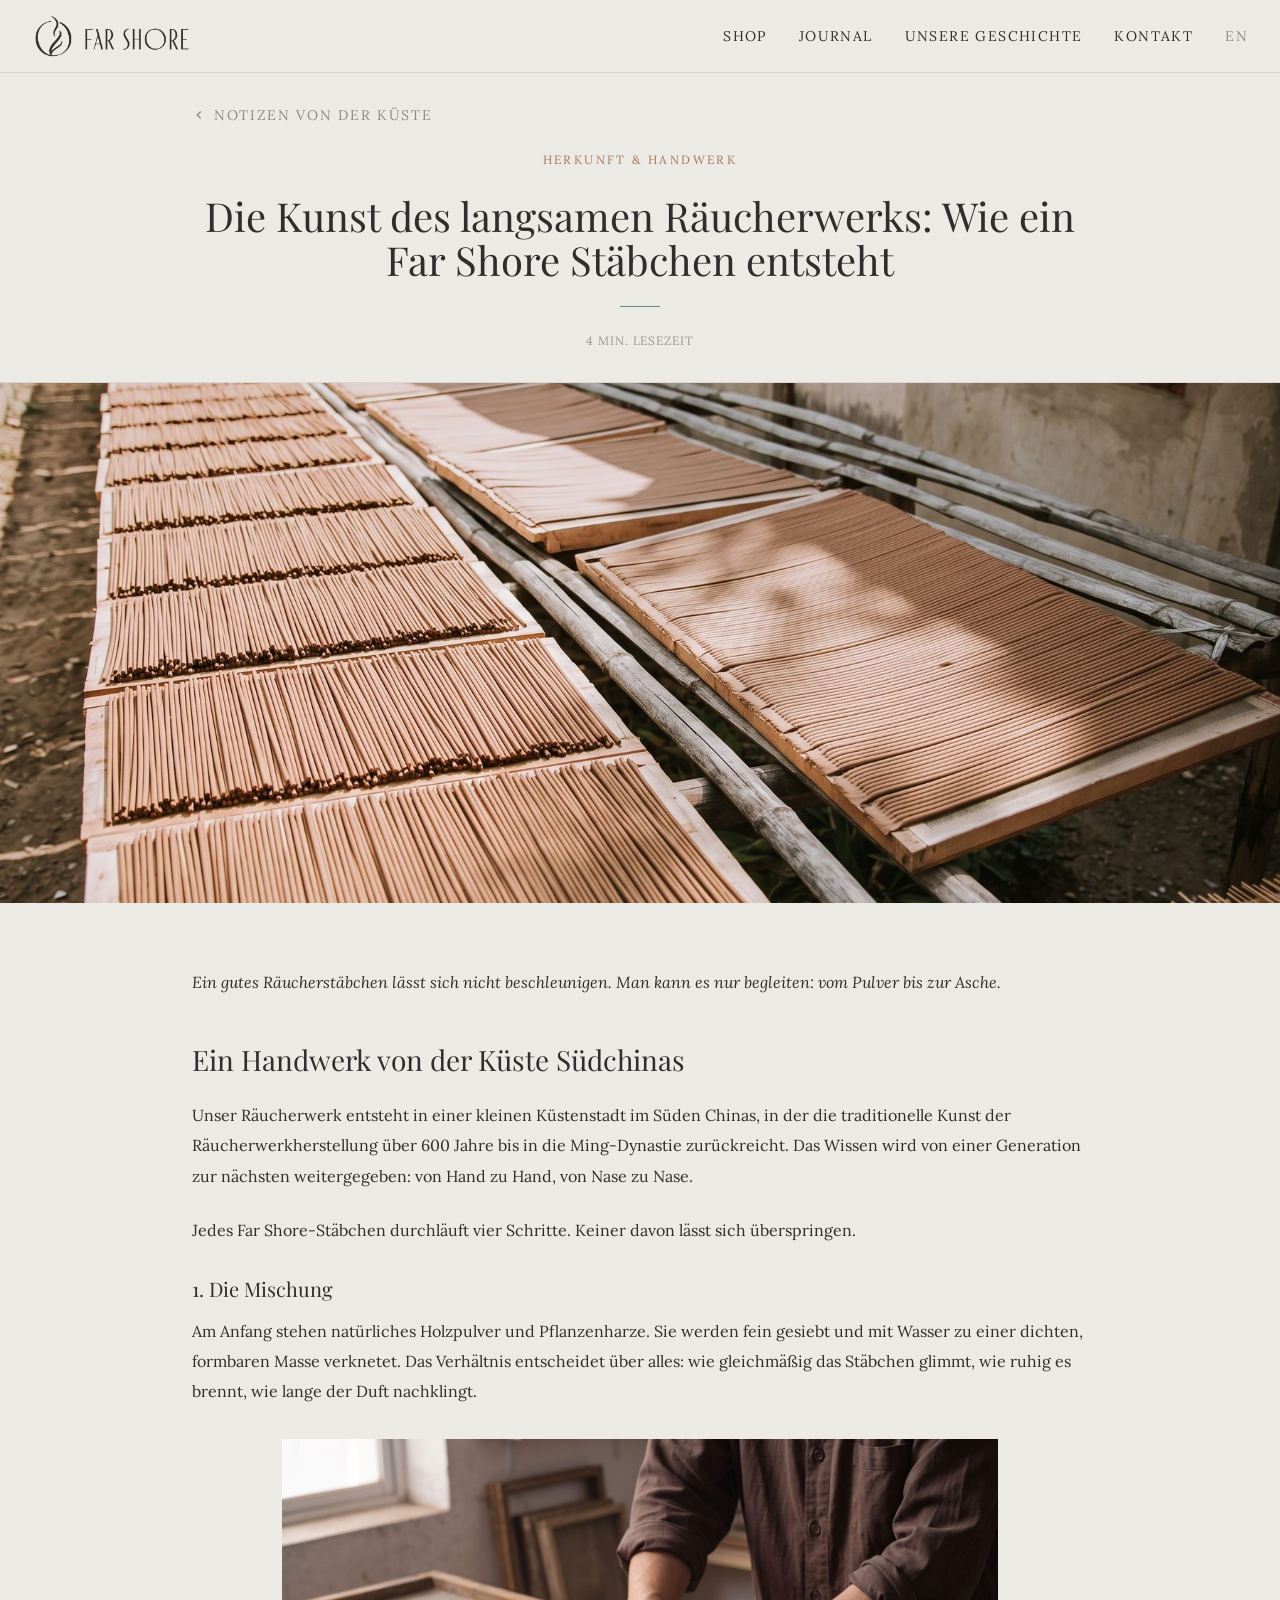
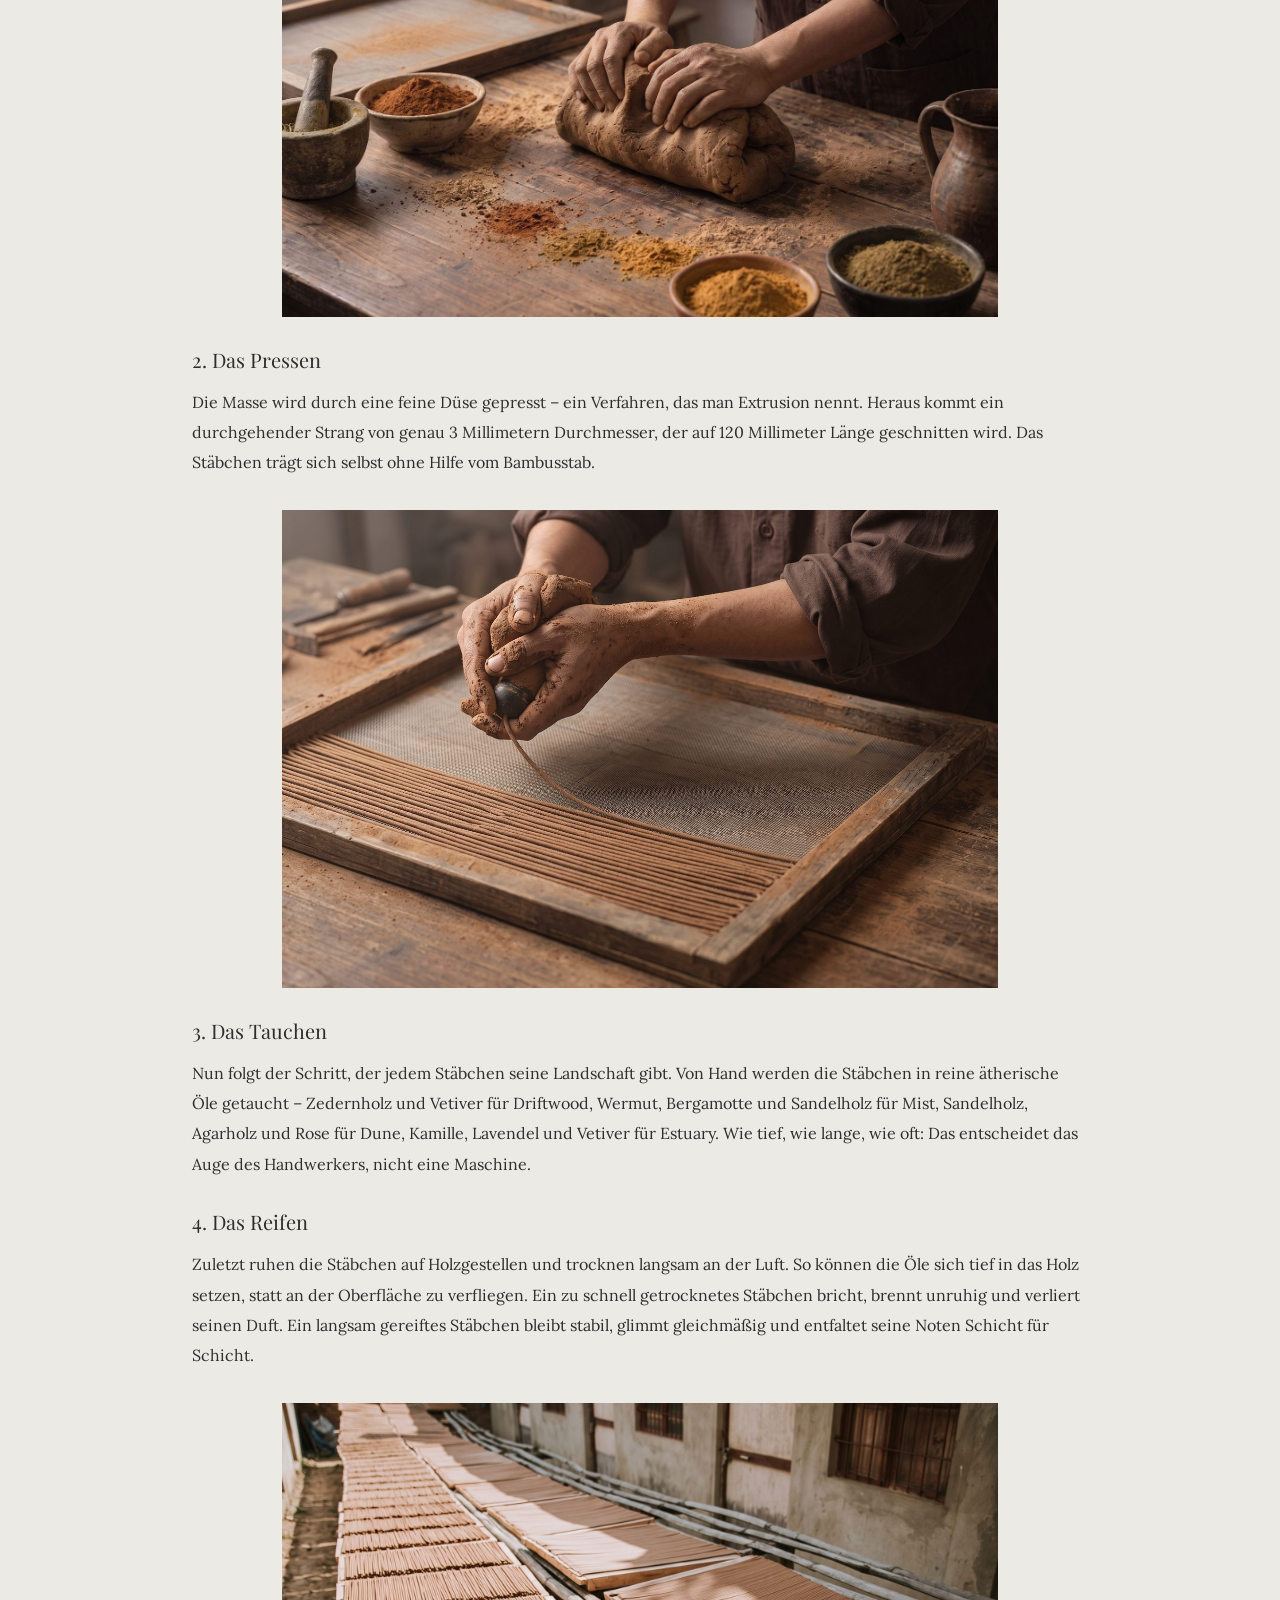
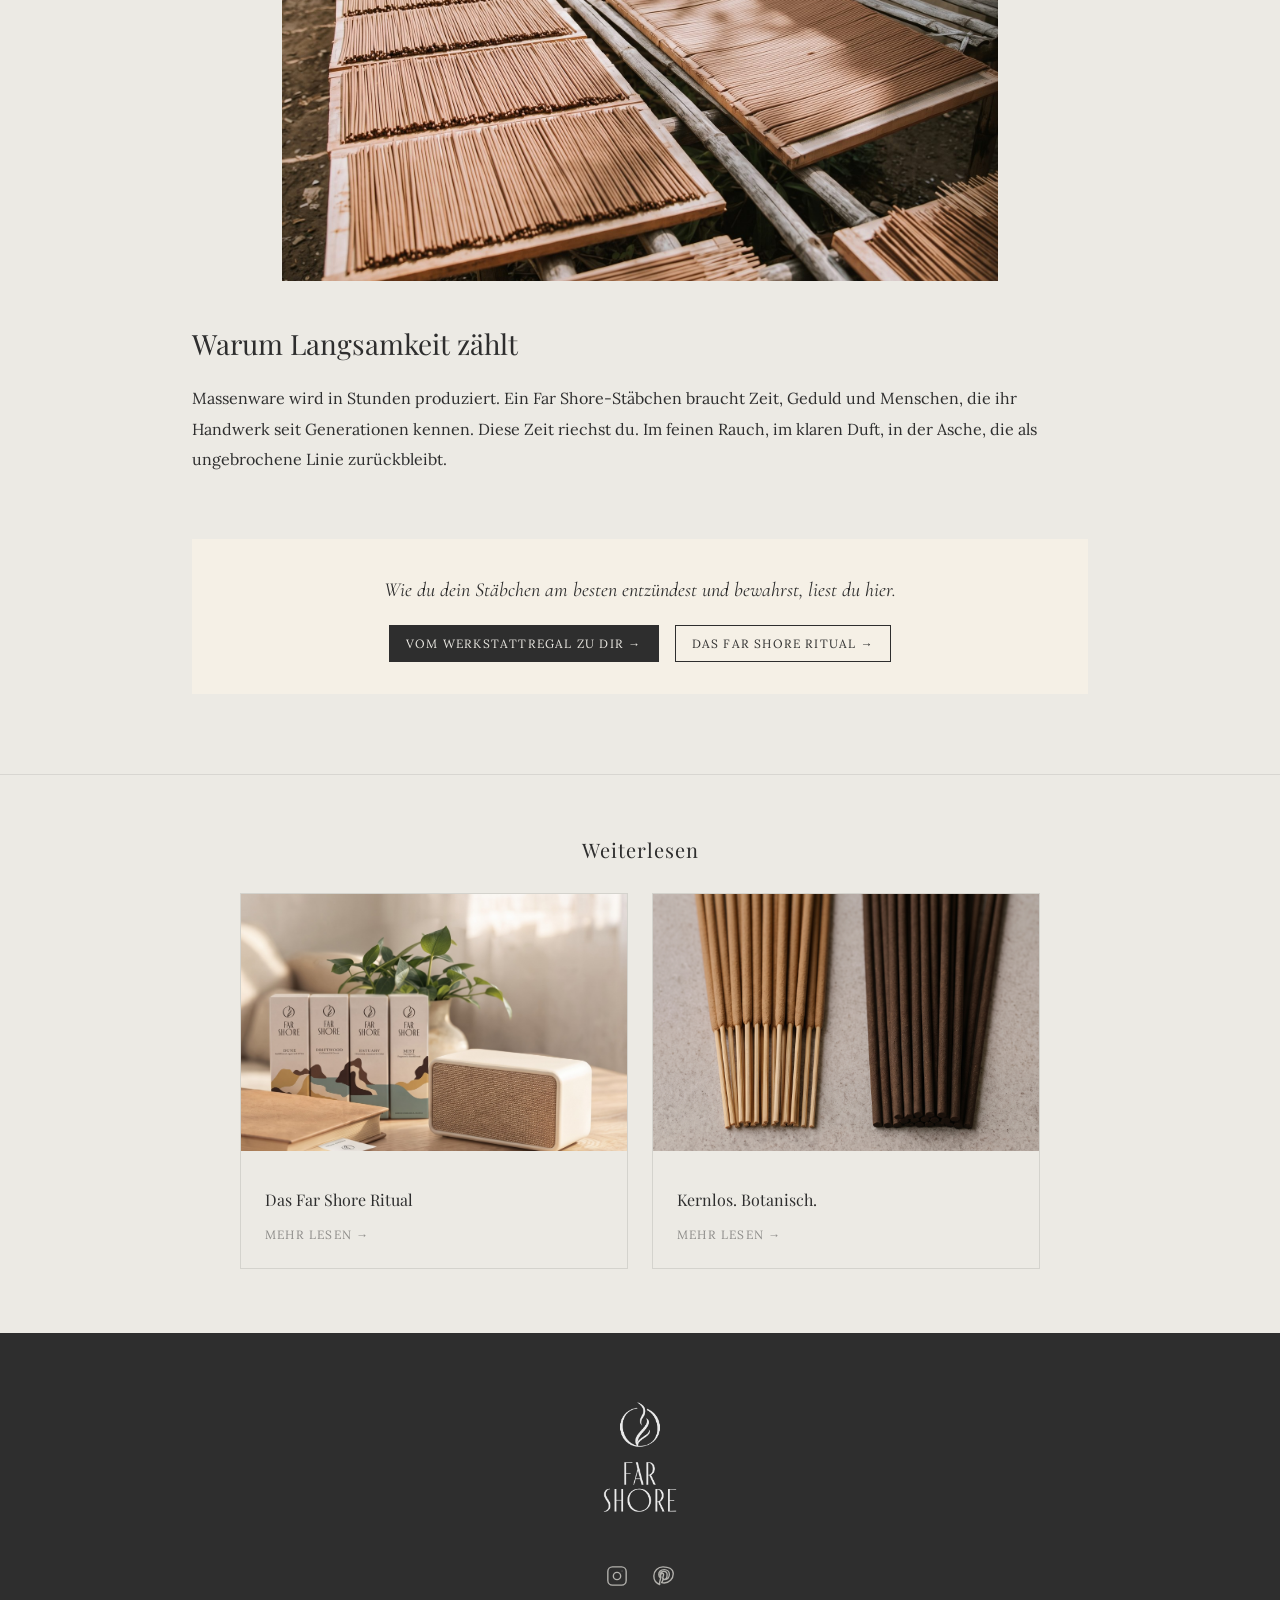
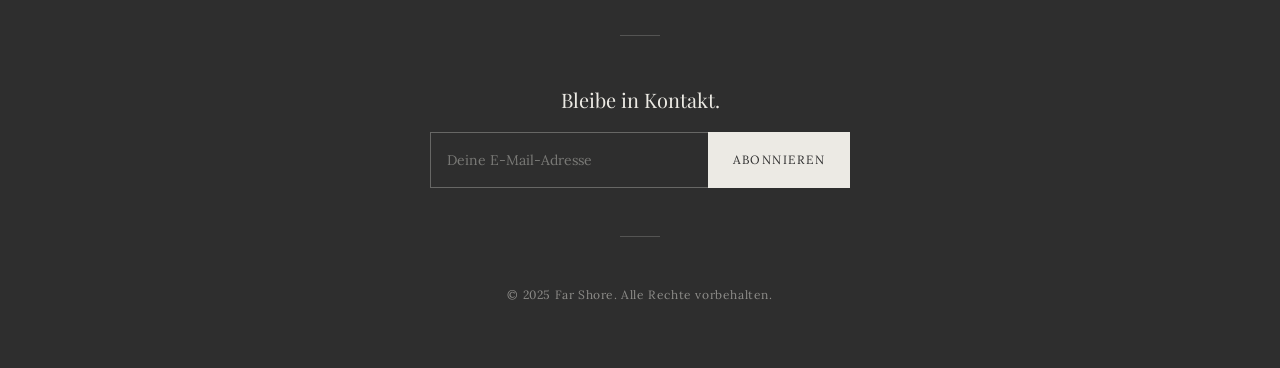
<file: journal/handwerk-raeucherwerk/index.html>
<!DOCTYPE html>
<html lang="de">
<head>
  <meta charset="UTF-8">
  <meta name="viewport" content="width=device-width, initial-scale=1.0">
  <meta name="description" content="Gepresst, von Hand in ätherische Öle getaucht und langsam an der Luft gereift: So entsteht ein Far Shore Räucherstäbchen – Schritt für Schritt.">
  <!-- Focus keyword: Räucherstäbchen Herstellung — secondary: handgemachte Räucherstäbchen, traditionelles Räucherwerk, Räucherwerk aus China -->
  <title>Wie Räucherwerk entsteht: Handwerk aus Jiangmen</title>
  <link rel="icon" type="image/png" href="/images/logo/logo_symbol.png">
  <link rel="canonical" href="/journal/handwerk-raeucherwerk/">

  <link rel="preconnect" href="https://fonts.googleapis.com">
  <link rel="preconnect" href="https://fonts.gstatic.com" crossorigin>
  <link href="https://fonts.googleapis.com/css2?family=Playfair+Display:ital,wght@0,400;0,500;1,400&family=Cormorant+Garamond:ital,wght@0,300;1,300;1,400&family=Lora:ital,wght@0,400;0,500;1,400&display=swap" rel="stylesheet">

  <link rel="stylesheet" href="/css/reset.css">
  <link rel="stylesheet" href="/css/tokens.css">
  <link rel="stylesheet" href="/css/typography.css">
  <link rel="stylesheet" href="/css/layout.css">
  <link rel="stylesheet" href="/css/animations.css">
  <link rel="stylesheet" href="/css/nav.css">
  <link rel="stylesheet" href="/css/footer.css">
  <link rel="stylesheet" href="/css/article.css">
</head>
<body>

  <!-- NAV -->
  <nav class="site-nav site-nav--scrolled" role="navigation" data-i18n-aria="nav.aria">
    <div class="site-nav__inner">
      <a href="/" class="site-nav__wordmark" aria-label="Far Shore home">
        <img src="/images/logo/logo_horizontal.png" alt="Far Shore" class="site-nav__logo">
      </a>
      <ul class="site-nav__links" role="list">
        <li><a href="/#collection" class="site-nav__link" data-i18n="nav.shop"></a></li>
        <li><a href="/#journal" class="site-nav__link" data-i18n="nav.journal"></a></li>
        <li><a href="/#ritual" class="site-nav__link" data-i18n="nav.story"></a></li>
        <li><a href="/#contact" class="site-nav__link" data-i18n="nav.contact"></a></li>
        <li><button class="lang-toggle" id="langToggle">EN</button></li>
      </ul>
      <button class="site-nav__hamburger" data-i18n-aria="nav.open">
        <span></span><span></span><span></span>
      </button>
    </div>
  </nav>

  <!-- Mobile overlay -->
  <div class="site-nav__overlay" role="dialog" aria-modal="true" aria-label="Navigationsmenü">
    <button class="site-nav__overlay-close" data-i18n-aria="nav.close">&times;</button>
    <nav>
      <a href="/#collection" class="site-nav__overlay-link" data-i18n="nav.shop"></a>
      <a href="/#journal" class="site-nav__overlay-link" data-i18n="nav.journal"></a>
      <a href="/#ritual" class="site-nav__overlay-link" data-i18n="nav.story"></a>
      <a href="/#contact" class="site-nav__overlay-link" data-i18n="nav.contact"></a>
    </nav>
    <button class="lang-toggle lang-toggle--overlay" id="langToggleOverlay">EN</button>
  </div>


  <!-- ARTICLE HERO -->
  <header class="article-hero">
    <div class="article-hero__inner">
      <a href="/#journal" class="article-hero__back">
        <svg viewBox="0 0 16 16" aria-hidden="true"><polyline points="10,4 6,8 10,12"/></svg>
        <span data-i18n="article.back"></span>
      </a>
      <span class="article-hero__label" data-i18n="handwerk-raeucherwerk.label"></span>
      <h1 class="article-hero__title" data-i18n="handwerk-raeucherwerk.title"></h1>
      <div class="article-hero__divider" aria-hidden="true"></div>
      <p class="article-hero__meta" data-i18n="handwerk-raeucherwerk.meta"></p>
    </div>
  </header>

  <!-- FEATURE IMAGE -->
  <img class="article-image" src="/images/journal/handwerk-raeucherwerk/hero.jpg" alt="Hunderte Räucherstäbchen trocknen auf Holzgestellen im Werkstatthof">



  <!-- ARTICLE BODY -->
  <main class="article-body" id="main-content">
    <div class="article-body__inner">

      <p data-i18n="handwerk-raeucherwerk.body1" class="article-lead"></p>

      <h2 data-i18n="handwerk-raeucherwerk.body2"></h2>

      <p data-i18n="handwerk-raeucherwerk.body3"></p>

      <p data-i18n="handwerk-raeucherwerk.body4"></p>

      <h3 data-i18n="handwerk-raeucherwerk.body5"></h3>

      <p data-i18n="handwerk-raeucherwerk.body6"></p>

      <img class="journal-image" data-i18n-alt="handwerk-raeucherwerk.alt2" src="/images/journal/handwerk-raeucherwerk/inline-2.jpg" ">

      <h3 data-i18n="handwerk-raeucherwerk.body7"></h3>

      <p data-i18n="handwerk-raeucherwerk.body8"></p>

      <img class="journal-image" data-i18n-alt="handwerk-raeucherwerk.alt1" src="/images/journal/handwerk-raeucherwerk/inline-1.jpg"">

      <h3 data-i18n="handwerk-raeucherwerk.body9"></h3>

      <p data-i18n="handwerk-raeucherwerk.body10"></p>

      <h3 data-i18n="handwerk-raeucherwerk.body11"></h3>

      

      <p data-i18n="handwerk-raeucherwerk.body12"></p>

      <img class="journal-image" data-i18n-alt="handwerk-raeucherwerk.alt1" src="/images/journal/handwerk-raeucherwerk/hero.jpg"">
      <h2 data-i18n="handwerk-raeucherwerk.body13"></h2>

      <p data-i18n="handwerk-raeucherwerk.body14"></p>

      <div class="article-cta">
        <p data-i18n="handwerk-raeucherwerk.cta"></p>
        <div class="article-cta__actions">
          <!-- TODO: point to the live Amazon storefront/collection page once available -->
          <a class="article-btn article-btn--solid" href="https://www.amazon.de" target="_blank" rel="noopener noreferrer" data-i18n="handwerk-raeucherwerk.link1"></a>
          <a class="article-btn" href="/journal/far-shore-ritual/" data-i18n="handwerk-raeucherwerk.link2"></a>
        </div>
      </div>

    </div>
  </main>


  <!-- MORE FROM THE JOURNAL -->
  <section class="article-more" aria-label="More from the journal">
    <div class="article-more__inner">
      <h2 class="article-more__heading" data-i18n="article.more"></h2>
      <div class="article-more__grid">

        <a href="/journal/far-shore-ritual/" class="article-more__card">
          <img class="article-more__card-image" src="/images/journal/far-shore-ritual/hero.jpg" alt="Das Far Shore Ritual">
          <div class="article-more__card-body">
            <h3 class="article-more__card-title" data-i18n="journal.card4.title"></h3>
            <span class="article-more__card-link" data-i18n="article.read_more"></span>
          </div>
        </a>

        <a href="/journal/kernloses-raeucherwerk/" class="article-more__card">
          <img class="article-more__card-image" src="/images/journal/kernloses-raeucherwerk/inline-1.jpeg" alt="Kernlos. Botanisch.">
          <div class="article-more__card-body">
            <h3 class="article-more__card-title" data-i18n="journal.card2.title"></h3>
            <span class="article-more__card-link" data-i18n="article.read_more"></span>
          </div>
        </a>

      </div>
    </div>
  </section>


  <!-- FOOTER -->
  <footer class="site-footer" id="footer" role="contentinfo">
    <div class="site-footer__inner">
      <div class="site-footer__wordmark">
        <img src="/images/logo/logo_vertical.png" alt="Far Shore" class="site-footer__logo">
      </div>
      <div class="site-footer__socials" aria-label="Social media links">
        <a href="#" class="site-footer__social-link" aria-label="Instagram">
          <svg viewBox="0 0 24 24" fill="none" stroke="currentColor" stroke-width="1.5" stroke-linecap="round" stroke-linejoin="round">
            <rect x="2" y="2" width="20" height="20" rx="5" ry="5"/>
            <circle cx="12" cy="12" r="4"/>
            <circle cx="17.5" cy="6.5" r="0.5" fill="currentColor" stroke="none"/>
          </svg>
        </a>
        <a href="#" class="site-footer__social-link" aria-label="Pinterest">
          <svg viewBox="0 0 24 24" fill="none" stroke="currentColor" stroke-width="1.5" stroke-linecap="round" stroke-linejoin="round">
            <path d="M12 2C6.48 2 2 6.48 2 12c0 4.24 2.65 7.86 6.39 9.29-.09-.78-.17-1.98.03-2.83.19-.76 1.26-5.33 1.26-5.33s-.32-.64-.32-1.59c0-1.49.86-2.6 1.94-2.6.91 0 1.35.68 1.35 1.5 0 .92-.58 2.29-.88 3.56-.25 1.06.53 1.93 1.57 1.93 1.88 0 3.14-2.4 3.14-5.24 0-2.16-1.46-3.68-3.55-3.68-2.42 0-3.84 1.82-3.84 3.7 0 .73.28 1.51.63 1.94.07.08.08.15.06.23-.06.27-.21.85-.24.97-.04.16-.13.19-.3.12-1.13-.53-1.84-2.18-1.84-3.51 0-2.85 2.07-5.47 5.97-5.47 3.13 0 5.57 2.23 5.57 5.21 0 3.11-1.96 5.61-4.67 5.61-.91 0-1.77-.47-2.06-1.03l-.56 2.09c-.2.78-.75 1.75-1.12 2.34.84.26 1.73.4 2.65.4 5.52 0 10-4.48 10-10S17.52 2 12 2z"/>
          </svg>
        </a>
      </div>
      <div class="site-footer__divider"></div>
      <div class="site-footer__newsletter">
        <p class="site-footer__newsletter-label" data-i18n="footer.newsletter.label"></p>
        <form class="site-footer__newsletter-form" action="#" method="post" novalidate>
          <input class="site-footer__newsletter-input" type="email" name="email"
            data-i18n-placeholder="footer.newsletter.placeholder" aria-label="E-Mail-Adresse" required>
          <button class="site-footer__newsletter-btn" type="submit" data-i18n="footer.newsletter.btn"></button>
        </form>
      </div>
      <div class="site-footer__divider"></div>
      <p class="site-footer__legal" data-i18n="footer.legal"></p>
    </div>
  </footer>

  <script type="module" src="/js/i18n.js"></script>
  <script type="module" src="/js/nav.js"></script>
  <script type="module" src="/js/scroll-reveal.js"></script>
</body>
</html>
</file>
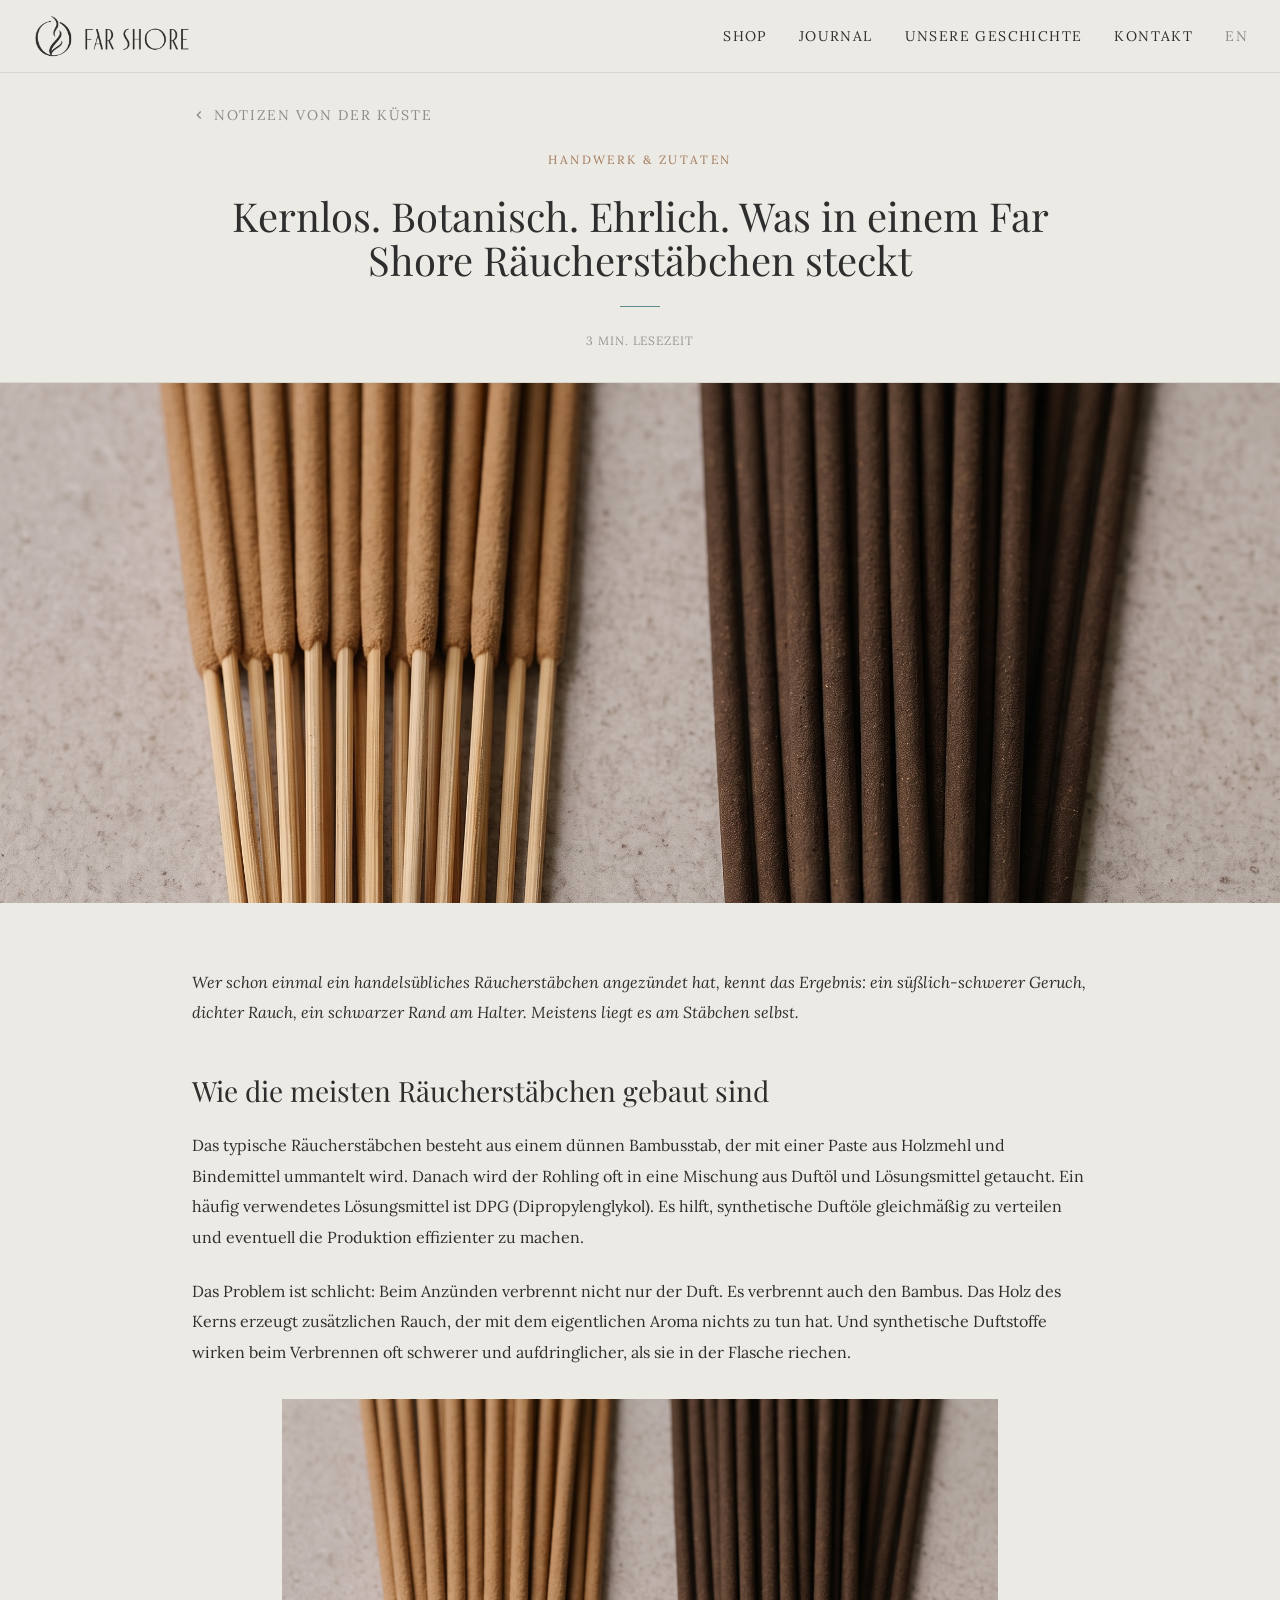
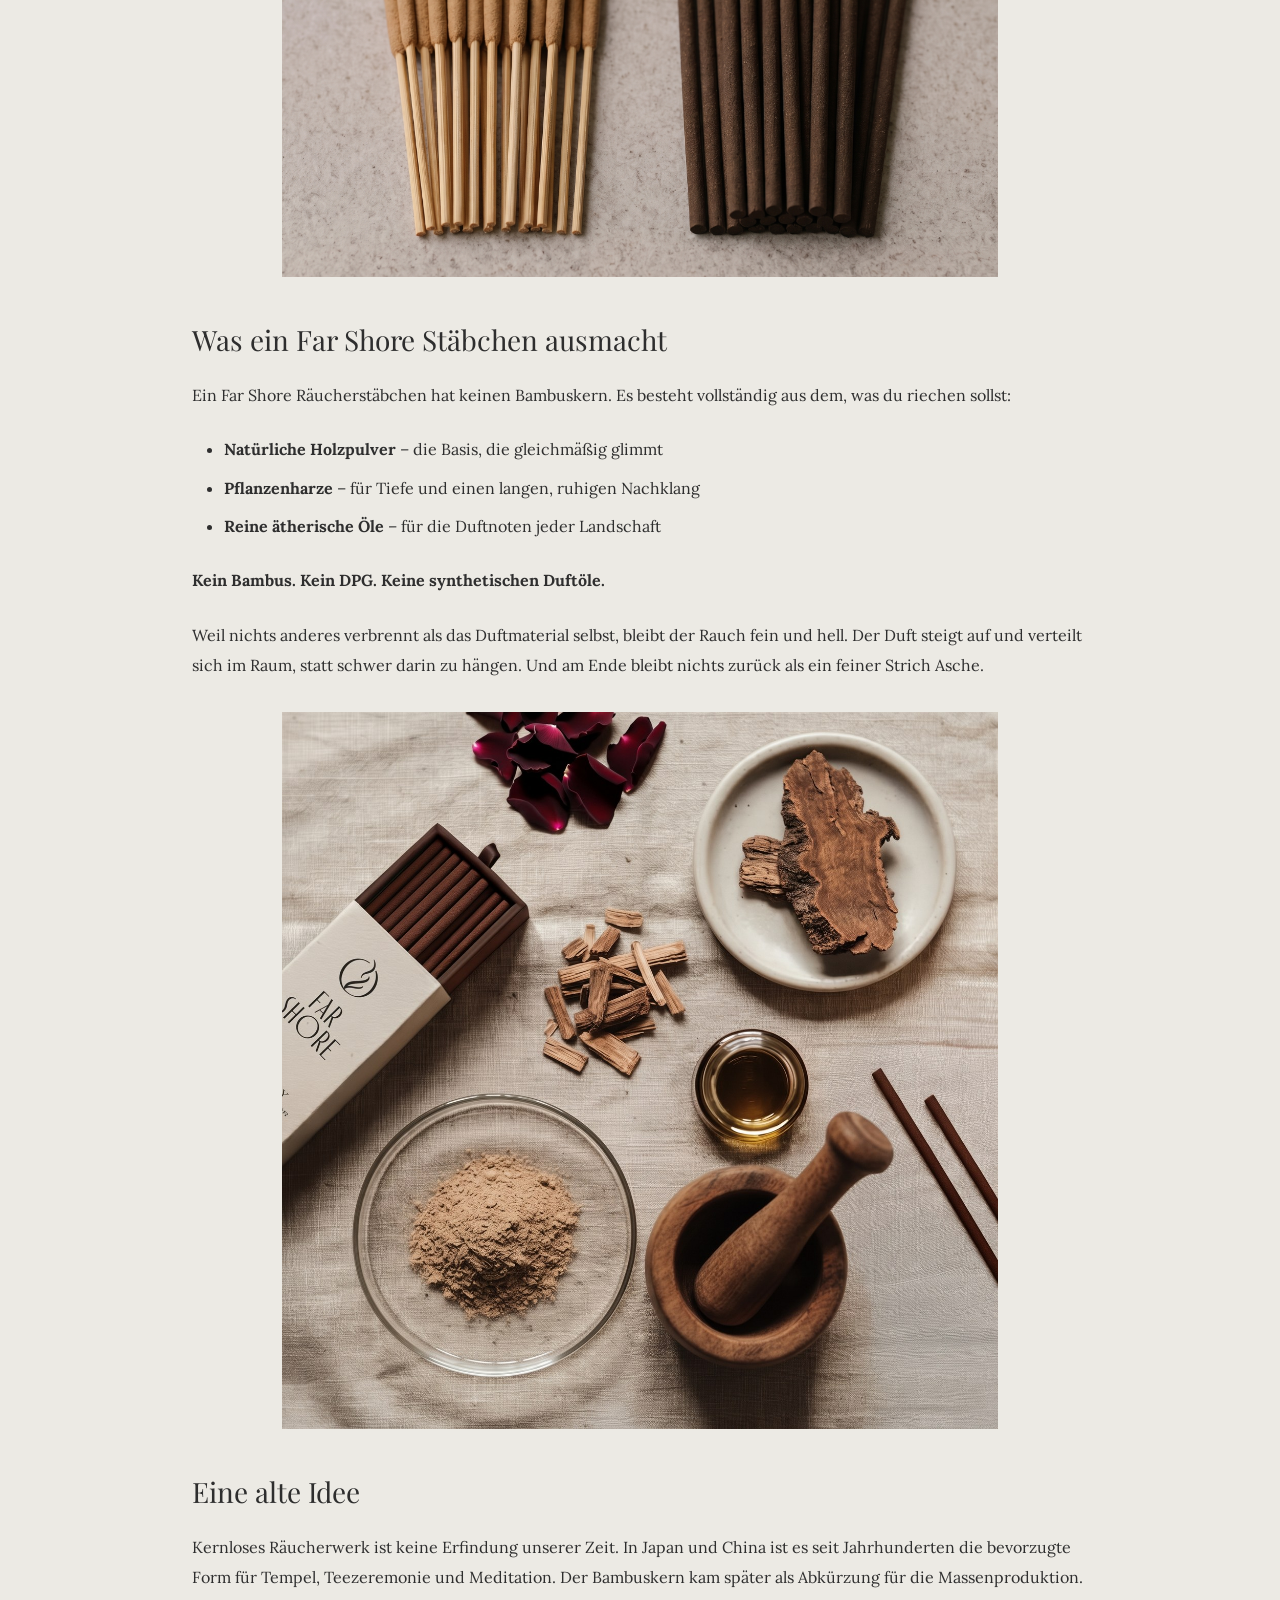
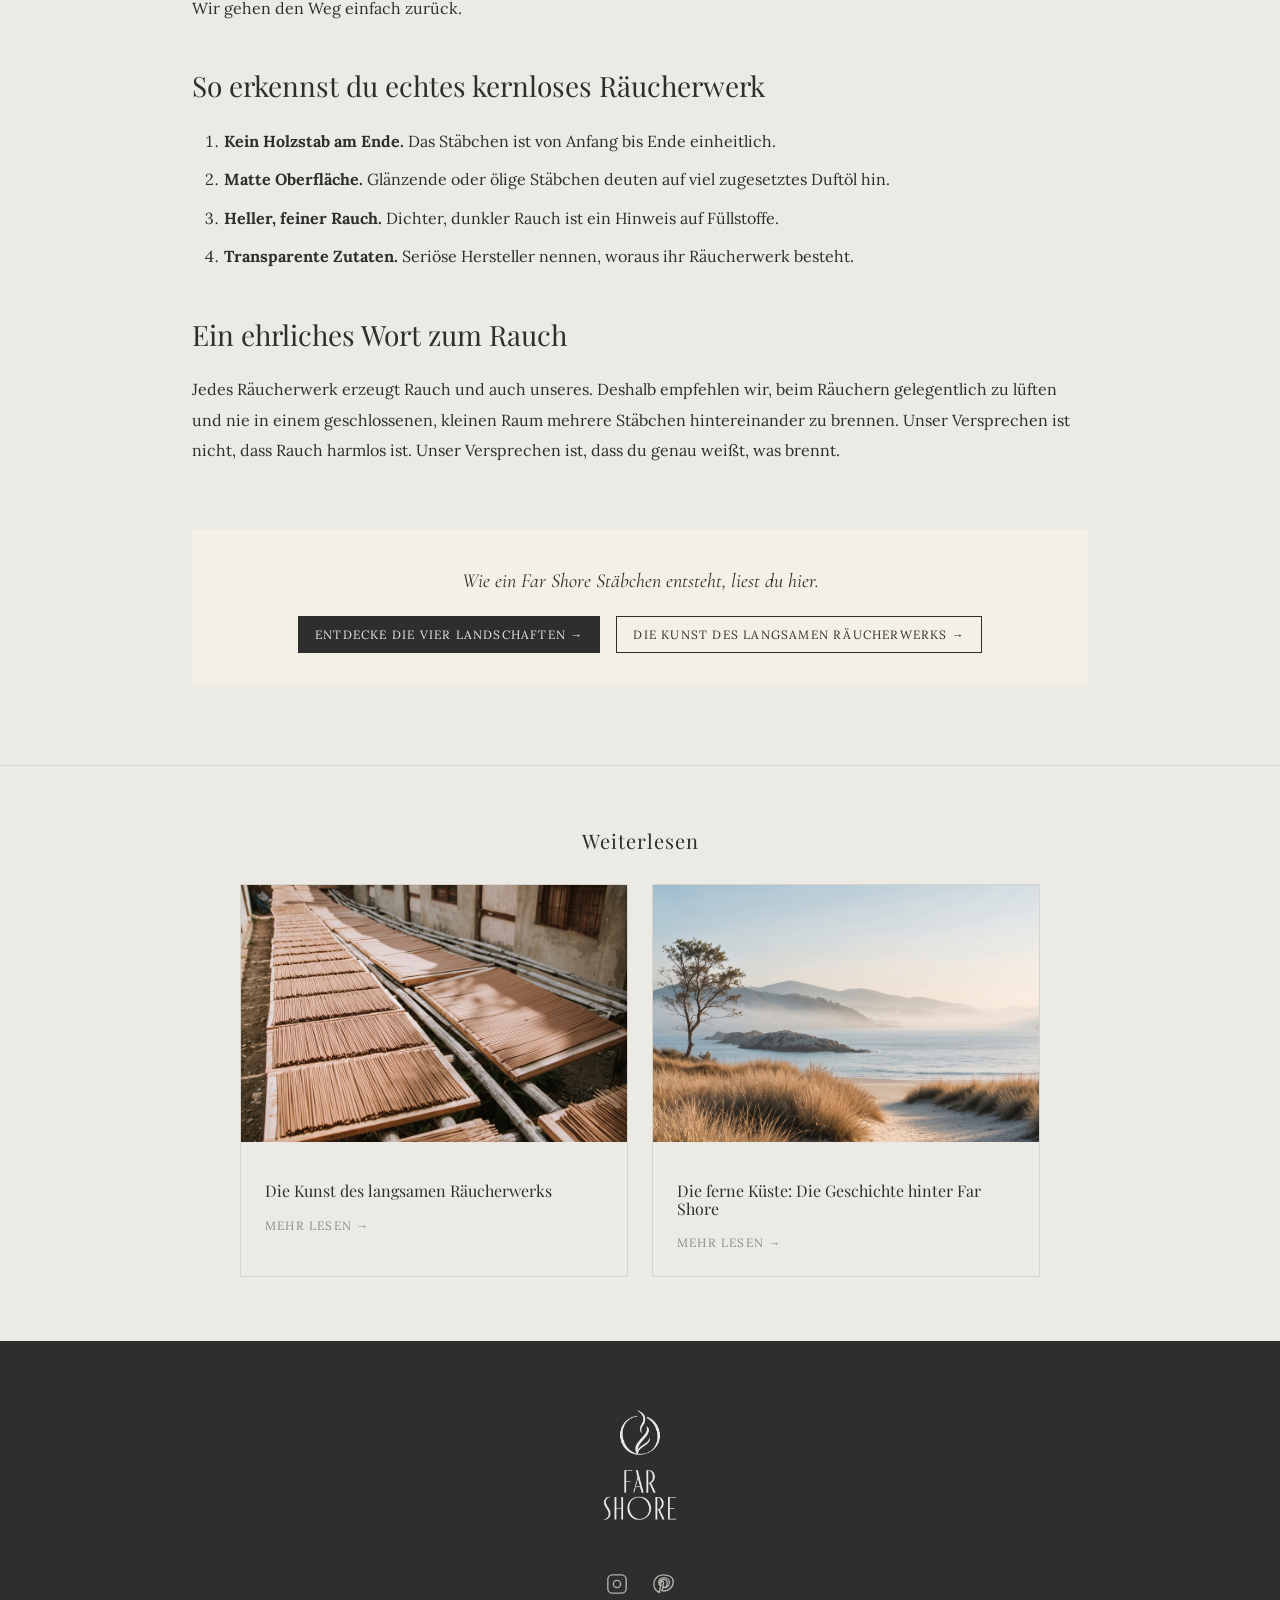
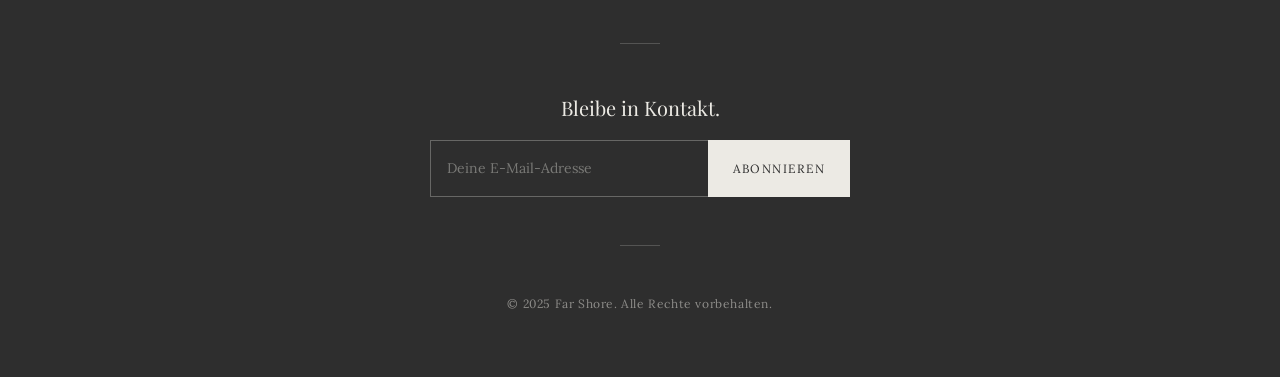
<file: journal/kernloses-raeucherwerk/index.html>
<!doctype html>
<html lang="de">
  <head>
    <meta charset="UTF-8" />
    <meta name="viewport" content="width=device-width, initial-scale=1.0" />
    <meta
      name="description"
      content="Kein Bambuskern, kein DPG, keine synthetischen Duftöle. Was kernloses, botanisches Räucherwerk ausmacht – und woran du es erkennst."
    />
    <!-- Focus keyword: kernlose Räucherstäbchen — secondary: Räucherstäbchen ohne Bambus, natürliche Räucherstäbchen, DPG Räucherstäbchen -->
    <title>Kernloses Räucherwerk: Warum ohne Bambus besser duftet</title>
    <link rel="icon" type="image/png" href="/images/logo/logo_symbol.png" />
    <link rel="canonical" href="/journal/kernloses-raeucherwerk/" />

    <link rel="preconnect" href="https://fonts.googleapis.com" />
    <link rel="preconnect" href="https://fonts.gstatic.com" crossorigin />
    <link
      href="https://fonts.googleapis.com/css2?family=Playfair+Display:ital,wght@0,400;0,500;1,400&family=Cormorant+Garamond:ital,wght@0,300;1,300;1,400&family=Lora:ital,wght@0,400;0,500;1,400&display=swap"
      rel="stylesheet"
    />

    <link rel="stylesheet" href="/css/reset.css" />
    <link rel="stylesheet" href="/css/tokens.css" />
    <link rel="stylesheet" href="/css/typography.css" />
    <link rel="stylesheet" href="/css/layout.css" />
    <link rel="stylesheet" href="/css/animations.css" />
    <link rel="stylesheet" href="/css/nav.css" />
    <link rel="stylesheet" href="/css/footer.css" />
    <link rel="stylesheet" href="/css/article.css" />
  </head>
  <body>
    <!-- NAV -->
    <nav
      class="site-nav site-nav--scrolled"
      role="navigation"
      data-i18n-aria="nav.aria"
    >
      <div class="site-nav__inner">
        <a href="/" class="site-nav__wordmark" aria-label="Far Shore home">
          <img
            src="/images/logo/logo_horizontal.png"
            alt="Far Shore"
            class="site-nav__logo"
          />
        </a>
        <ul class="site-nav__links" role="list">
          <li>
            <a
              href="/#collection"
              class="site-nav__link"
              data-i18n="nav.shop"
            ></a>
          </li>
          <li>
            <a
              href="/#journal"
              class="site-nav__link"
              data-i18n="nav.journal"
            ></a>
          </li>
          <li>
            <a href="/#ritual" class="site-nav__link" data-i18n="nav.story"></a>
          </li>
          <li>
            <a
              href="/#contact"
              class="site-nav__link"
              data-i18n="nav.contact"
            ></a>
          </li>
          <li><button class="lang-toggle" id="langToggle">EN</button></li>
        </ul>
        <button class="site-nav__hamburger" data-i18n-aria="nav.open">
          <span></span><span></span><span></span>
        </button>
      </div>
    </nav>

    <!-- Mobile overlay -->
    <div
      class="site-nav__overlay"
      role="dialog"
      aria-modal="true"
      aria-label="Navigationsmenü"
    >
      <button class="site-nav__overlay-close" data-i18n-aria="nav.close">
        &times;
      </button>
      <nav>
        <a
          href="/#collection"
          class="site-nav__overlay-link"
          data-i18n="nav.shop"
        ></a>
        <a
          href="/#journal"
          class="site-nav__overlay-link"
          data-i18n="nav.journal"
        ></a>
        <a
          href="/#ritual"
          class="site-nav__overlay-link"
          data-i18n="nav.story"
        ></a>
        <a
          href="/#contact"
          class="site-nav__overlay-link"
          data-i18n="nav.contact"
        ></a>
      </nav>
      <button class="lang-toggle lang-toggle--overlay" id="langToggleOverlay">
        EN
      </button>
    </div>

    <!-- ARTICLE HERO -->
    <header class="article-hero">
      <div class="article-hero__inner">
        <a href="/#journal" class="article-hero__back">
          <svg viewBox="0 0 16 16" aria-hidden="true">
            <polyline points="10,4 6,8 10,12" />
          </svg>
          <span data-i18n="article.back"></span>
        </a>
        <span
          class="article-hero__label"
          data-i18n="kernloses-raeucherwerk.label"
        ></span>
        <h1
          class="article-hero__title"
          data-i18n="kernloses-raeucherwerk.title"
        ></h1>
        <div class="article-hero__divider" aria-hidden="true"></div>
        <p
          class="article-hero__meta"
          data-i18n="kernloses-raeucherwerk.meta"
        ></p>
      </div>
    </header>

    <!-- FEATURE IMAGE -->
    <img
      class="article-image"
      src="/images/journal/kernloses-raeucherwerk/inline-1.jpeg"
      alt="Zwei Räucherstäbchen im Vergleich: eines mit sichtbarem Bambuskern, eines vollständig kernlos"
    />

    <!-- ARTICLE BODY -->
    <main class="article-body" id="main-content">
      <div class="article-body__inner">
        <p data-i18n="kernloses-raeucherwerk.body1" class="article-lead"></p>

        <h2 data-i18n="kernloses-raeucherwerk.body2"></h2>

        <p data-i18n="kernloses-raeucherwerk.body3"></p>

        <p data-i18n="kernloses-raeucherwerk.body4"></p>

        <img
          class="journal-image"
          data-i18n-alt="kernloses-raeucherwerk.alt1"
          src="/images/journal/kernloses-raeucherwerk/inline-1.jpeg"
        />

        <h2 data-i18n="kernloses-raeucherwerk.body5"></h2>

        <p data-i18n="kernloses-raeucherwerk.body6"></p>

        <ul>
          <li data-i18n="kernloses-raeucherwerk.body7"></li>
          <li data-i18n="kernloses-raeucherwerk.body8"></li>
          <li data-i18n="kernloses-raeucherwerk.body9"></li>
        </ul>

        <p data-i18n="kernloses-raeucherwerk.body10"></p>

        <p data-i18n="kernloses-raeucherwerk.body11"></p>

        <img
          class="journal-image"
          data-i18n-alt="kernloses-raeucherwerk.alt2"
          src="/images/journal/kernloses-raeucherwerk/inline-2.jpg"
          style="aspect-ratio: 3 / 3"
        />

        <h2 data-i18n="kernloses-raeucherwerk.body12"></h2>

        <p data-i18n="kernloses-raeucherwerk.body13"></p>

        <h2 data-i18n="kernloses-raeucherwerk.body14"></h2>

        <ol>
          <li data-i18n="kernloses-raeucherwerk.body15"></li>
          <li data-i18n="kernloses-raeucherwerk.body16"></li>
          <li data-i18n="kernloses-raeucherwerk.body17"></li>
          <li data-i18n="kernloses-raeucherwerk.body18"></li>
        </ol>

        <h2 data-i18n="kernloses-raeucherwerk.body19"></h2>

        <p data-i18n="kernloses-raeucherwerk.body20"></p>

        <div class="article-cta">
          <p data-i18n="kernloses-raeucherwerk.cta"></p>
          <div class="article-cta__actions">
            <!-- TODO: point to the live Amazon storefront/collection page once available -->
            <a
              class="article-btn article-btn--solid"
              href="https://www.amazon.de"
              target="_blank"
              rel="noopener noreferrer"
              data-i18n="kernloses-raeucherwerk.link1"
            ></a>
            <a
              class="article-btn"
              href="/journal/handwerk-raeucherwerk/"
              data-i18n="kernloses-raeucherwerk.link2"
            ></a>
          </div>
        </div>
      </div>
    </main>

    <!-- MORE FROM THE JOURNAL -->
    <section class="article-more" aria-label="More from the journal">
      <div class="article-more__inner">
        <h2 class="article-more__heading" data-i18n="article.more"></h2>
        <div class="article-more__grid">
          <a href="/journal/handwerk-raeucherwerk/" class="article-more__card">
            <img
              class="article-more__card-image"
              src="/images/journal/handwerk-raeucherwerk/hero.jpg"
              alt="Die Kunst des langsamen Räucherwerks"
            />
            <div class="article-more__card-body">
              <h3
                class="article-more__card-title"
                data-i18n="journal.card3.title"
              ></h3>
              <span
                class="article-more__card-link"
                data-i18n="article.read_more"
              ></span>
            </div>
          </a>

          <a href="/journal/die-ferne-kueste/" class="article-more__card">
            <img
              class="article-more__card-image"
              src="/images/journal/die-ferne-kueste/hero.jpg"
              alt="Die ferne Küste"
            />
            <div class="article-more__card-body">
              <h3
                class="article-more__card-title"
                data-i18n="journal.card1.title"
              ></h3>
              <span
                class="article-more__card-link"
                data-i18n="article.read_more"
              ></span>
            </div>
          </a>
        </div>
      </div>
    </section>

    <!-- FOOTER -->
    <footer class="site-footer" id="footer" role="contentinfo">
      <div class="site-footer__inner">
        <div class="site-footer__wordmark">
          <img
            src="/images/logo/logo_vertical.png"
            alt="Far Shore"
            class="site-footer__logo"
          />
        </div>
        <div class="site-footer__socials" aria-label="Social media links">
          <a href="#" class="site-footer__social-link" aria-label="Instagram">
            <svg
              viewBox="0 0 24 24"
              fill="none"
              stroke="currentColor"
              stroke-width="1.5"
              stroke-linecap="round"
              stroke-linejoin="round"
            >
              <rect x="2" y="2" width="20" height="20" rx="5" ry="5" />
              <circle cx="12" cy="12" r="4" />
              <circle
                cx="17.5"
                cy="6.5"
                r="0.5"
                fill="currentColor"
                stroke="none"
              />
            </svg>
          </a>
          <a href="#" class="site-footer__social-link" aria-label="Pinterest">
            <svg
              viewBox="0 0 24 24"
              fill="none"
              stroke="currentColor"
              stroke-width="1.5"
              stroke-linecap="round"
              stroke-linejoin="round"
            >
              <path
                d="M12 2C6.48 2 2 6.48 2 12c0 4.24 2.65 7.86 6.39 9.29-.09-.78-.17-1.98.03-2.83.19-.76 1.26-5.33 1.26-5.33s-.32-.64-.32-1.59c0-1.49.86-2.6 1.94-2.6.91 0 1.35.68 1.35 1.5 0 .92-.58 2.29-.88 3.56-.25 1.06.53 1.93 1.57 1.93 1.88 0 3.14-2.4 3.14-5.24 0-2.16-1.46-3.68-3.55-3.68-2.42 0-3.84 1.82-3.84 3.7 0 .73.28 1.51.63 1.94.07.08.08.15.06.23-.06.27-.21.85-.24.97-.04.16-.13.19-.3.12-1.13-.53-1.84-2.18-1.84-3.51 0-2.85 2.07-5.47 5.97-5.47 3.13 0 5.57 2.23 5.57 5.21 0 3.11-1.96 5.61-4.67 5.61-.91 0-1.77-.47-2.06-1.03l-.56 2.09c-.2.78-.75 1.75-1.12 2.34.84.26 1.73.4 2.65.4 5.52 0 10-4.48 10-10S17.52 2 12 2z"
              />
            </svg>
          </a>
        </div>
        <div class="site-footer__divider"></div>
        <div class="site-footer__newsletter">
          <p
            class="site-footer__newsletter-label"
            data-i18n="footer.newsletter.label"
          ></p>
          <form
            class="site-footer__newsletter-form"
            action="#"
            method="post"
            novalidate
          >
            <input
              class="site-footer__newsletter-input"
              type="email"
              name="email"
              data-i18n-placeholder="footer.newsletter.placeholder"
              aria-label="E-Mail-Adresse"
              required
            />
            <button
              class="site-footer__newsletter-btn"
              type="submit"
              data-i18n="footer.newsletter.btn"
            ></button>
          </form>
        </div>
        <div class="site-footer__divider"></div>
        <p class="site-footer__legal" data-i18n="footer.legal"></p>
      </div>
    </footer>

    <script type="module" src="/js/i18n.js"></script>
    <script type="module" src="/js/nav.js"></script>
    <script type="module" src="/js/scroll-reveal.js"></script>
  </body>
</html>
</file>
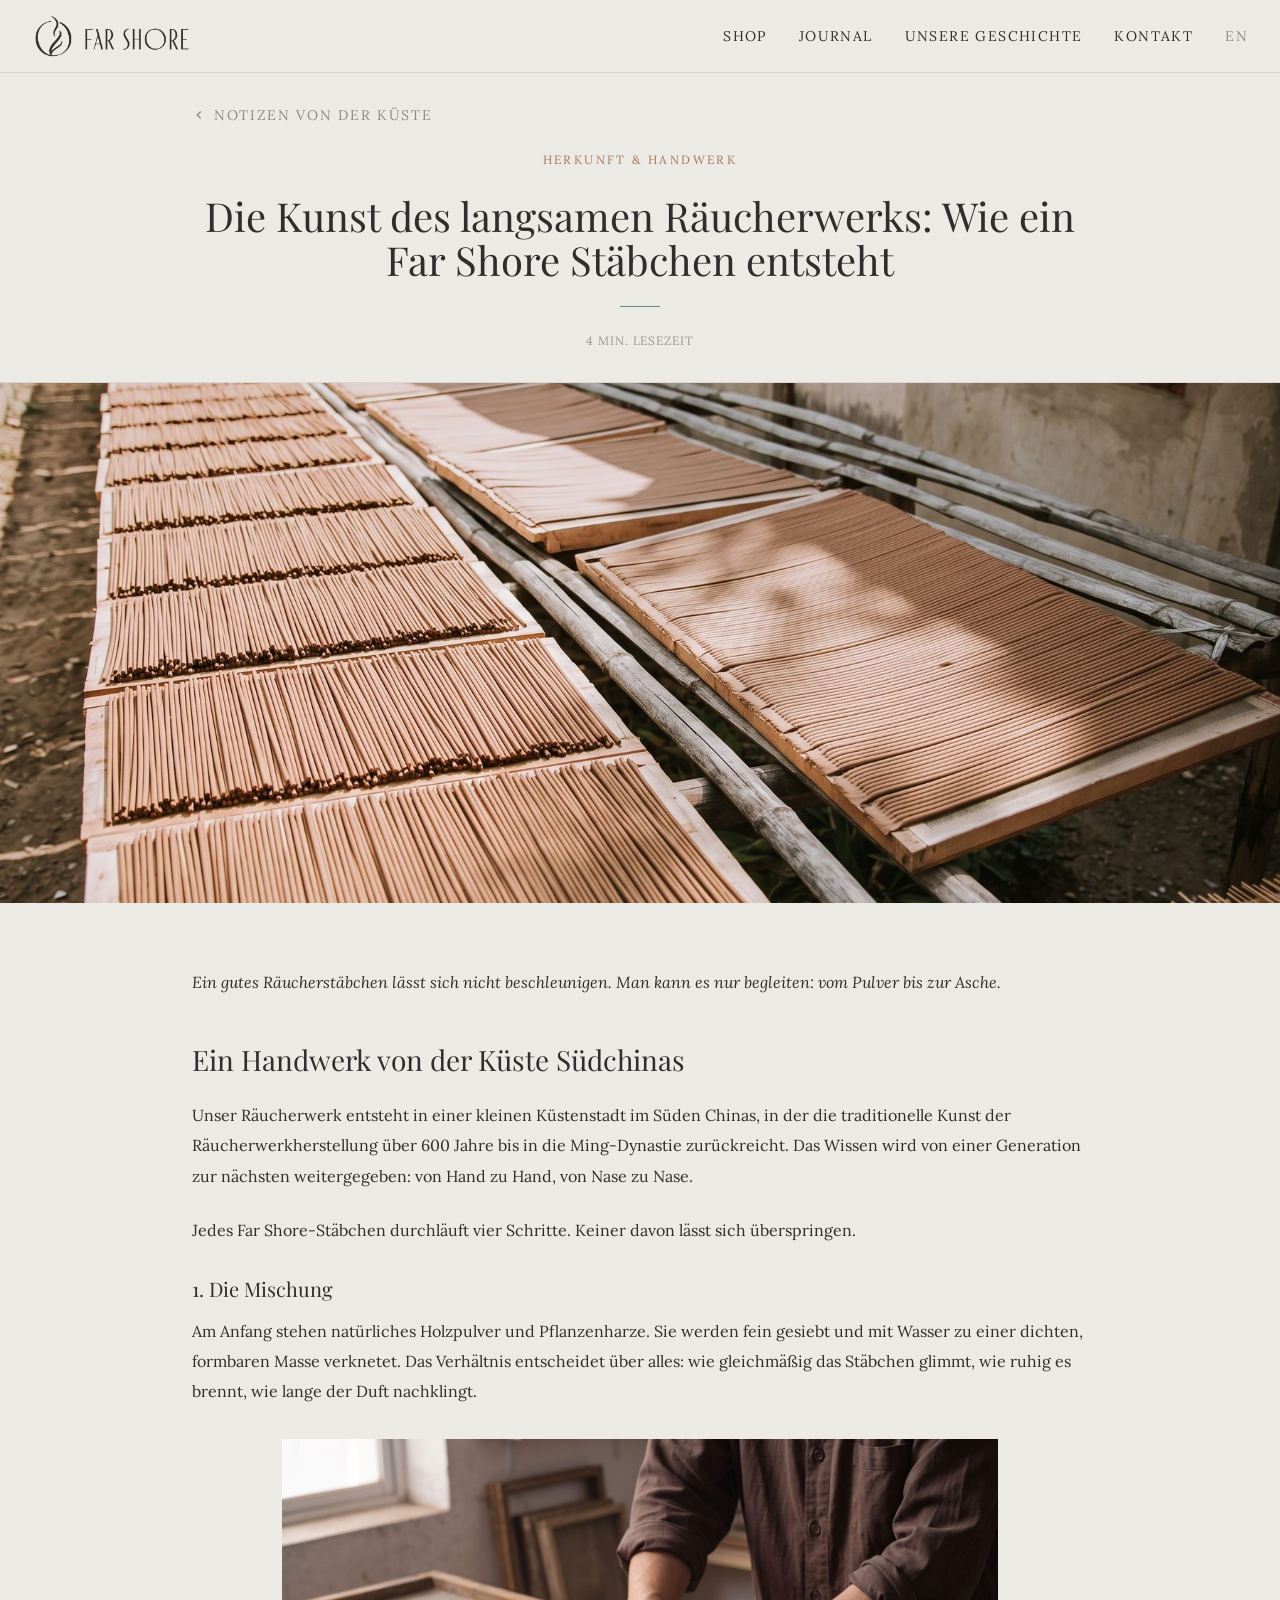
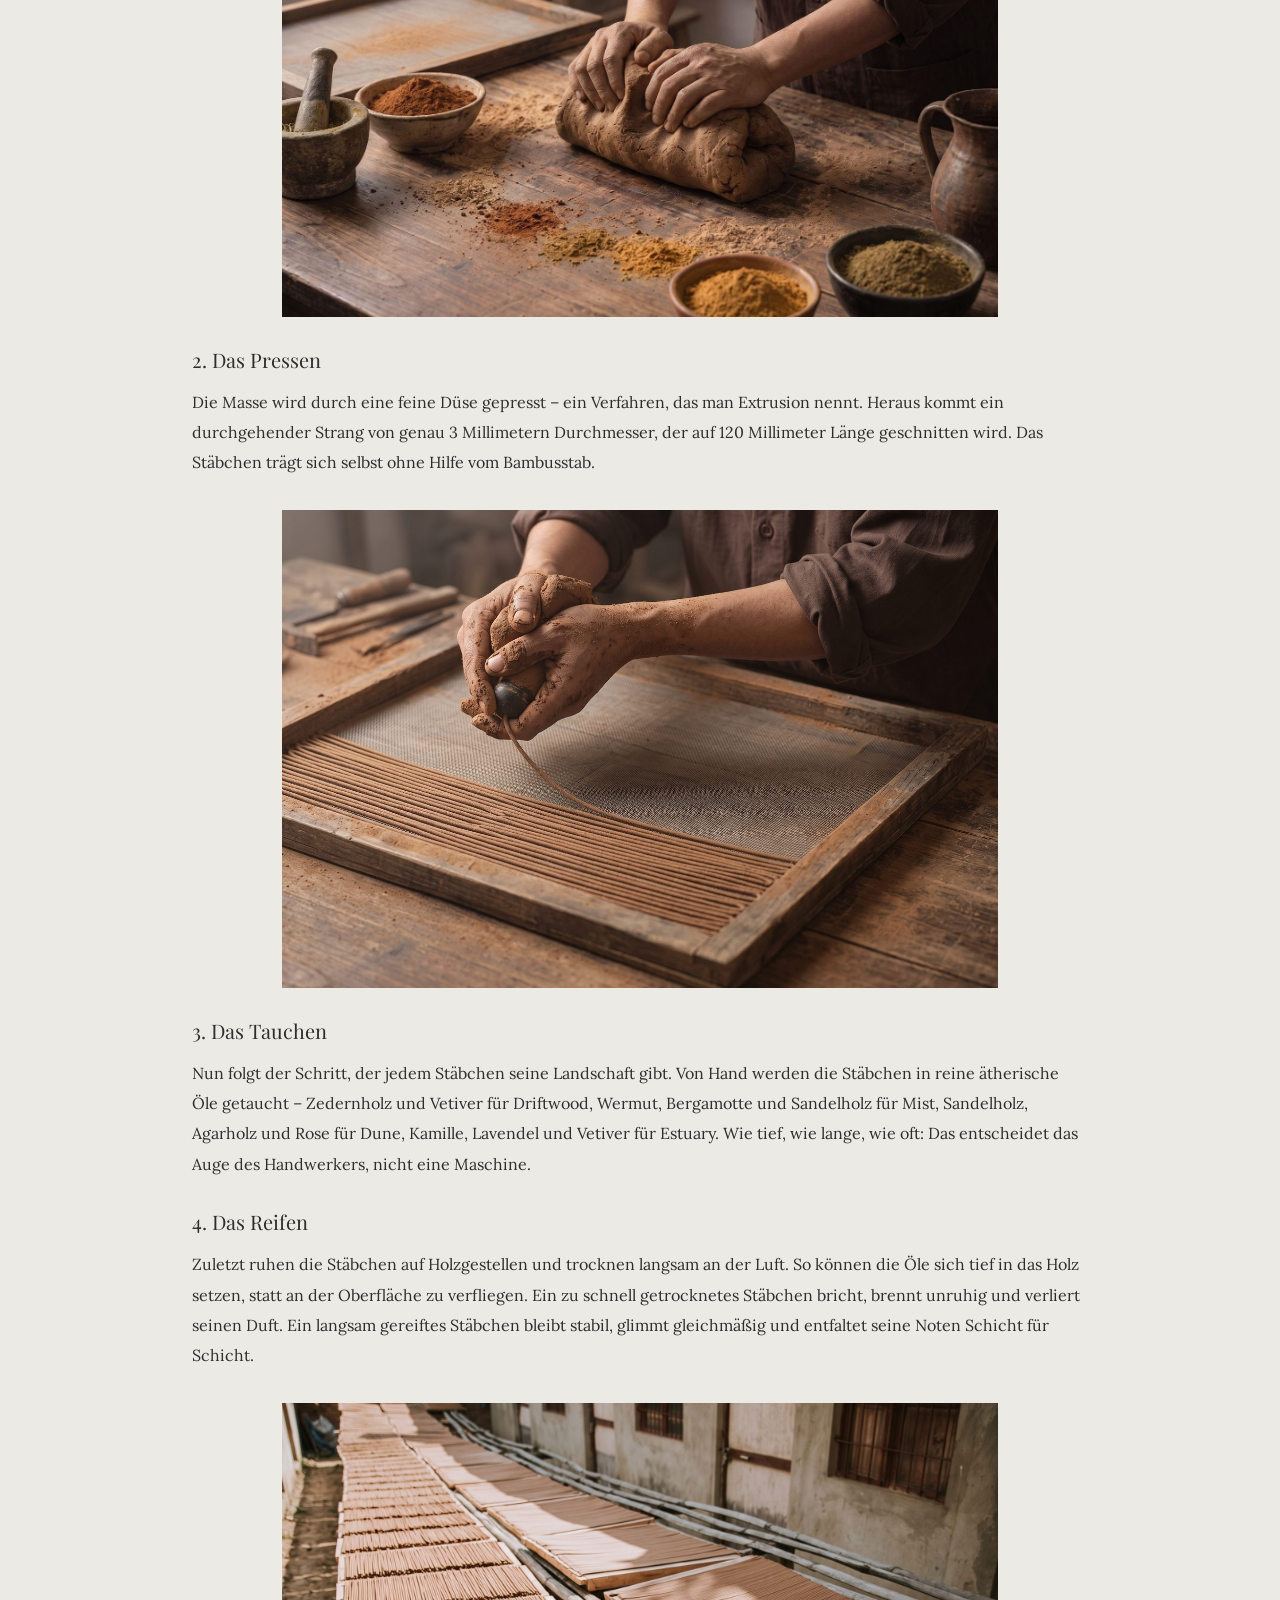
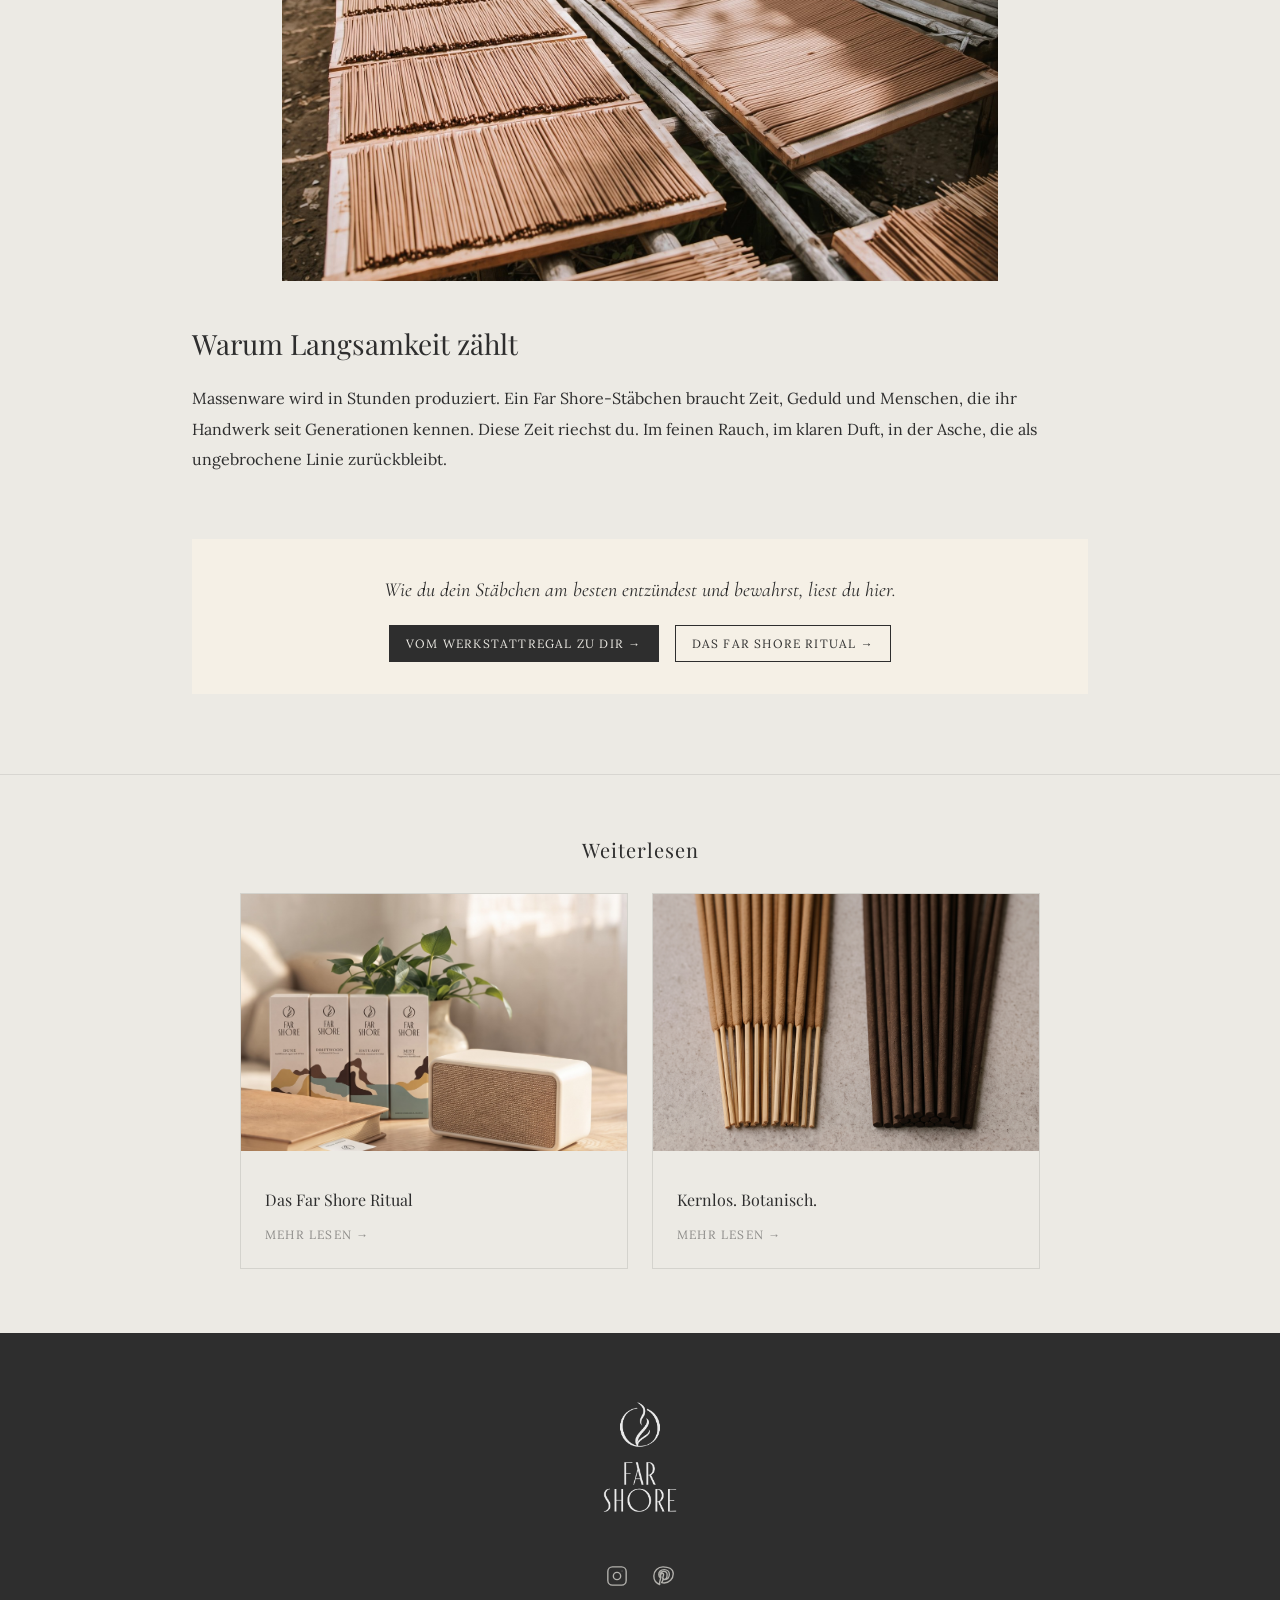
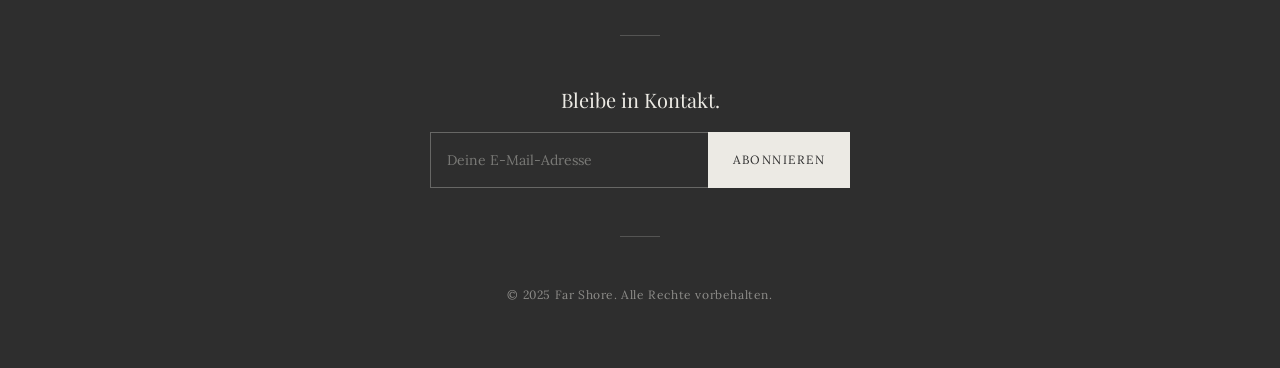
<file: journal/smoke_history/index.html>
<!DOCTYPE html>
<html lang="de">
<head>
  <meta charset="UTF-8">
  <title>Redirecting… — Far Shore</title>
  <meta name="robots" content="noindex">
  <link rel="canonical" href="/journal/handwerk-raeucherwerk/">
  <meta http-equiv="refresh" content="0; url=/journal/handwerk-raeucherwerk/">
  <script>location.replace('/journal/handwerk-raeucherwerk/');</script>
</head>
<body>
  <p>This page has moved. Continue to <a href="/journal/handwerk-raeucherwerk/">Die Kunst des langsamen Räucherwerks</a>.</p>
</body>
</html>
</file>
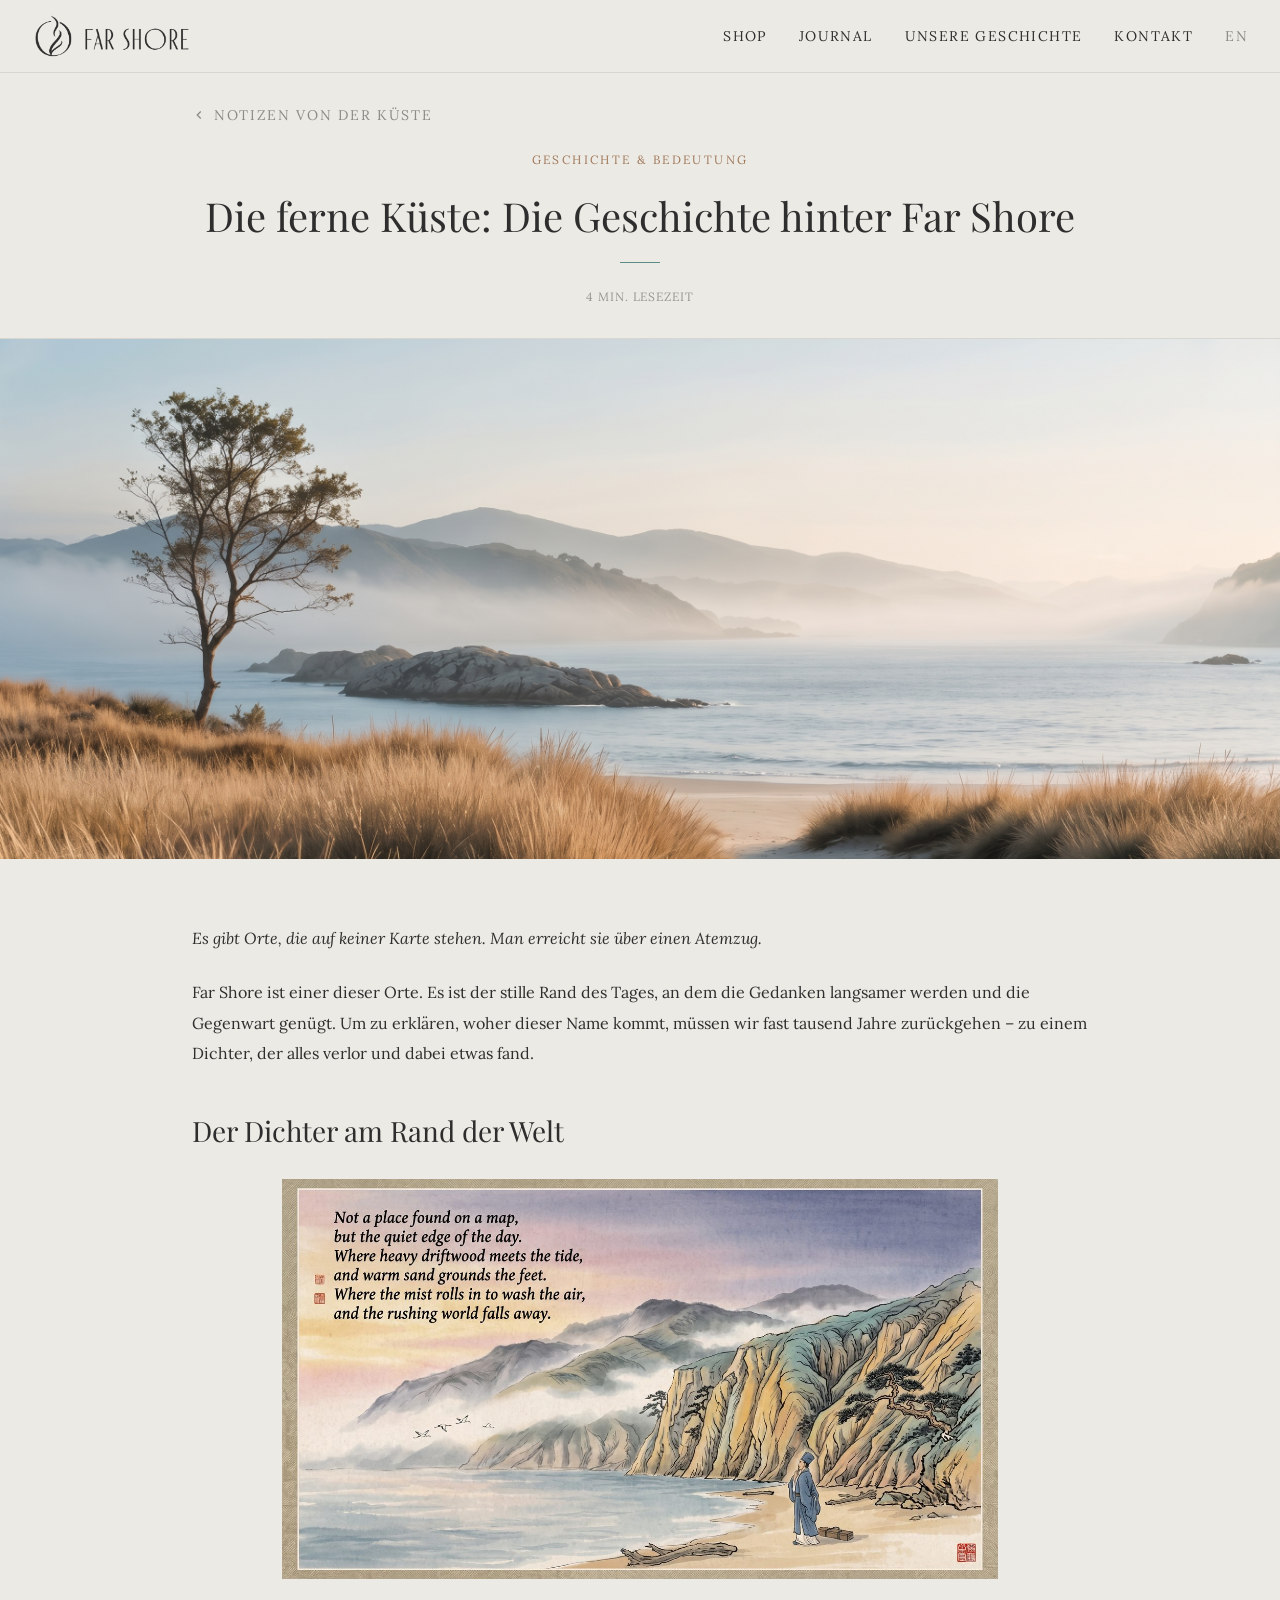
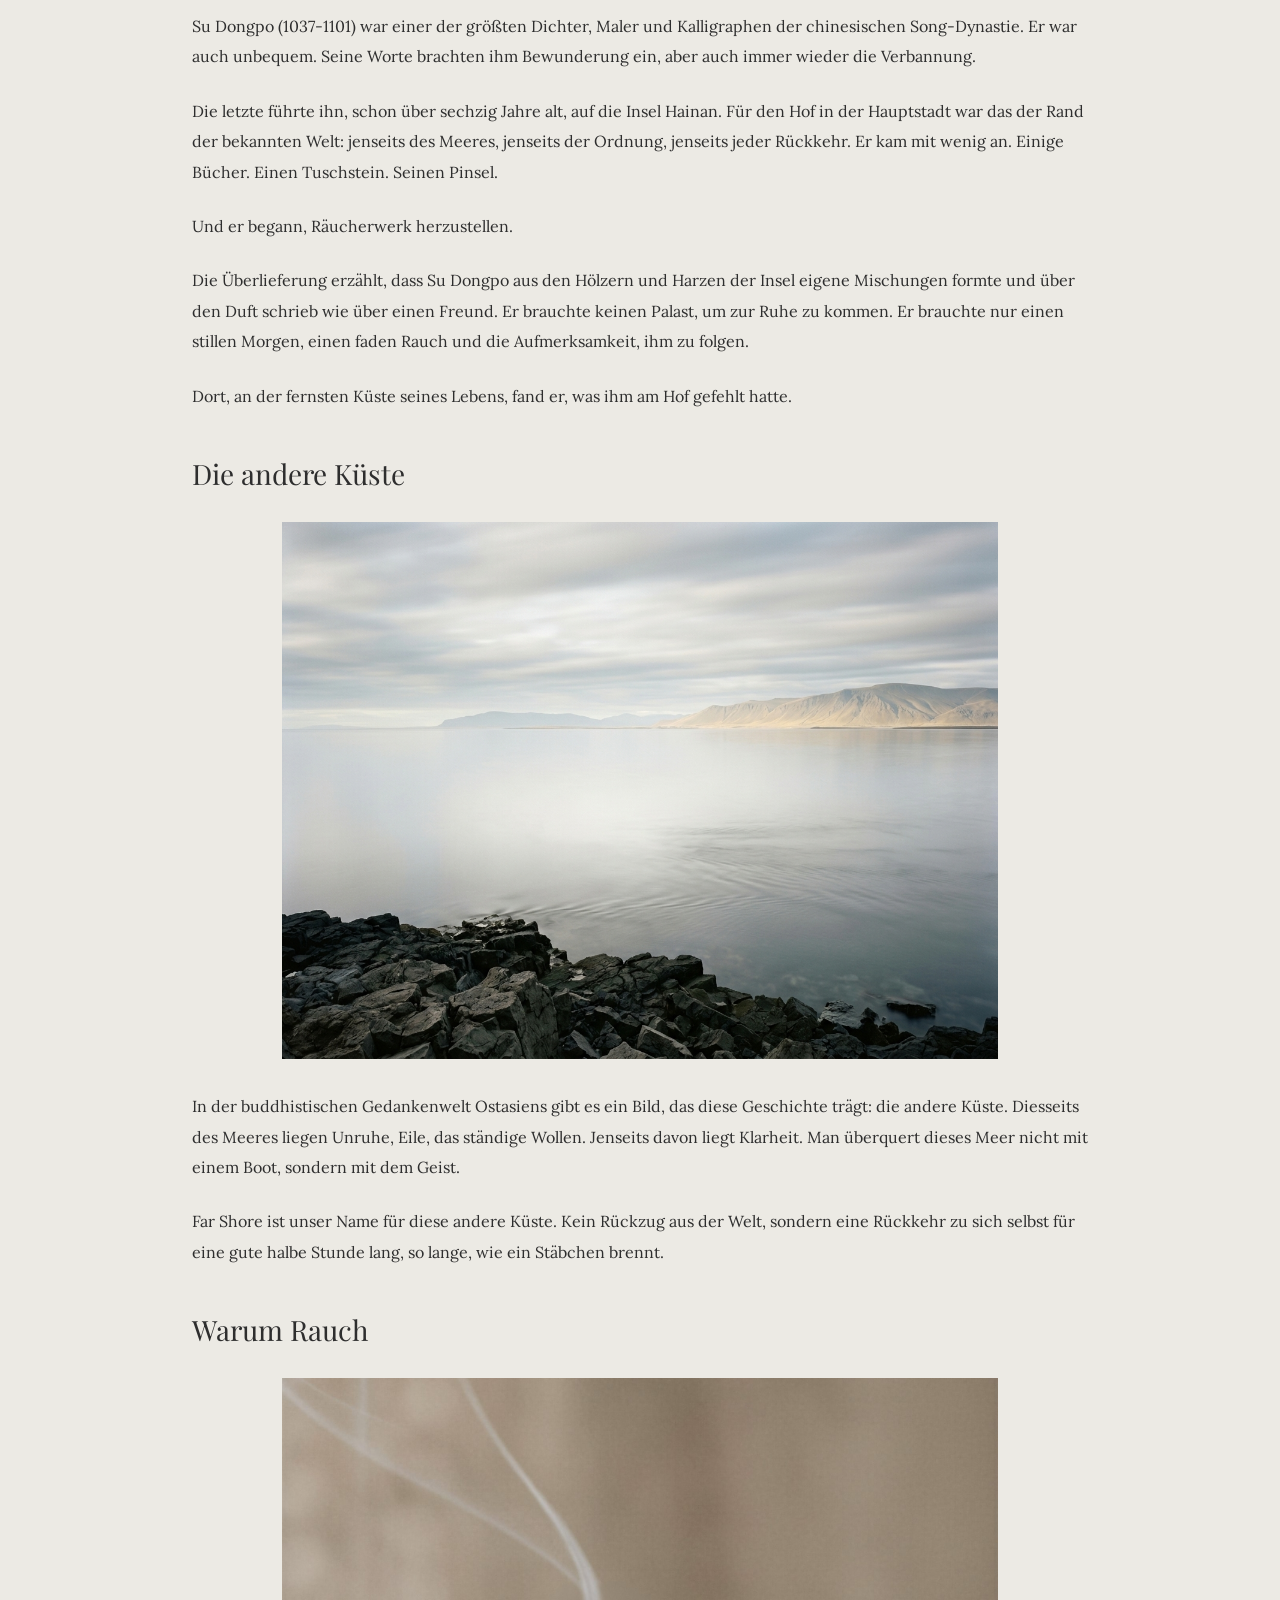
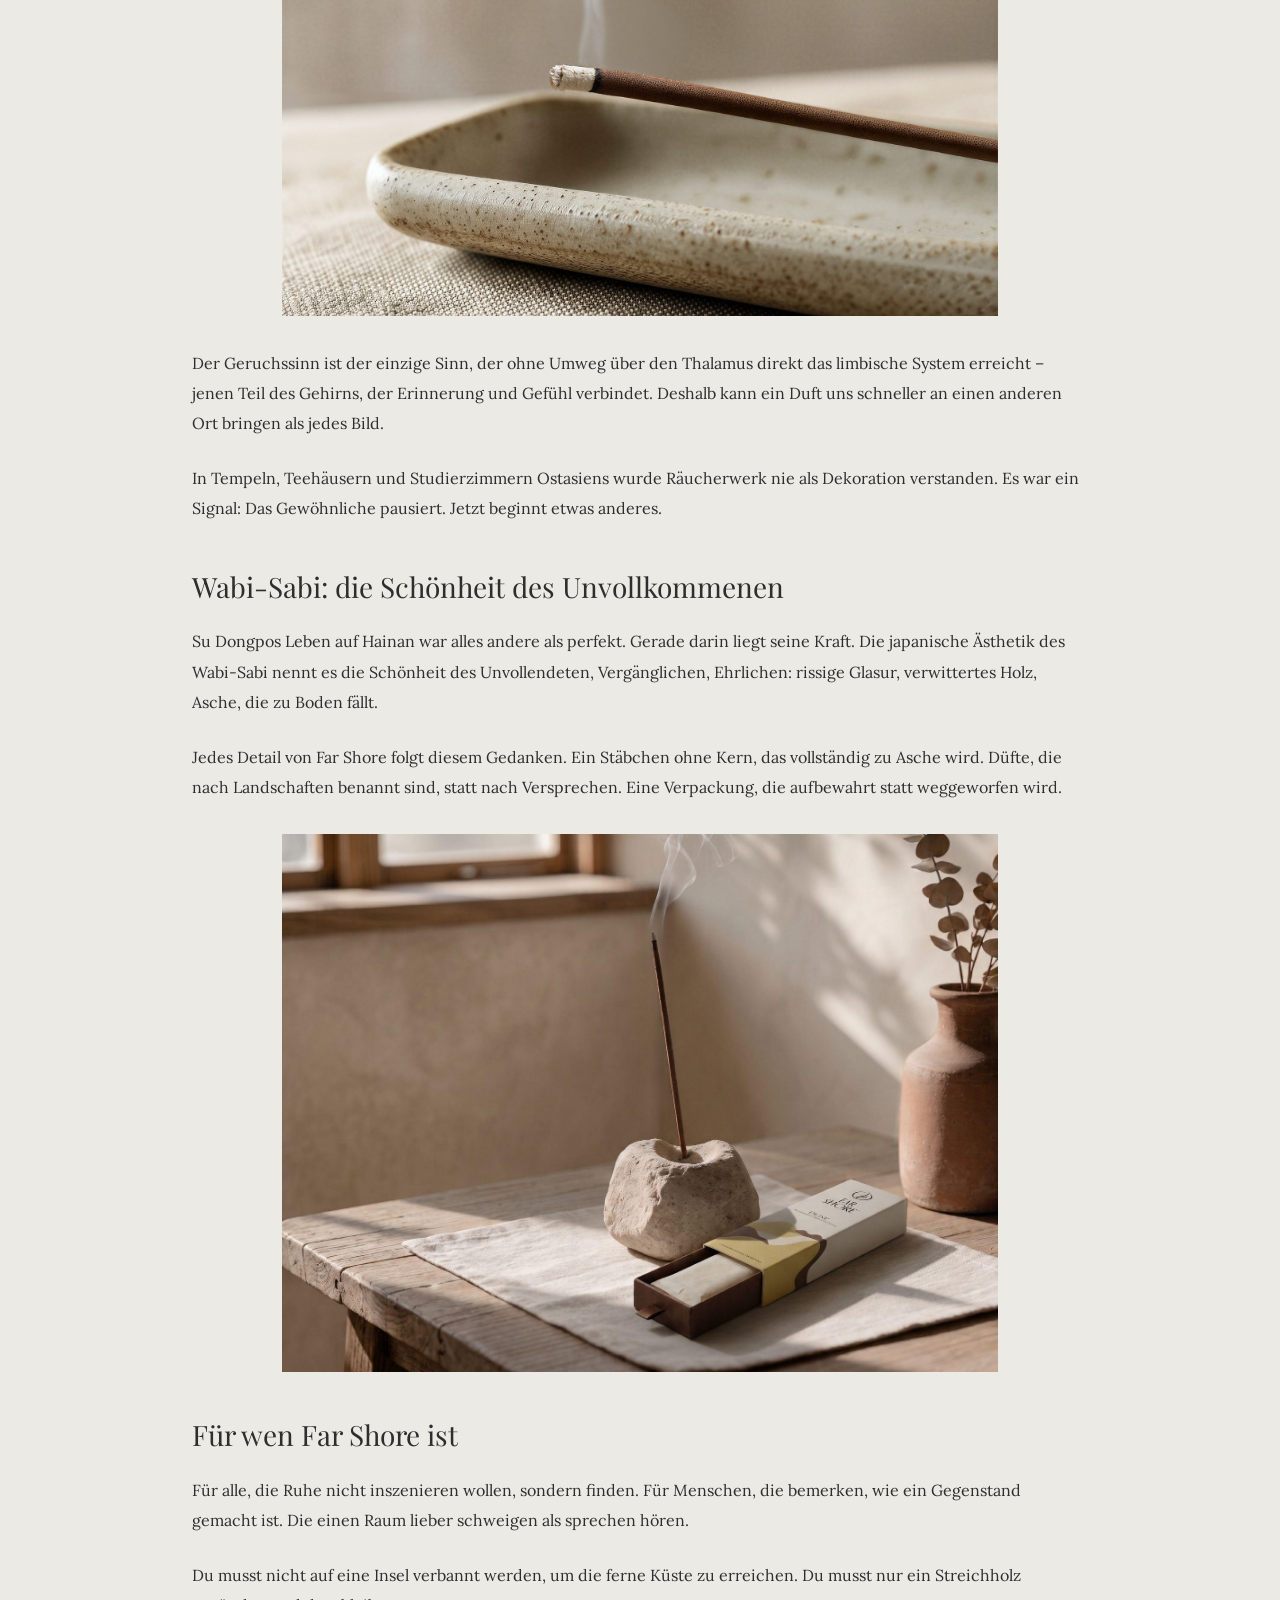
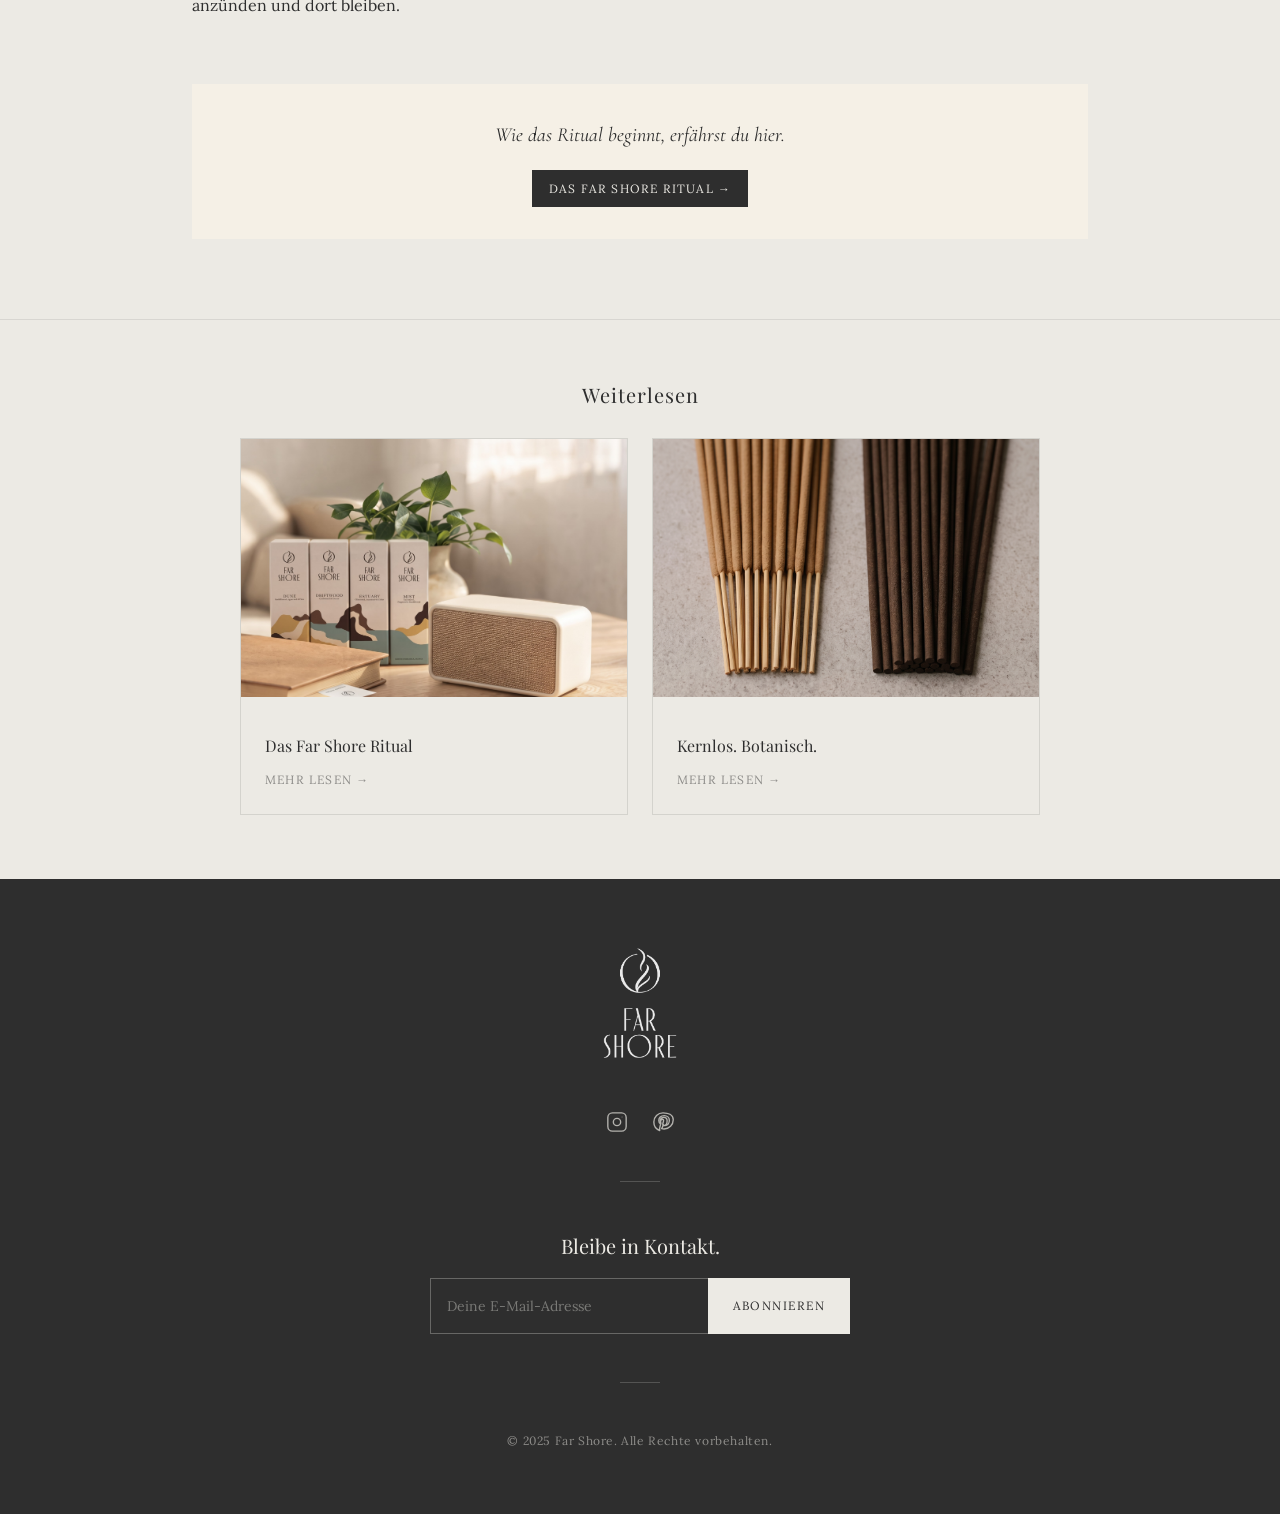
<file: journal/wabi_sabi/index.html>
<!DOCTYPE html>
<html lang="de">
<head>
  <meta charset="UTF-8">
  <title>Redirecting… — Far Shore</title>
  <meta name="robots" content="noindex">
  <link rel="canonical" href="/journal/die-ferne-kueste/">
  <meta http-equiv="refresh" content="0; url=/journal/die-ferne-kueste/">
  <script>location.replace('/journal/die-ferne-kueste/');</script>
</head>
<body>
  <p>This page has moved. Continue to <a href="/journal/die-ferne-kueste/">Die ferne Küste</a>.</p>
</body>
</html>
</file>
<file: css/tokens.css>
/* tokens.css — Far Shore Design Tokens */
:root {
  /* ── Core Colors ── */
  --color-sand:       #ECEAE4;
  --color-charcoal:   #2E2E2E;
  --color-sand-text:  #ECEAE4;

  /* ── Accent Colors ── */
  --color-teal:       #5B8C8A;
  --color-earth:      #A0785A;
  --color-gold:       #C9A96E;
  --color-eggshell:   #F5F0E6;

  /* ── Hero palette ── */
  --color-hero-warm:  #FDEAD6;

  /* ── Typography ── */
  --font-heading:  'Playfair Display', 'Georgia', serif;
  --font-poetry:   'Cormorant Garamond', 'Georgia', serif;
  --font-body:     'Lora', 'Georgia', serif;

  /* ── Type Scale ── */
  --text-xs:   0.75rem;
  --text-sm:   0.875rem;
  --text-base: 1rem;
  --text-md:   1.25rem;
  --text-lg:   1.75rem;
  --text-xl:   2.5rem;
  --text-2xl:  4rem;
  --text-3xl:  6rem;

  --leading-tight:  1.1;
  --leading-normal: 1.6;
  --leading-loose:  1.9;

  /* ── Spacing ── */
  --space-2:   0.5rem;
  --space-4:   1rem;
  --space-6:   1.5rem;
  --space-8:   2rem;
  --space-12:  3rem;
  --space-16:  4rem;
  --space-24:  6rem;
  --space-32:  8rem;

  /* ── Layout ── */
  --container-max:   1280px;
  --nav-height:      72px;

  /* ── Responsive Breakpoints ──
     Reference only: CSS variables can't be used inside @media,
     so media queries hard-code these values. Styles are desktop-first.
       PC:     1024px and up   (base styles, no media query)
       Tablet: 768px–1023px    @media (max-width: 1023px)
       Phone:  767px and down  @media (max-width: 767px)
               small phones    @media (max-width: 480px) */
  --bp-phone-sm: 480px;
  --bp-tablet:   768px;
  --bp-pc:       1024px;

  /* ── Motion ── */
  --ease-soft:          cubic-bezier(0.25, 0.1, 0.25, 1);
  --ease-out:           cubic-bezier(0, 0, 0.2, 1);
  --duration-fast:      200ms;
  --duration-base:      500ms;
  --duration-slow:      900ms;
  --duration-cinematic: 1400ms;
}
</file>
<file: css/typography.css>
/* typography.css — Far Shore */

body {
  font-family: var(--font-body);
  font-size: var(--text-base);
  color: var(--color-charcoal);
  line-height: var(--leading-normal);
}

h1, h2, h3 {
  font-family: var(--font-heading);
  line-height: var(--leading-tight);
  font-weight: 400;
}

h1 { font-size: var(--text-2xl); }
h2 { font-size: var(--text-xl); }
h3 { font-size: var(--text-lg); }

.text-poetry {
  font-family: var(--font-poetry);
  font-style: italic;
  font-size: var(--text-md);
  line-height: var(--leading-loose);
}

.text-label {
  font-family: var(--font-body);
  font-size: var(--text-sm);
  text-transform: uppercase;
  letter-spacing: 0.2em;
  color: var(--color-earth);
}

.text-xs  { font-size: var(--text-xs); }
.text-sm  { font-size: var(--text-sm); }
.text-md  { font-size: var(--text-md); }
.text-lg  { font-size: var(--text-lg); }
.text-xl  { font-size: var(--text-xl); }
.text-2xl { font-size: var(--text-2xl); }

/* Tablet: 768px–1023px */
@media (max-width: 1023px) {
  h1 { font-size: 3.25rem; }
}

/* Phone: ≤767px */
@media (max-width: 767px) {
  h1 { font-size: var(--text-xl); }
  h2 { font-size: var(--text-lg); }
}

@media (max-width: 480px) {
  h1 { font-size: var(--text-lg); }
}
</file>
<file: css/layout.css>
/* layout.css — Far Shore */

.container {
  width: 100%;
  max-width: var(--container-max);
  margin-inline: auto;
  padding-inline: var(--space-8);
}

section {
  background: var(--color-sand);
}

.section-heading {
  text-align: center;
  font-family: var(--font-heading);
  font-size: var(--text-xl);
  font-weight: 400;
  margin-bottom: var(--space-12);
  color: var(--color-charcoal);
}

/* Phone: ≤767px */
@media (max-width: 767px) {
  .container {
    padding-inline: var(--space-6);
  }
}

@media (max-width: 480px) {
  .container {
    padding-inline: var(--space-4);
  }
}
</file>
<file: css/animations.css>
/* animations.css — Far Shore */

/* Page fade-in */
body {
  animation: pageFadeIn var(--duration-cinematic) var(--ease-out) both;
}

@keyframes pageFadeIn {
  from { opacity: 0; }
  to   { opacity: 1; }
}

/* Scroll reveal base state */
.reveal {
  opacity: 0;
  transform: translateY(24px);
  transition: opacity var(--duration-slow) var(--ease-out),
              transform var(--duration-slow) var(--ease-out);
}

.reveal.is-visible {
  opacity: 1;
  transform: translateY(0);
}

/* Reveal from right */
.reveal--right {
  transform: translateX(30px);
  opacity: 0;
  transition: opacity var(--duration-slow) var(--ease-out),
              transform var(--duration-slow) var(--ease-out);
}

.reveal--right.is-visible {
  transform: translateX(0);
  opacity: 1;
}

/* Reveal from left */
.reveal--left {
  transform: translateX(-30px);
  opacity: 0;
  transition: opacity var(--duration-slow) var(--ease-out),
              transform var(--duration-slow) var(--ease-out);
}

.reveal--left.is-visible {
  transform: translateX(0);
  opacity: 1;
}

/* Stagger delays — apply to parent container */
.stagger > *:nth-child(1) { transition-delay: 0ms; }
.stagger > *:nth-child(2) { transition-delay: 150ms; }
.stagger > *:nth-child(3) { transition-delay: 300ms; }
.stagger > *:nth-child(4) { transition-delay: 450ms; }

/* Reduce motion */
@media (prefers-reduced-motion: reduce) {
  body {
    animation: none;
  }

  .reveal,
  .reveal--right,
  .reveal--left {
    opacity: 1;
    transform: none;
    transition: none;
  }
}
</file>
<file: css/nav.css>
/* nav.css — Far Shore */

.site-nav {
  position: fixed;
  top: 0;
  left: 0;
  width: 100%;
  height: var(--nav-height);
  z-index: 100;
  background: transparent;
  transition: background var(--duration-base) var(--ease-out),
              box-shadow var(--duration-base) var(--ease-out);
  display: flex;
  align-items: center;
}

.site-nav--scrolled {
  background: var(--color-sand);
  box-shadow: 0 1px 0 rgba(46, 46, 46, 0.1);
}

.site-nav__inner {
  display: flex;
  align-items: center;
  justify-content: space-between;
  width: 100%;
  max-width: var(--container-max);
  margin-inline: auto;
  padding-inline: var(--space-8);
}

.site-nav__wordmark {
  display: flex;
  align-items: center;
  transition: opacity var(--duration-fast) var(--ease-out);
}

.site-nav__wordmark:hover {
  opacity: 0.8;
}

.site-nav__logo {
  height: 48px;
  width: auto;
  display: block;
  transition: filter var(--duration-base) var(--ease-out);
}

/* Invert logo to white when nav is transparent over dark hero video */
.site-nav:not(.site-nav--scrolled) .site-nav__logo {
  filter: brightness(0) invert(1);
}

.site-nav__links {
  display: flex;
  gap: var(--space-8);
  align-items: center;
  margin-left: auto;
}

.site-nav__link {
  font-family: var(--font-body);
  font-size: var(--text-sm);
  text-transform: uppercase;
  letter-spacing: 0.1em;
  color: var(--color-charcoal);
  transition: opacity var(--duration-fast) var(--ease-out);
}

.site-nav__link:hover {
  opacity: 0.6;
}

.site-nav:not(.site-nav--scrolled) .site-nav__link {
  color: rgba(255, 255, 255, 0.9);
}

.site-nav:not(.site-nav--scrolled) .site-nav__link:hover {
  opacity: 0.7;
}

/* Hamburger */
.site-nav__hamburger {
  display: none;
  flex-direction: column;
  gap: 5px;
  width: 24px;
  min-width: 44px;
  min-height: 44px;
  cursor: pointer;
  padding: var(--space-2);
  align-items: center;
  justify-content: center;
}

.site-nav__hamburger span {
  display: block;
  width: 100%;
  height: 1.5px;
  background: var(--color-charcoal);
  transition: transform var(--duration-base) var(--ease-out),
              opacity var(--duration-fast) var(--ease-out);
}

.site-nav:not(.site-nav--scrolled) .site-nav__hamburger span {
  background: #fff;
}

/* Mobile overlay */
.site-nav__overlay {
  display: none;
  position: fixed;
  inset: 0;
  background: var(--color-sand);
  z-index: 101; /* above .site-nav (100) so the close button is clickable */
  flex-direction: column;
  align-items: center;
  justify-content: center;
  opacity: 0;
  transition: opacity var(--duration-base) var(--ease-out);
}

.site-nav__overlay.is-open {
  display: flex;
  opacity: 1;
}

/* Nav links stack inside overlay */
.site-nav__overlay > nav {
  display: flex;
  flex-direction: column;
  align-items: center;
  gap: var(--space-8);
}

/* Hide hamburger when overlay is open */
.site-nav__overlay.is-open ~ .site-nav__inner .site-nav__hamburger,
body:has(.site-nav__overlay.is-open) .site-nav__hamburger {
  display: none;
}

.site-nav__overlay-link {
  font-family: var(--font-heading);
  font-size: var(--text-xl);
  font-weight: 400;
  color: var(--color-charcoal);
  letter-spacing: 0.05em;
  transition: opacity var(--duration-fast) var(--ease-out);
}

.site-nav__overlay-link:hover {
  opacity: 0.6;
}

.site-nav__overlay-close {
  position: absolute;
  top: var(--space-4);
  right: var(--space-6);
  font-size: var(--text-xl);
  color: var(--color-charcoal);
  line-height: 1;
  min-width: 44px;
  min-height: 44px;
  display: flex;
  align-items: center;
  justify-content: center;
}

/* ── Language toggle ── */
.lang-toggle {
  font-family: var(--font-body);
  font-size: var(--text-sm);
  text-transform: uppercase;
  letter-spacing: 0.1em;
  color: var(--color-charcoal);
  background: none;
  border: none;
  cursor: pointer;
  padding: 0;
  opacity: 0.5;
  transition: opacity var(--duration-fast) var(--ease-out);
}

.lang-toggle:hover {
  opacity: 1;
}

.site-nav:not(.site-nav--scrolled) .lang-toggle {
  color: rgba(255, 255, 255, 0.9);
  opacity: 0.8;
}

/* Mobile overlay variant */
.lang-toggle--overlay {
  margin-top: var(--space-8);
  font-size: var(--text-xl);
  font-family: var(--font-heading);
  opacity: 0.5;
}

/* Tablet: 768px–1023px */
@media (max-width: 1023px) {
  .site-nav__links {
    gap: var(--space-6);
  }
}

/* Phone: ≤767px */
@media (max-width: 767px) {
  .site-nav__links {
    display: none;
  }

  .site-nav__hamburger {
    display: flex;
  }

}

@media (max-width: 480px) {
  .site-nav__logo {
    height: 36px;
  }

  .site-nav__inner {
    padding-inline: var(--space-4);
  }
}
</file>
<file: css/hero.css>
/* hero.css — Far Shore */

.hero {
  position: relative;
  width: 100%;
  aspect-ratio: 16 / 9;
  min-height: 100vh;
  max-height: 100vh;
  overflow: hidden;
  background: #1a1610;
}

/* Fallback gradient — behind the video */
.hero__video-fallback {
  position: absolute;
  inset: 0;
  background: linear-gradient(
    160deg,
    var(--color-hero-warm) 0%,
    #d4a97c 40%,
    #8b6e5a 100%
  );
  z-index: 0;
}

/* Video above fallback */
.hero__video {
  position: absolute;
  inset: 0;
  width: 100%;
  height: 100%;
  object-fit: cover;
  z-index: 1;
}

/* Bottom gradient — makes text readable over video */
.hero::after {
  content: "";
  position: absolute;
  inset: 0;
  background: linear-gradient(
    to bottom,
    transparent 30%,
    rgba(0, 0, 0, 0.55) 100%
  );
  z-index: 2;
  pointer-events: none;
}

/* ── Text content — bottom center ── */
.hero__content {
  position: absolute;
  bottom: var(--space-8);
  left: 0;
  right: 0;
  z-index: 3;
  display: flex;
  flex-direction: column;
  align-items: center;
  text-align: center;
  gap: var(--space-2);
  padding-inline: var(--space-8);
  /* Full-width box (needed to center text) would otherwise sit on top of
     the hero__controls buttons and steal their clicks — only the actual
     link inside should be clickable. */
  pointer-events: none;
}

.hero__headline {
  font-family: var(--font-heading);
  font-size: 31px;
  font-weight: 500;
  color: #fff;
  line-height: var(--leading-tight);
  letter-spacing: 0.02em;
}

.hero__poetry {
  font-family: var(--font-poetry);
  font-style: italic;
  font-size: 25px;
  color: rgba(255, 255, 255, 0.8);
  line-height: var(--leading-loose);
  max-width: 800px;
  white-space: nowrap;
}

.hero__cta {
  display: inline-flex;
  align-items: center;
  gap: var(--space-4);
  padding: var(--space-4) var(--space-8);
  min-height: 44px;
  background: transparent;
  color: #fff;
  font-family: var(--font-body);
  font-size: var(--text-xs);
  text-transform: uppercase;
  letter-spacing: 0.18em;
  border: 1px solid rgba(255, 255, 255, 0.6);
  border-radius: 0;
  transition:
    background var(--duration-fast) var(--ease-out),
    border-color var(--duration-fast) var(--ease-out);
}

.hero__cta::after {
  content: "→";
  font-size: var(--text-sm);
  transition: transform var(--duration-fast) var(--ease-out);
}

.hero__cta:hover {
  background: rgba(255, 255, 255, 0.15);
  border-color: rgba(255, 255, 255, 0.9);
}

.hero__cta:hover::after {
  transform: translateX(4px);
}

/* Scroll-down arrow inside hero content */
.hero__scroll-down {
  display: flex;
  flex-direction: column;
  align-items: center;
  gap: var(--space-2);
  margin-top: var(--space-4);
  color: rgba(255, 255, 255, 0.5);
  font-family: var(--font-body);
  font-size: var(--text-xs);
  text-transform: uppercase;
  letter-spacing: 0.15em;
  animation: scrollBounce 2.4s var(--ease-soft) infinite;
  transition: color var(--duration-fast) var(--ease-out);
  pointer-events: auto;
}

.hero__scroll-down svg {
  width: 16px;
  height: 16px;
}

.hero__scroll-down:hover {
  color: rgba(255, 255, 255, 0.9);
}

/* ── Video controls — bottom left ── */
.hero__controls {
  position: absolute;
  bottom: var(--space-6);
  left: var(--space-8);
  z-index: 3;
  display: flex;
  gap: var(--space-4);
}

.hero__ctrl-btn {
  width: 48px;
  height: 48px;
  border-radius: 50%;
  background: rgba(0, 0, 0, 0.45);
  border: 1px solid rgba(255, 255, 255, 0.2);
  color: #fff;
  display: flex;
  align-items: center;
  justify-content: center;
  cursor: pointer;
  transition:
    background var(--duration-fast) var(--ease-out),
    border-color var(--duration-fast) var(--ease-out),
    transform var(--duration-fast) var(--ease-out);
  flex-shrink: 0;
}

.hero__ctrl-btn:hover {
  background: rgba(0, 0, 0, 0.65);
  border-color: rgba(255, 255, 255, 0.45);
}

.hero__ctrl-btn:active {
  transform: scale(0.92);
}

.hero__ctrl-icon {
  width: 16px;
  height: 16px;
  display: block;
}

/* Play button: video autoplays → show pause icon by default */
#heroPlay .hero__ctrl-icon--play {
  display: none;
}
#heroPlay .hero__ctrl-icon--pause {
  display: block;
}

#heroPlay.is-paused .hero__ctrl-icon--play {
  display: block;
}
#heroPlay.is-paused .hero__ctrl-icon--pause {
  display: none;
}

/* Mute button: video starts muted → show muted (X) icon by default */
#heroMute .hero__ctrl-icon--muted {
  display: block;
}
#heroMute .hero__ctrl-icon--unmuted {
  display: none;
}

#heroMute.is-unmuted .hero__ctrl-icon--muted {
  display: none;
}
#heroMute.is-unmuted .hero__ctrl-icon--unmuted {
  display: block;
}

/* ── Scroll hint — bottom right ── */
.hero__scroll-hint {
  position: absolute;
  bottom: var(--space-6);
  right: var(--space-8);
  z-index: 3;
  display: flex;
  align-items: center;
  justify-content: center;
  color: rgba(255, 255, 255, 0.5);
  animation: scrollBounce 2.4s var(--ease-soft) infinite;
  cursor: pointer;
  transition: color var(--duration-fast) var(--ease-out);
}

.hero__scroll-hint:hover {
  color: rgba(255, 255, 255, 0.9);
}

.hero__scroll-hint svg {
  width: 18px;
  height: 18px;
  stroke: currentColor;
  fill: none;
  display: block;
}

@keyframes scrollBounce {
  0%,
  100% {
    transform: translateY(0);
    opacity: 0.4;
  }
  50% {
    transform: translateY(6px);
    opacity: 0.8;
  }
}

/* ── Responsive ── */
/* Phone: ≤767px */
@media (max-width: 767px) {
  .hero {
    aspect-ratio: unset;
    height: 80vh;
    min-height: 480px;
    max-height: none;
  }

  .hero__headline {
    font-size: var(--text-xl);
  }

  .hero__poetry {
    font-size: var(--text-base);
  }

  .hero__content {
    bottom: var(--space-12);
  }

  .hero__ctrl-btn {
    width: 32px;
    height: 32px;
  }

  .hero__ctrl-icon {
    width: 12px;
    height: 12px;
  }
}

@media (max-width: 480px) {
  .hero {
    height: 100vh;
    min-height: 400px;
  }

  .hero__headline {
    font-size: var(--text-lg);
  }

  .hero__content {
    padding-inline: var(--space-4);
    gap: var(--space-4);
    bottom: var(--space-16);
  }
}
</file>
<file: css/ritual.css>
/* ritual.css — Far Shore */

.ritual {
  background: var(--color-sand);
  padding-block: var(--space-24) 0;
  min-height: 100vh;
  min-height: 100svh; /* ignores mobile browser toolbars */
  display: flex;
  flex-direction: column;
}

/* Carousel fills the section; track takes the spare height so the
   controls (appended by carousel.js) sit at the bottom */
.ritual > .carousel {
  flex: 1;
  display: flex;
  flex-direction: column;
}

.ritual .carousel__track {
  flex: 1;
}

.ritual .carousel__slide {
  display: flex;
  align-items: center;
}

.ritual .carousel__slide > .ritual__inner {
  flex: 1;
}

.ritual__inner {
  display: grid;
  grid-template-columns: 1fr 1fr;
  gap: var(--space-16);
  align-items: center;
  max-width: var(--container-max);
  margin-inline: auto;
  padding-inline: var(--space-8);
}

/* Parallax image stack */
.ritual__image-wrap {
  position: relative;
  aspect-ratio: 1 / 1;
}

.ritual__image-base,
.ritual__image-lid {
  position: absolute;
  inset: 0;
  width: 100%;
  height: 100%;
  object-fit: cover;
}

.ritual__image-lid {
  opacity: 0;
  transform: translateY(-20px);
  transition:
    opacity var(--duration-slow) var(--ease-out),
    transform var(--duration-slow) var(--ease-out);
}

/* Text side */
.ritual__text {
  display: flex;
  flex-direction: column;
  gap: var(--space-6);
}

.ritual__label {
  font-family: var(--font-body);
  font-size: var(--text-sm);
  text-transform: uppercase;
  letter-spacing: 0.2em;
  color: var(--color-earth);
}

.ritual__heading {
  font-family: var(--font-heading);
  font-size: var(--text-xl);
  font-weight: 400;
  color: var(--color-charcoal);
  line-height: var(--leading-tight);
}

.ritual__body {
  font-family: var(--font-body);
  font-size: var(--text-base);
  color: var(--color-charcoal);
  line-height: var(--leading-loose);
  max-width: 440px;
}

.ritual__divider {
  width: 40px;
  height: 1px;
  background: var(--color-teal);
  margin-block: var(--space-2);
}

/* Tablet: 768px–1023px */
@media (max-width: 1023px) {
  .ritual__inner {
    gap: var(--space-8);
  }
}

/* Phone: ≤767px */
@media (max-width: 767px) {
  /* Unwrap .ritual__text so its children and the image share one column,
     then reorder: label → divider → image → heading → body */
  .ritual__inner {
    grid-template-columns: 1fr;
    gap: var(--space-2);
    justify-items: center;
    text-align: center;
  }

  .ritual__text {
    display: contents;
  }

  .ritual__label {
    order: 1;
  }
  .ritual__divider {
    order: 2;
  }
  .ritual__heading {
    order: 4;
    font-size: 2rem; /* 32px */
    margin-top: var(--space-4);
  }
  .ritual__body {
    order: 5;
    line-height: var(--leading-normal);
    max-width: 480px; /* same column width as the image */
  }

  .ritual__image-wrap {
    order: 3;
    width: 100%; /* children are absolute, so without a width it collapses to 0 */
    max-width: 480px;
  }
}
</file>
<file: css/carousel.css>
/* carousel.css — Far Shore reusable carousel
   Markup and usage: see the comment at the top of js/carousel.js */

.carousel {
  position: relative;
}

.carousel__track {
  position: relative; /* offsetParent for slides, used by carousel.js */
  display: flex;
  overflow-x: auto;
  scroll-snap-type: x mandatory;
  scroll-behavior: smooth;
  overscroll-behavior-x: contain;
  scrollbar-width: none;
}

.carousel__track::-webkit-scrollbar {
  display: none;
}

.carousel__track:focus-visible {
  outline: 1px solid var(--color-teal);
  outline-offset: 4px;
}

.carousel__slide {
  flex: 0 0 100%;
  min-width: 0;
  scroll-snap-align: start;
  scroll-snap-stop: always;
}

/* ── Controls (created by carousel.js) ── */
.carousel__controls {
  display: flex;
  align-items: center;
  justify-content: center;
  gap: var(--space-6);
  margin-bottom: var(--space-12);
}

.carousel__arrow {
  width: 44px;
  height: 44px;
  border-radius: 50%;
  border: 1px solid rgba(46, 46, 46, 0.25);
  color: var(--color-charcoal);
  display: flex;
  align-items: center;
  justify-content: center;
  cursor: pointer;
  transition:
    border-color var(--duration-fast) var(--ease-out),
    background var(--duration-fast) var(--ease-out);
}

.carousel__arrow:hover {
  border-color: var(--color-charcoal);
  background: rgba(46, 46, 46, 0.05);
}

.carousel__arrow svg {
  width: 18px;
  height: 18px;
  fill: none;
  stroke: currentColor;
  stroke-width: 1.5;
}

.carousel__dots {
  display: flex;
  gap: var(--space-2);
}

/* 24px tap area around an 8px dot */
.carousel__dot {
  width: 24px;
  height: 24px;
  display: flex;
  align-items: center;
  justify-content: center;
  cursor: pointer;
}

.carousel__dot::before {
  content: "";
  width: 8px;
  height: 8px;
  border-radius: 50%;
  background: var(--color-charcoal);
  opacity: 0.25;
  transition:
    opacity var(--duration-fast) var(--ease-out),
    background var(--duration-fast) var(--ease-out);
}

.carousel__dot[aria-current="true"]::before {
  background: var(--color-teal);
  opacity: 1;
}

/* Single slide: nothing to navigate */
.carousel--single .carousel__controls {
  display: none;
}

/* Phone: ≤767px */
@media (max-width: 767px) {
  .carousel__controls {
    margin-top: var(--space-2);
    margin-bottom: 0;
  }
}

@media (prefers-reduced-motion: reduce) {
  .carousel__track {
    scroll-behavior: auto;
  }
}
</file>
<file: css/collection.css>
/* collection.css — Far Shore */

.collection {
  background: var(--color-sand);
  padding-block: var(--space-24);
}

.collection__inner {
  max-width: var(--container-max);
  margin-inline: auto;
  padding-inline: var(--space-8);
}

.collection__grid {
  display: grid;
  grid-template-columns: repeat(4, 1fr);
  gap: var(--space-6);
}

/* Product Card */
.product-card {
  background: var(--color-sand);
  border: 1px solid rgba(46, 46, 46, 0.15);
  transition:
    transform var(--duration-base) var(--ease-out),
    border-color var(--duration-base) var(--ease-out),
    box-shadow var(--duration-base) var(--ease-out);
  overflow: hidden;
}

.product-card:hover {
  transform: translateY(-6px);
  border-color: var(--color-gold);
  box-shadow: 0 12px 32px rgba(46, 46, 46, 0.08);
}

.product-card__image-wrap {
  overflow: hidden;
}

.product-card__image-wrap img {
  width: 100%;
  aspect-ratio: 1 / 1;
  object-fit: cover;
  transition: transform var(--duration-slow) var(--ease-out);
  display: block;
}

.product-card:hover .product-card__image-wrap img {
  transform: scale(1.04);
}

.product-card__body {
  padding: var(--space-4);
  display: flex;
  flex-direction: column;
  gap: var(--space-2);
}

.product-card__name {
  font-family: var(--font-heading);
  font-size: var(--text-md);
  font-weight: 400;
  color: var(--color-charcoal);
}

.product-card__notes {
  font-family: var(--font-body);
  font-size: var(--text-sm);
  color: rgba(46, 46, 46, 0.6);
  letter-spacing: 0.04em;
}

.product-card__cta {
  display: inline-block;
  margin-top: var(--space-4);
  padding: var(--space-4) var(--space-4);
  min-height: 44px;
  line-height: 1;
  font-family: var(--font-body);
  font-size: var(--text-xs);
  text-transform: uppercase;
  letter-spacing: 0.12em;
  color: var(--color-charcoal);
  border: 1px solid rgba(46, 46, 46, 0.3);
  transition:
    background var(--duration-fast) var(--ease-out),
    color var(--duration-fast) var(--ease-out),
    border-color var(--duration-fast) var(--ease-out);
  border-radius: 0;
  align-self: flex-start;
}

.product-card__cta:hover {
  background: var(--color-charcoal);
  color: var(--color-sand);
  border-color: var(--color-charcoal);
}

/* Tablet: 768px–1023px */
@media (max-width: 1023px) {
  .collection__grid {
    grid-template-columns: repeat(2, 1fr);
  }
}

/* Phone: ≤767px */
@media (max-width: 767px) {
  .collection__grid {
    grid-template-columns: repeat(2, 1fr);
    gap: var(--space-4);
  }
}

@media (max-width: 480px) {
  .collection__grid {
    grid-template-columns: 1fr;
  }

  .product-card__body {
    padding: var(--space-4);
  }
}
</file>
<file: css/journal.css>
/* journal.css — Far Shore */

.journal {
  background: var(--color-sand);
  padding-block: var(--space-24);
  border-top: 1px solid rgba(46, 46, 46, 0.1);
}

.journal__inner {
  max-width: var(--container-max);
  margin-inline: auto;
  padding-inline: var(--space-8);
}

.journal__grid {
  display: grid;
  grid-template-columns: repeat(4, 1fr);
  gap: var(--space-6);
}

/* Journal Card */
.journal-card {
  display: flex;
  flex-direction: column;
  gap: 0;
  background: var(--color-sand);
  border: 1px solid rgba(46, 46, 46, 0.12);
  overflow: hidden;
  transition: box-shadow var(--duration-base) var(--ease-out);
}

.journal-card:hover {
  box-shadow: 0 8px 24px rgba(46, 46, 46, 0.08);
}

.journal-card__image-wrap {
  overflow: hidden;
}

.journal-card__image-wrap img {
  width: 100%;
  aspect-ratio: 3 / 2;
  object-fit: cover;
  transition: transform var(--duration-slow) var(--ease-out);
  display: block;
}

/* Placeholder */
.journal-card__image-placeholder {
  width: 100%;
  aspect-ratio: 3 / 2;
  display: flex;
  align-items: center;
  justify-content: center;
  font-family: var(--font-body);
  font-size: var(--text-xs);
  letter-spacing: 0.1em;
  text-transform: uppercase;
  color: rgba(46, 46, 46, 0.4);
}

.journal-card__image-placeholder--kueste     { background: linear-gradient(145deg, #D8D4CC, #A8A29A); }
.journal-card__image-placeholder--kernlos    { background: linear-gradient(145deg, #4A4A46, #2E2E2E); color: rgba(236,234,228,0.6); }
.journal-card__image-placeholder--handwerk   { background: linear-gradient(145deg, #D9B48F, #B8875A); }
.journal-card__image-placeholder--ritual     { background: linear-gradient(145deg, #C9D4D2, #C9A96E); }

.journal-card:hover .journal-card__image-wrap img {
  transform: scale(1.03);
}

.journal-card__body {
  padding: var(--space-6);
  display: flex;
  flex-direction: column;
  gap: var(--space-4);
  flex: 1;
}

.journal-card__title {
  font-family: var(--font-heading);
  font-size: var(--text-md);
  font-weight: 400;
  color: var(--color-charcoal);
  line-height: var(--leading-tight);
  transition: text-decoration var(--duration-fast);
}

.journal-card:hover .journal-card__title {
  text-decoration: underline;
  text-underline-offset: 3px;
  text-decoration-color: rgba(46, 46, 46, 0.4);
}

.journal-card__excerpt {
  font-family: var(--font-body);
  font-size: var(--text-sm);
  color: rgba(46, 46, 46, 0.65);
  line-height: var(--leading-loose);
}

.journal-card__read-more {
  font-family: var(--font-body);
  font-size: var(--text-sm);
  color: var(--color-charcoal);
  letter-spacing: 0.04em;
  margin-top: auto;
  transition: opacity var(--duration-fast) var(--ease-out);
}

.journal-card__read-more:hover {
  opacity: 0.6;
}

/* Tablet: 768px–1023px */
@media (max-width: 1023px) {
  .journal__grid {
    grid-template-columns: repeat(2, 1fr);
  }
}

/* Phone: ≤767px */
@media (max-width: 767px) {
  .journal__grid {
    grid-template-columns: 1fr;
    max-width: 520px;
    margin-inline: auto;
  }
}

@media (max-width: 480px) {
  .journal__grid {
    max-width: 100%;
  }

  .journal-card__body {
    padding: var(--space-4);
  }
}
</file>
<file: css/contact.css>
/* contact.css — Far Shore contact section */

.contact {
  background: var(--color-charcoal);
  padding-block: var(--space-24);
}

.contact__inner {
  display: flex;
  flex-direction: column;
  align-items: center;
  max-width: var(--container-max);
  margin-inline: auto;
  padding-inline: var(--space-8);
}

/* Logo */
.contact__logo {
  height: 120px;
  width: auto;
  margin-bottom: var(--space-8);
  filter: brightness(0) invert(1);
  opacity: 0.85;
}

/* Headline */
.contact__headline {
  font-family: var(--font-heading);
  font-size: var(--text-lg);
  font-weight: 400;
  color: var(--color-sand-text);
  text-align: center;
  margin-bottom: var(--space-2);
  line-height: var(--leading-tight);
}

.contact__poetry {
  font-family: var(--font-poetry);
  font-style: italic;
  font-size: var(--text-base);
  color: rgba(236, 234, 228, 0.45);
  text-align: center;
}

.contact__divider {
  width: 40px;
  height: 1px;
  background: rgba(236, 234, 228, 0.15);
  margin-block: var(--space-8);
}

/* Form */
.contact__form {
  width: 100%;
  max-width: 560px;
  display: flex;
  flex-direction: column;
  gap: 0;
}

.contact__field {
  position: relative;
  border-bottom: 1px solid rgba(236, 234, 228, 0.15);
  transition: border-color var(--duration-base) var(--ease-out);
}

.contact__field:focus-within {
  border-bottom-color: var(--color-gold);
}

.contact__field input,
.contact__field textarea,
.contact__field select {
  width: 100%;
  background: transparent;
  border: none;
  outline: none;
  font-family: var(--font-body);
  font-size: var(--text-sm);
  color: var(--color-sand-text);
  padding: var(--space-6) 0;
  resize: none;
}

.contact__field textarea {
  min-height: 120px;
  line-height: var(--leading-loose);
}

.contact__field input::placeholder,
.contact__field textarea::placeholder {
  font-family: var(--font-body);
  font-size: var(--text-xs);
  letter-spacing: 0.16em;
  text-transform: uppercase;
  color: rgba(236, 234, 228, 0.28);
}

.contact__field select {
  appearance: none;
  cursor: pointer;
  font-family: var(--font-body);
  font-size: var(--text-xs);
  letter-spacing: 0.16em;
  text-transform: uppercase;
  color: rgba(236, 234, 228, 0.28);
}

.contact__field select option {
  background: #3a3a3a;
  color: var(--color-sand-text);
  font-size: 0.9rem;
  text-transform: none;
  letter-spacing: 0;
}

.contact__field select.has-value {
  color: var(--color-sand-text);
}

.contact__select-arrow {
  position: absolute;
  right: 0;
  top: 50%;
  transform: translateY(-50%);
  pointer-events: none;
  opacity: 0.3;
}

/* Two-column row */
.contact__row {
  display: grid;
  grid-template-columns: 1fr 1fr;
  gap: var(--space-8);
}

/* Submit row */
.contact__actions {
  display: flex;
  align-items: center;
  justify-content: space-between;
  margin-top: var(--space-8);
}

.contact__note {
  font-family: var(--font-body);
  font-size: var(--text-xs);
  letter-spacing: 0.1em;
  color: rgba(236, 234, 228, 0.25);
  text-transform: uppercase;
}

.contact__submit {
  padding: var(--space-4) var(--space-8);
  min-height: 44px;
  background: var(--color-sand);
  color: var(--color-charcoal);
  font-family: var(--font-body);
  font-size: var(--text-xs);
  text-transform: uppercase;
  letter-spacing: 0.16em;
  border: none;
  border-radius: 0;
  cursor: pointer;
  transition:
    background var(--duration-fast) var(--ease-out),
    color var(--duration-fast) var(--ease-out);
}

.contact__submit:hover {
  background: var(--color-gold);
  color: #fff;
}

/* Error state */
.contact__error {
  margin-top: var(--space-6);
  font-family: var(--font-body);
  font-size: var(--text-sm);
  color: var(--color-gold);
}

.contact__error a {
  color: inherit;
  text-decoration: underline;
}

/* Form and success message stacked in the same grid cell, so the message
   appears exactly where the form was and the section keeps its height */
.contact__stage {
  display: grid;
  width: 100%;
  max-width: 560px;
}

.contact__stage > * {
  grid-area: 1 / 1;
}

.contact__form.is-sent {
  opacity: 0;
  visibility: hidden;
  pointer-events: none;
  transition:
    opacity 0.6s var(--ease-out),
    visibility 0s 0.6s;
}

/* Success state */
.contact__success {
  display: flex;
  flex-direction: column;
  align-items: center;
  justify-content: center;
  text-align: center;
  padding-block: var(--space-12);
  opacity: 0;
  visibility: hidden;
  outline: none;
}

.contact__success.is-visible {
  opacity: 1;
  visibility: visible;
  transition:
    opacity var(--duration-slow) var(--ease-out) 0.4s,
    visibility 0s 0.4s;
}

.contact__success p {
  font-family: var(--font-poetry);
  font-style: italic;
  font-size: var(--text-md);
  color: rgba(236, 234, 228, 0.65);
  line-height: var(--leading-loose);
}

/* Honeypot */
.contact__hp {
  display: none;
}

/* Phone: ≤767px */
@media (max-width: 767px) {
  .contact__form {
    max-width: 100%;
  }
}

@media (max-width: 480px) {
  .contact__row {
    grid-template-columns: 1fr;
    gap: 0;
  }

  .contact__actions {
    flex-direction: column;
    align-items: flex-start;
    gap: var(--space-6);
  }

  .contact__submit {
    width: 100%;
    text-align: center;
  }

  .contact__field input,
  .contact__field textarea,
  .contact__field select {
    font-size: var(--text-base);
  }
}
</file>
<file: css/footer.css>
/* footer.css — Far Shore */

.site-footer {
  background: var(--color-charcoal);
  color: var(--color-sand-text);
  padding-block: var(--space-16);
}

.site-footer__inner {
  max-width: var(--container-max);
  margin-inline: auto;
  padding-inline: var(--space-8);
  display: flex;
  flex-direction: column;
  align-items: center;
  gap: var(--space-12);
  text-align: center;
}

.site-footer__wordmark {
  display: flex;
  align-items: center;
  justify-content: center;
}

.site-footer__logo {
  height: 120px;
  width: auto;
  display: block;
  /* Invert to sand/white for dark footer background */
  filter: brightness(0) invert(1);
  opacity: 0.9;
}

/* Social icons */
.site-footer__socials {
  display: flex;
  gap: var(--space-6);
  align-items: center;
}

.site-footer__social-link {
  color: var(--color-sand-text);
  opacity: 0.7;
  transition: opacity var(--duration-fast) var(--ease-out),
              color var(--duration-fast) var(--ease-out);
  display: flex;
}

.site-footer__social-link:hover {
  opacity: 1;
  color: var(--color-gold);
}

.site-footer__social-link svg {
  width: 22px;
  height: 22px;
}

/* Newsletter */
.site-footer__newsletter {
  display: flex;
  flex-direction: column;
  align-items: center;
  gap: var(--space-4);
  width: 100%;
  max-width: 420px;
}

.site-footer__newsletter-label {
  font-family: var(--font-heading);
  font-size: var(--text-md);
  font-weight: 400;
  color: var(--color-sand-text);
}

.site-footer__newsletter-form {
  display: flex;
  width: 100%;
}

.site-footer__newsletter-input {
  flex: 1;
  padding: var(--space-4);
  background: transparent;
  border: 1px solid rgba(236, 234, 228, 0.3);
  border-right: none;
  color: var(--color-sand-text);
  font-family: var(--font-body);
  font-size: var(--text-sm);
  outline: none;
  transition: border-color var(--duration-fast) var(--ease-out);
}

.site-footer__newsletter-input::placeholder {
  color: rgba(236, 234, 228, 0.4);
}

.site-footer__newsletter-input:focus {
  border-color: rgba(236, 234, 228, 0.6);
}

.site-footer__newsletter-btn {
  padding: var(--space-4) var(--space-6);
  background: var(--color-sand);
  color: var(--color-charcoal);
  font-family: var(--font-body);
  font-size: var(--text-xs);
  text-transform: uppercase;
  letter-spacing: 0.12em;
  border-radius: 0;
  border: 1px solid var(--color-sand);
  transition: background var(--duration-fast) var(--ease-out),
              color var(--duration-fast) var(--ease-out);
  white-space: nowrap;
}

.site-footer__newsletter-btn:hover {
  background: var(--color-gold);
  border-color: var(--color-gold);
  color: #fff;
}

/* Divider */
.site-footer__divider {
  width: 40px;
  height: 1px;
  background: rgba(236, 234, 228, 0.2);
}

/* Footer nav */
.site-footer__nav {
  display: flex;
  align-items: center;
  gap: var(--space-4);
}

.site-footer__nav-link {
  font-family: var(--font-body);
  font-size: var(--text-xs);
  text-transform: uppercase;
  letter-spacing: 0.12em;
  color: rgba(236, 234, 228, 0.4);
  text-decoration: none;
  transition: color var(--duration-fast) var(--ease-out);
}

.site-footer__nav-link:hover,
.site-footer__nav-link--active {
  color: rgba(236, 234, 228, 0.85);
}

.site-footer__nav-dot {
  width: 3px;
  height: 3px;
  border-radius: 50%;
  background: rgba(236, 234, 228, 0.2);
  flex-shrink: 0;
}

/* Legal */
.site-footer__legal {
  font-family: var(--font-body);
  font-size: var(--text-xs);
  color: rgba(236, 234, 228, 0.5);
  letter-spacing: 0.05em;
}

@media (max-width: 480px) {
  .site-footer__newsletter-form {
    flex-direction: column;
  }

  .site-footer__newsletter-input {
    border-right: 1px solid rgba(236, 234, 228, 0.3);
    border-bottom: none;
  }

  .site-footer__newsletter-btn {
    border-top: none;
  }
}

/* ── Slim footer bar (contact page + home page bottom) ── */
.slim-footer {
  background: var(--color-charcoal);
  border-top: 1px solid rgba(236, 234, 228, 0.1);
  padding: var(--space-6) var(--space-8);
}

.slim-footer__inner {
  display: flex;
  align-items: center;
  justify-content: center;
  gap: var(--space-6);
  flex-wrap: wrap;
  max-width: var(--container-max);
  margin-inline: auto;
}

.slim-footer__link {
  font-family: var(--font-body);
  font-size: var(--text-xs);
  letter-spacing: 0.16em;
  text-transform: uppercase;
  color: rgba(236, 234, 228, 0.3);
  text-decoration: none;
  transition: color var(--duration-fast) var(--ease-out);
}

.slim-footer__link:hover {
  color: var(--color-gold);
}

.slim-footer__dot {
  width: 3px;
  height: 3px;
  border-radius: 50%;
  background: rgba(236, 234, 228, 0.18);
  flex-shrink: 0;
}

@media (max-width: 480px) {
  .slim-footer__inner {
    gap: var(--space-4);
  }
}

@media (max-width: 360px) {
  .slim-footer__link {
    font-size: 10px;
    letter-spacing: 0.08em;
  }
}
</file>
<file: css/legal.css>
/* legal.css — Far Shore legal & contact pages */

.legal-hero {
  background: var(--color-sand);
  padding-top: calc(var(--nav-height) + var(--space-16));
  padding-bottom: var(--space-12);
  border-bottom: 1px solid rgba(46, 46, 46, 0.1);
}

.legal-hero__inner {
  max-width: 760px;
  margin-inline: auto;
  padding-inline: var(--space-8);
}

.legal-hero__label {
  font-family: var(--font-body);
  font-size: var(--text-xs);
  text-transform: uppercase;
  letter-spacing: 0.22em;
  color: var(--color-earth);
  display: block;
  margin-bottom: var(--space-4);
}

.legal-hero__title {
  font-family: var(--font-heading);
  font-size: var(--text-xl);
  font-weight: 400;
  color: var(--color-charcoal);
  line-height: var(--leading-tight);
  margin-bottom: var(--space-2);
}

.legal-hero__subtitle {
  font-family: var(--font-poetry);
  font-style: italic;
  font-size: var(--text-base);
  color: rgba(46, 46, 46, 0.5);
}

.legal-hero__meta {
  font-family: var(--font-body);
  font-size: var(--text-xs);
  letter-spacing: 0.1em;
  text-transform: uppercase;
  color: rgba(46, 46, 46, 0.4);
  margin-top: var(--space-4);
}

/* Legal body */
.legal-body {
  background: var(--color-sand);
  padding-block: var(--space-16);
}

.legal-body__inner {
  max-width: 760px;
  margin-inline: auto;
  padding-inline: var(--space-8);
}

/* TOC */
.legal-toc {
  background: var(--color-eggshell);
  padding: var(--space-8);
  margin-bottom: var(--space-12);
}

.legal-toc__label {
  font-family: var(--font-body);
  font-size: var(--text-xs);
  text-transform: uppercase;
  letter-spacing: 0.18em;
  color: rgba(46, 46, 46, 0.45);
  display: block;
  margin-bottom: var(--space-6);
}

.legal-toc ol {
  list-style: none;
  counter-reset: toc;
}

.legal-toc li {
  counter-increment: toc;
  display: flex;
  align-items: baseline;
  gap: var(--space-4);
  padding-block: var(--space-2);
  border-bottom: 1px solid rgba(46, 46, 46, 0.1);
  font-size: var(--text-sm);
}

.legal-toc li:last-child {
  border-bottom: none;
}

.legal-toc li::before {
  content: counter(toc, decimal-leading-zero);
  font-family: var(--font-body);
  font-size: var(--text-xs);
  color: rgba(46, 46, 46, 0.35);
  letter-spacing: 0.08em;
  min-width: 20px;
}

.legal-toc a {
  color: var(--color-charcoal);
  text-decoration: none;
  font-family: var(--font-body);
  transition: color var(--duration-fast) var(--ease-out);
}

.legal-toc a:hover {
  color: var(--color-earth);
}

/* Sections */
.legal-section {
  margin-bottom: var(--space-12);
  scroll-margin-top: 100px;
}

.legal-section__number {
  font-family: var(--font-body);
  font-size: var(--text-xs);
  text-transform: uppercase;
  letter-spacing: 0.2em;
  color: rgba(46, 46, 46, 0.35);
  display: block;
  margin-bottom: var(--space-2);
}

.legal-section__title {
  font-family: var(--font-heading);
  font-size: var(--text-md);
  font-weight: 400;
  color: var(--color-charcoal);
  padding-bottom: var(--space-4);
  border-bottom: 1px solid rgba(46, 46, 46, 0.12);
  margin-bottom: var(--space-6);
}

.legal-section p {
  font-family: var(--font-body);
  font-size: var(--text-sm);
  line-height: var(--leading-loose);
  color: var(--color-charcoal);
  margin-bottom: var(--space-4);
}

.legal-section p:last-child {
  margin-bottom: 0;
}

.legal-section a {
  color: var(--color-charcoal);
  text-decoration: underline;
  text-underline-offset: 3px;
  transition: color var(--duration-fast);
}

.legal-section a:hover {
  color: var(--color-earth);
}

/* Data rows */
.legal-row {
  display: flex;
  gap: var(--space-6);
  padding-block: var(--space-4);
  border-bottom: 1px solid rgba(46, 46, 46, 0.1);
  font-size: var(--text-sm);
}

.legal-row:last-of-type {
  border-bottom: none;
}

.legal-row__label {
  font-family: var(--font-body);
  font-size: var(--text-xs);
  text-transform: uppercase;
  letter-spacing: 0.12em;
  color: rgba(46, 46, 46, 0.45);
  min-width: 180px;
  padding-top: 2px;
  flex-shrink: 0;
}

.legal-row__value {
  font-family: var(--font-body);
  color: var(--color-charcoal);
  line-height: var(--leading-loose);
}

/* Data table */
.legal-table-wrap {
  overflow-x: auto;
  -webkit-overflow-scrolling: touch;
  margin-block: var(--space-6);
}

.legal-table {
  width: 100%;
  border-collapse: collapse;
  font-size: var(--text-sm);
  min-width: 480px;
}

.legal-table th {
  font-family: var(--font-body);
  font-size: var(--text-xs);
  text-transform: uppercase;
  letter-spacing: 0.14em;
  color: rgba(46, 46, 46, 0.45);
  text-align: left;
  padding: var(--space-4) var(--space-4);
  border-bottom: 1px solid rgba(46, 46, 46, 0.15);
  background: var(--color-eggshell);
}

.legal-table td {
  font-family: var(--font-body);
  color: var(--color-charcoal);
  padding: var(--space-4);
  border-bottom: 1px solid rgba(46, 46, 46, 0.08);
  vertical-align: top;
  line-height: var(--leading-normal);
}

.legal-table tr:last-child td {
  border-bottom: none;
}

/* Highlight box */
.legal-highlight {
  border-left: 2px solid var(--color-teal);
  padding: var(--space-6) var(--space-8);
  background: var(--color-eggshell);
  margin-block: var(--space-6);
}

.legal-highlight p {
  font-family: var(--font-body);
  font-size: var(--text-sm);
  line-height: var(--leading-loose);
  color: var(--color-charcoal);
  margin-bottom: 0 !important;
}

/* List */
.legal-list {
  list-style: none;
  margin-block: var(--space-4);
}

.legal-list li {
  font-family: var(--font-body);
  font-size: var(--text-sm);
  color: var(--color-charcoal);
  padding: var(--space-2) 0 var(--space-2) var(--space-6);
  border-bottom: 1px solid rgba(46, 46, 46, 0.08);
  position: relative;
  line-height: var(--leading-loose);
}

.legal-list li::before {
  content: '—';
  position: absolute;
  left: 0;
  color: rgba(46, 46, 46, 0.3);
  font-size: var(--text-xs);
}

/* Divider */
.legal-divider {
  width: 40px;
  height: 1px;
  background: rgba(46, 46, 46, 0.15);
  margin-block: var(--space-12);
}

/* Phone: ≤767px */
@media (max-width: 767px) {
  .legal-row {
    flex-direction: column;
    gap: var(--space-2);
  }

  .legal-row__label {
    min-width: unset;
  }

  .legal-table th,
  .legal-table td {
    padding: var(--space-2);
    font-size: var(--text-xs);
  }
}
</file>
<file: css/article.css>
/* article.css — Far Shore journal article pages */

.article-hero {
  background: var(--color-sand);
  padding-top: calc(var(--nav-height) + var(--space-8));
  padding-bottom: var(--space-8);
  text-align: center;
  border-bottom: 1px solid rgba(46, 46, 46, 0.1);
}

.article-hero__inner {
  max-width: 960px;
  margin-inline: auto;
  padding-inline: var(--space-8);
  display: flex;
  flex-direction: column;
  align-items: center;
  gap: var(--space-6);
}

.article-hero__back {
  align-self: flex-start;
  font-family: var(--font-body);
  font-size: var(--text-sm);
  text-transform: uppercase;
  letter-spacing: 0.12em;
  color: rgba(46, 46, 46, 0.5);
  transition: color var(--duration-fast) var(--ease-out);
  display: flex;
  align-items: center;
  gap: var(--space-2);
}

.article-hero__back:hover {
  color: var(--color-charcoal);
}

.article-hero__back svg {
  width: 14px;
  height: 14px;
  stroke: currentColor;
  fill: none;
  stroke-width: 1.5;
}

.article-hero__label {
  font-family: var(--font-body);
  font-size: var(--text-xs);
  text-transform: uppercase;
  letter-spacing: 0.2em;
  color: var(--color-earth);
}

.article-hero__title {
  font-family: var(--font-heading);
  font-size: var(--text-xl);
  font-weight: 400;
  color: var(--color-charcoal);
  line-height: var(--leading-tight);
}

.article-hero__meta {
  font-family: var(--font-body);
  font-size: var(--text-xs);
  letter-spacing: 0.08em;
  color: rgba(46, 46, 46, 0.45);
  text-transform: uppercase;
}

.article-hero__divider {
  width: 40px;
  height: 1px;
  background: var(--color-teal);
}

/* Feature image */
.article-image {
  width: 100%;
  max-height: 520px;
  object-fit: cover;
  display: block;
}

.article-image-placeholder {
  width: 100%;
  height: 400px;
  display: flex;
  align-items: center;
  justify-content: center;
  font-family: var(--font-body);
  font-size: var(--text-xs);
  letter-spacing: 0.12em;
  text-transform: uppercase;
  color: rgba(46, 46, 46, 0.35);
}

/* Article body */
.article-body {
  background: var(--color-sand);
  padding-block: var(--space-16);
}

.article-body__inner {
  max-width: 960px;
  margin-inline: auto;
  padding-inline: var(--space-8);
}

.article-body__inner img {
  width: 100%;
  aspect-ratio: 3 / 2;
  object-fit: cover;
  margin-block: var(--space-8);
}

.article-body__inner .journal-image {
  width: 80%;
  margin-inline: auto;
}

/* The four boxes: a wide strip on desktop, a 2×2 square on phones (see <picture>) */
.article-body__inner .collection-image {
  aspect-ratio: 2048 / 480;
  object-fit: contain;
  background: var(--color-sand);
}

.article-body__inner p {
  font-family: var(--font-body);
  font-size: var(--text-base);
  line-height: var(--leading-loose);
  color: var(--color-charcoal);
  margin-bottom: var(--space-6);
}

.article-body__inner h2 {
  font-family: var(--font-heading);
  font-size: var(--text-lg);
  font-weight: 400;
  color: var(--color-charcoal);
  margin-top: var(--space-12);
  margin-bottom: var(--space-6);
  line-height: var(--leading-tight);
}

.article-body__inner h3 {
  font-family: var(--font-heading);
  font-size: var(--text-md);
  font-weight: 400;
  color: var(--color-charcoal);
  margin-top: var(--space-8);
  margin-bottom: var(--space-4);
}

.article-lead {
  font-family: var(--font-poetry);
  font-style: italic;
  font-size: var(--text-md);
  line-height: var(--leading-loose);
  color: var(--color-charcoal);
  margin-bottom: var(--space-6);
}

.article-body__inner ul,
.article-body__inner ol {
  margin: 0 0 var(--space-6) 0;
  padding-left: var(--space-8);
  display: flex;
  flex-direction: column;
  gap: var(--space-2);
}

.article-body__inner ul {
  list-style: disc;
}
.article-body__inner ol {
  list-style: decimal;
}

.article-body__inner li {
  font-family: var(--font-body);
  font-size: var(--text-base);
  line-height: var(--leading-loose);
  color: var(--color-charcoal);
}

.article-note {
  font-family: var(--font-poetry);
  font-style: italic;
  font-size: var(--text-base);
  color: rgba(46, 46, 46, 0.75);
  margin-bottom: var(--space-6);
}

/* Scent table */
.article-table-wrap {
  overflow-x: auto;
  margin-block: var(--space-8);
}

.article-table {
  width: 100%;
  border-collapse: collapse;
  font-family: var(--font-body);
  font-size: var(--text-sm);
}

.article-table th,
.article-table td {
  padding: var(--space-4);
  border: 1px solid rgba(46, 46, 46, 0.15);
  text-align: left;
  vertical-align: middle;
}

.article-table th {
  background: var(--color-eggshell);
  font-weight: 500;
  text-transform: uppercase;
  letter-spacing: 0.05em;
  font-size: var(--text-xs);
  color: var(--color-earth);
  white-space: nowrap;
}

.article-table td {
  color: var(--color-charcoal);
}

/* Inline CTA buttons (Amazon / Spotify / etc.) */
.article-btn {
  display: inline-block;
  padding: var(--space-2) var(--space-4);
  font-family: var(--font-body);
  font-size: var(--text-xs);
  text-transform: uppercase;
  letter-spacing: 0.1em;
  border: 1px solid var(--color-charcoal);
  color: var(--color-charcoal);
  white-space: nowrap;
  transition:
    background var(--duration-fast) var(--ease-out),
    color var(--duration-fast) var(--ease-out);
}

.article-btn:hover {
  background: var(--color-charcoal);
  color: var(--color-sand);
}

.article-btn--solid {
  background: var(--color-charcoal);
  color: var(--color-sand);
}

.article-btn--solid:hover {
  background: transparent;
  color: var(--color-charcoal);
}

/* End-of-post CTA block */
.article-cta {
  margin-block: var(--space-16) var(--space-4);
  padding: var(--space-8);
  background: var(--color-eggshell);
  text-align: center;
  display: flex;
  flex-direction: column;
  align-items: center;
  gap: var(--space-4);
}

.article-cta p {
  font-family: var(--font-poetry);
  font-style: italic;
  font-size: var(--text-md);
  margin-bottom: 0 !important;
}

.article-cta__actions {
  display: flex;
  flex-wrap: wrap;
  justify-content: center;
  gap: var(--space-4);
}

.article-pullquote {
  margin-block: var(--space-12);
  padding: var(--space-8) var(--space-12);
  border-left: 2px solid var(--color-teal);
  background: var(--color-eggshell);
}

.article-pullquote p {
  font-family: var(--font-poetry);
  font-style: italic;
  font-size: var(--text-md);
  line-height: var(--leading-loose);
  color: var(--color-charcoal);
  margin-bottom: 0 !important;
}

/* More articles */
.article-more {
  background: var(--color-sand);
  padding-block: var(--space-16);
  border-top: 1px solid rgba(46, 46, 46, 0.1);
}

.article-more__inner {
  max-width: var(--container-max);
  margin-inline: auto;
  padding-inline: var(--space-8);
}

.article-more__heading {
  font-family: var(--font-heading);
  font-size: var(--text-md);
  font-weight: 400;
  color: var(--color-charcoal);
  text-align: center;
  margin-bottom: var(--space-8);
  letter-spacing: 0.05em;
}

.article-more__grid {
  display: grid;
  grid-template-columns: repeat(2, 1fr);
  gap: var(--space-6);
  max-width: 800px;
  margin-inline: auto;
}

.article-more__card {
  display: flex;
  flex-direction: column;
  gap: var(--space-4);
  border: 1px solid rgba(46, 46, 46, 0.12);
  overflow: hidden;
  background: var(--color-sand);
  transition: box-shadow var(--duration-base) var(--ease-out);
}

.article-more__card:hover {
  box-shadow: 0 6px 20px rgba(46, 46, 46, 0.08);
}

.article-more__card-image {
  width: 100%;
  aspect-ratio: 3 / 2;
  object-fit: cover;
}

.article-more__card-image-placeholder {
  width: 100%;
  aspect-ratio: 3 / 2;
  display: flex;
  align-items: center;
  justify-content: center;
  font-family: var(--font-body);
  font-size: var(--text-xs);
  letter-spacing: 0.1em;
  text-transform: uppercase;
  color: rgba(46, 46, 46, 0.35);
}

.article-more__card-body {
  padding: var(--space-6);
  display: flex;
  flex-direction: column;
  gap: var(--space-2);
}

.article-more__card-title {
  font-family: var(--font-heading);
  font-size: var(--text-base);
  font-weight: 400;
  color: var(--color-charcoal);
  line-height: var(--leading-tight);
  transition: text-decoration var(--duration-fast);
}

.article-more__card:hover .article-more__card-title {
  text-decoration: underline;
  text-underline-offset: 3px;
  text-decoration-color: rgba(46, 46, 46, 0.4);
}

.article-more__card-link {
  font-family: var(--font-body);
  font-size: var(--text-xs);
  text-transform: uppercase;
  letter-spacing: 0.1em;
  color: rgba(46, 46, 46, 0.5);
  margin-top: var(--space-2);
  transition: color var(--duration-fast);
}

.article-more__card:hover .article-more__card-link {
  color: var(--color-charcoal);
}

/* Phone: ≤767px */
@media (max-width: 767px) {
  .article-hero__title {
    font-size: var(--text-lg);
  }

  .article-more__grid {
    grid-template-columns: 1fr;
    max-width: 480px;
  }

  .article-pullquote {
    padding: var(--space-6) var(--space-8);
  }

  .article-body__inner .journal-image {
    width: 100%;
  }

  .article-body__inner .collection-image {
    aspect-ratio: 1 / 1;
  }

  .article-table th,
  .article-table td {
    padding: var(--space-2) var(--space-4);
  }
}
</file>
